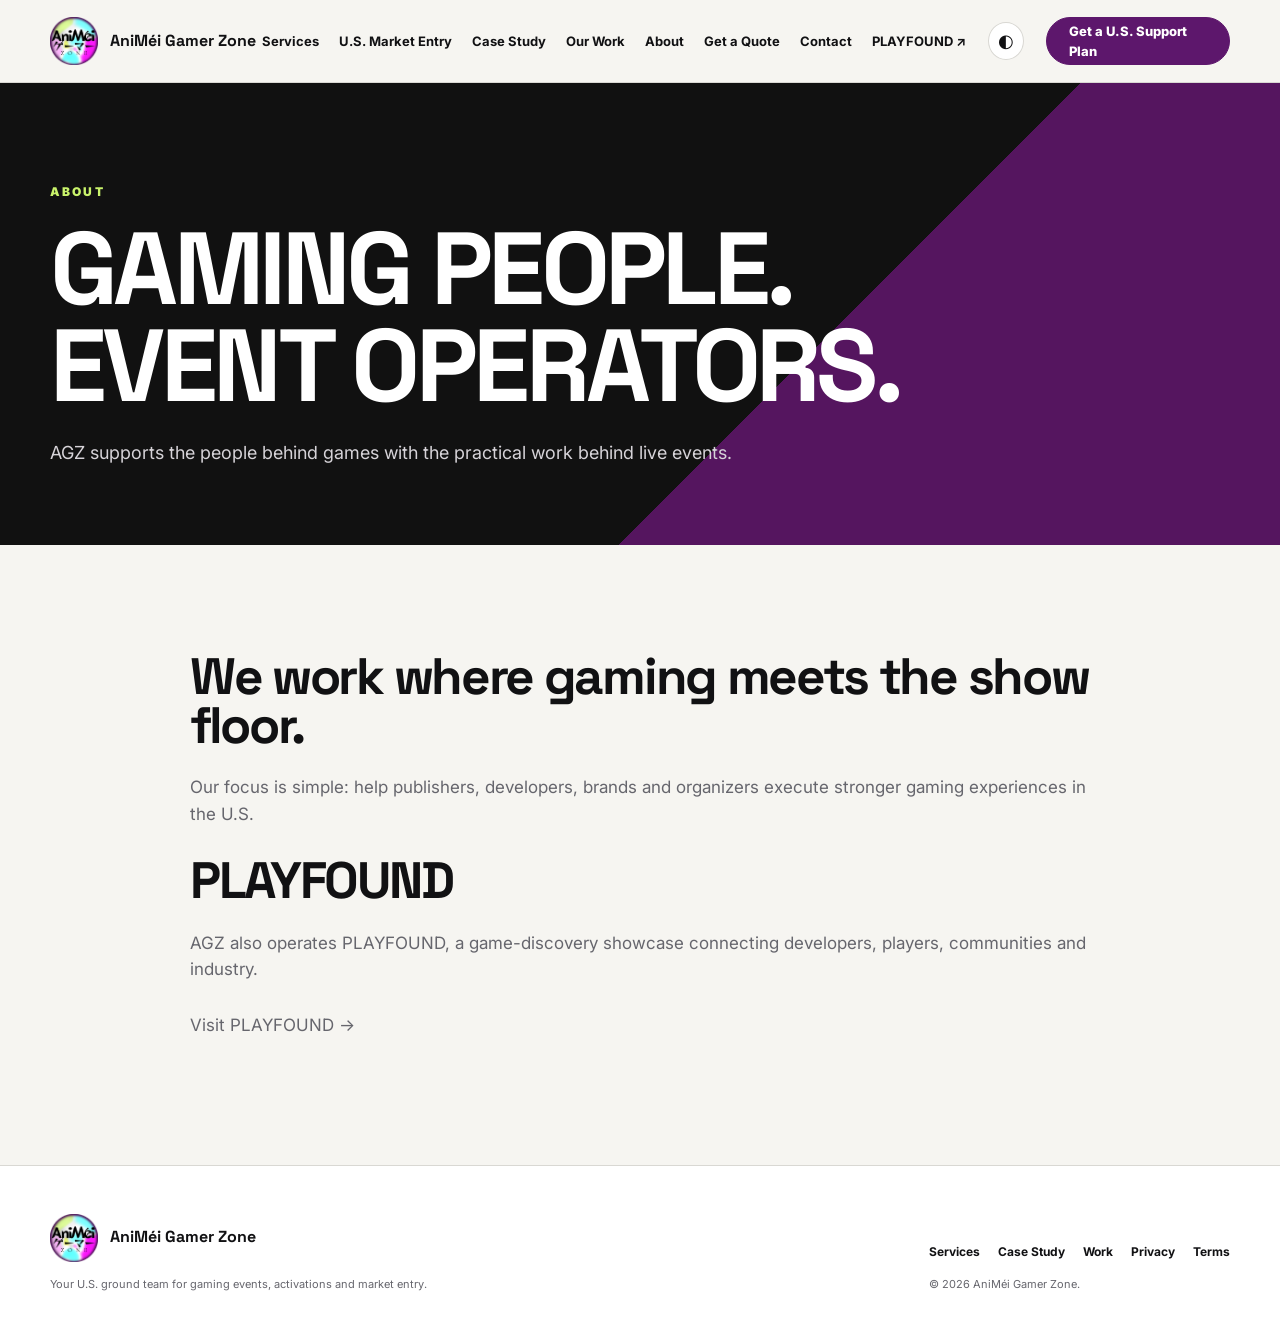
<file: about.html>
<!doctype html><html lang="en" data-theme="light"><head><meta charset="utf-8"><meta name="viewport" content="width=device-width,initial-scale=1"><title>About AniMéi Gamer Zone | U.S. Gaming Event Operations</title><meta name="description" content="Learn about AniMéi Gamer Zone, a U.S. gaming event operations team supporting publishers and developers with conventions, activations and player engagement."><link rel="canonical" href="https://animegamerzone.com/about.html"><meta name="robots" content="index,follow,max-image-preview:large"><meta property="og:title" content="About AniMéi Gamer Zone | U.S. Gaming Event Operations"><meta property="og:description" content="Learn about AniMéi Gamer Zone, a U.S. gaming event operations team supporting publishers and developers with conventions, activations and player engagement."><meta property="og:type" content="website"><meta property="og:url" content="https://animegamerzone.com/about.html"><meta property="og:site_name" content="AniMéi Gamer Zone"><meta property="og:image" content="https://animegamerzone.com/agz-logo.png"><meta property="og:image:alt" content="AniMéi Gamer Zone logo"><meta name="twitter:card" content="summary"><meta name="twitter:title" content="About AniMéi Gamer Zone | U.S. Gaming Event Operations"><meta name="twitter:description" content="Learn about AniMéi Gamer Zone, a U.S. gaming event operations team supporting publishers and developers with conventions, activations and player engagement."><meta name="twitter:image" content="https://animegamerzone.com/agz-logo.png"><link rel="preconnect" href="https://images.pexels.com"><link rel="stylesheet" href="style.css"><script type="application/ld+json">{"@context":"https://schema.org","@type":"WebPage","@id":"https://animegamerzone.com/about.html#webpage","url":"https://animegamerzone.com/about.html","name":"About AniMéi Gamer Zone | U.S. Gaming Event Operations","description":"Learn about AniMéi Gamer Zone, a U.S. gaming event operations team supporting publishers and developers with conventions, activations and player engagement.","isPartOf":{"@id":"https://animegamerzone.com/#website"},"about":{"@id":"https://animegamerzone.com/#organization"},"inLanguage":"en-US"}</script><link rel="icon" href="favicon.ico" sizes="any"><link rel="icon" type="image/png" sizes="32x32" href="favicon-32x32.png"><link rel="icon" type="image/png" sizes="16x16" href="favicon-16x16.png"><link rel="apple-touch-icon" sizes="180x180" href="apple-touch-icon.png"></head><body><header><div class="wrap nav"><a class="brand" href="index.html"><img class="brand-logo" src="agz-logo.png" alt="AniMéi Gamer Zone logo"><span>AniMéi Gamer Zone</span></a><nav><a href="services.html">Services</a><a href="market-entry.html">U.S. Market Entry</a><a href="case-study-soft-source-pax-east.html">Case Study</a><a href="work.html">Our Work</a><a href="about.html">About</a><a href="request-event-support.html">Get a Quote</a><a href="contact.html">Contact</a><a href="https://playfoundnyc.com/" target="_blank" rel="noopener">PLAYFOUND ↗</a></nav><button class="theme" data-theme-toggle aria-label="Toggle theme">◐</button><a class="btn primary" href="request-event-support.html">Get a U.S. Support Plan</a></div></header><main><section class="page-hero"><div class="wrap"><div class="eyebrow">About</div><h1>GAMING PEOPLE.<br>EVENT OPERATORS.</h1><p>AGZ supports the people behind games with the practical work behind live events.</p></div></section><section><div class="wrap content"><h2>We work where gaming meets the show floor.</h2><p>Our focus is simple: help publishers, developers, brands and organizers execute stronger gaming experiences in the U.S.</p><h2>PLAYFOUND</h2><p>AGZ also operates PLAYFOUND, a game-discovery showcase connecting developers, players, communities and industry.</p><p><a href="https://playfoundnyc.com/" target="_blank" rel="noopener">Visit PLAYFOUND →</a></p></div></section></main><footer><div class="wrap footer"><div><div class="brand"><img class="brand-logo" src="agz-logo.png" alt="AniMéi Gamer Zone logo"><span>AniMéi Gamer Zone</span></div><p class="fine">Your U.S. ground team for gaming events, activations and market entry.</p></div><div><div class="footer-links"><a href="services.html">Services</a><a href="case-study-soft-source-pax-east.html">Case Study</a><a href="work.html">Work</a><a href="privacy.html">Privacy</a><a href="terms.html">Terms</a></div><p class="fine">© 2026 AniMéi Gamer Zone.</p></div></div></footer><script>
const r=document.documentElement,s=localStorage.getItem('agz-theme');if(s)r.dataset.theme=s;
document.addEventListener('click',e=>{if(e.target.closest('[data-theme-toggle]')){const n=r.dataset.theme==='dark'?'light':'dark';r.dataset.theme=n;localStorage.setItem('agz-theme',n)}})
</script></body></html>
</file>
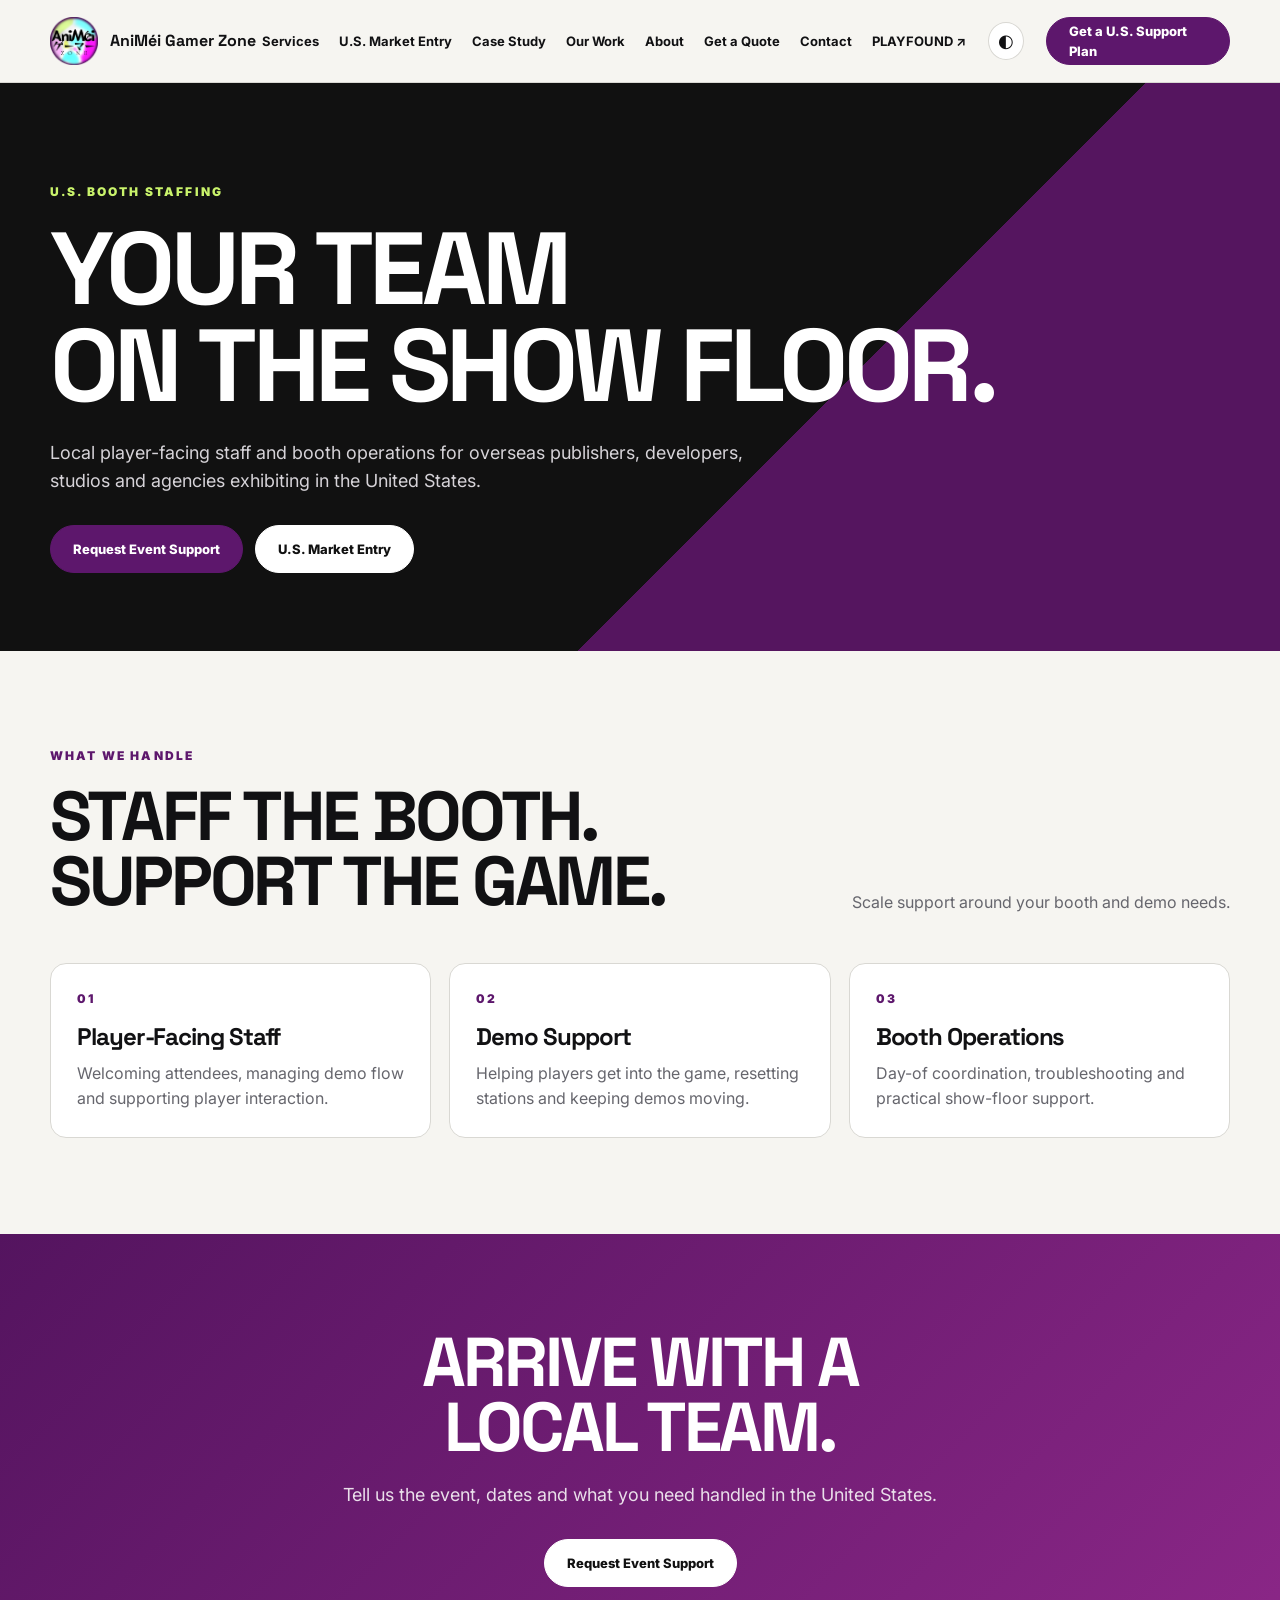
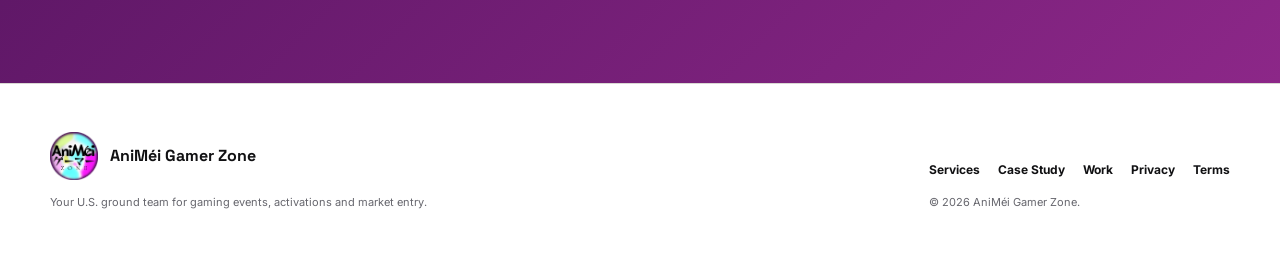
<file: booth-staffing.html>
<!doctype html><html lang="en" data-theme="light"><head><meta charset="utf-8"><meta name="viewport" content="width=device-width,initial-scale=1"><title>Gaming Convention Booth Staffing in the U.S. | AGZ</title><meta name="description" content="U.S. booth staffing and show-floor support for international game publishers and developers exhibiting at gaming conventions and events."><link rel="canonical" href="https://animegamerzone.com/booth-staffing.html"><meta name="robots" content="index,follow,max-image-preview:large"><meta property="og:title" content="Gaming Convention Booth Staffing in the U.S. | AGZ"><meta property="og:description" content="U.S. booth staffing and show-floor support for international game publishers and developers exhibiting at gaming conventions and events."><meta property="og:type" content="website"><meta property="og:url" content="https://animegamerzone.com/booth-staffing.html"><meta property="og:site_name" content="AniMéi Gamer Zone"><meta property="og:image" content="https://animegamerzone.com/agz-logo.png"><meta property="og:image:alt" content="AniMéi Gamer Zone logo"><meta name="twitter:card" content="summary"><meta name="twitter:title" content="Gaming Convention Booth Staffing in the U.S. | AGZ"><meta name="twitter:description" content="U.S. booth staffing and show-floor support for international game publishers and developers exhibiting at gaming conventions and events."><meta name="twitter:image" content="https://animegamerzone.com/agz-logo.png"><link rel="stylesheet" href="style.css"><script type="application/ld+json">{"@context":"https://schema.org","@type":"Service","@id":"https://animegamerzone.com/booth-staffing.html#service","name":"Gaming convention booth staffing","url":"https://animegamerzone.com/booth-staffing.html","description":"U.S. booth staffing and show-floor support for international game publishers and developers exhibiting at gaming conventions and events.","provider":{"@id":"https://animegamerzone.com/#organization"},"areaServed":{"@type":"Country","name":"United States"},"audience":{"@type":"BusinessAudience","audienceType":"International game publishers, developers, studios and agencies"}}</script><link rel="icon" href="favicon.ico" sizes="any"><link rel="icon" type="image/png" sizes="32x32" href="favicon-32x32.png"><link rel="icon" type="image/png" sizes="16x16" href="favicon-16x16.png"><link rel="apple-touch-icon" sizes="180x180" href="apple-touch-icon.png"></head><body><header><div class="wrap nav"><a class="brand" href="index.html"><img class="brand-logo" src="agz-logo.png" alt="AniMéi Gamer Zone logo"><span>AniMéi Gamer Zone</span></a><nav><a href="services.html">Services</a><a href="market-entry.html">U.S. Market Entry</a><a href="case-study-soft-source-pax-east.html">Case Study</a><a href="work.html">Our Work</a><a href="about.html">About</a><a href="request-event-support.html">Get a Quote</a><a href="contact.html">Contact</a><a href="https://playfoundnyc.com/" target="_blank" rel="noopener">PLAYFOUND ↗</a></nav><button class="theme" data-theme-toggle aria-label="Toggle theme">◐</button><a class="btn primary" href="request-event-support.html">Get a U.S. Support Plan</a></div></header><main><section class="page-hero"><div class="wrap"><div class="eyebrow">U.S. Booth Staffing</div><h1>YOUR TEAM<br>ON THE SHOW FLOOR.</h1><p>Local player-facing staff and booth operations for overseas publishers, developers, studios and agencies exhibiting in the United States.</p><div class="actions"><a class="btn primary" href="request-event-support.html">Request Event Support</a><a class="btn white" href="market-entry.html">U.S. Market Entry</a></div></div></section><section><div class="wrap"><div class="head"><div><div class="eyebrow">What we handle</div><h2>STAFF THE BOOTH.<br>SUPPORT THE GAME.</h2></div><p>Scale support around your booth and demo needs.</p></div><div class="seo-grid"><article class="seo-card"><div class="eyebrow">01</div><h3>Player-Facing Staff</h3><p>Welcoming attendees, managing demo flow and supporting player interaction.</p></article><article class="seo-card"><div class="eyebrow">02</div><h3>Demo Support</h3><p>Helping players get into the game, resetting stations and keeping demos moving.</p></article><article class="seo-card"><div class="eyebrow">03</div><h3>Booth Operations</h3><p>Day-of coordination, troubleshooting and practical show-floor support.</p></article></div></div></section><section class="cta"><div class="wrap"><h2>ARRIVE WITH A<br>LOCAL TEAM.</h2><p>Tell us the event, dates and what you need handled in the United States.</p><div class="actions"><a class="btn white" href="request-event-support.html">Request Event Support</a></div></div></section></main><footer><div class="wrap footer"><div><div class="brand"><img class="brand-logo" src="agz-logo.png" alt="AniMéi Gamer Zone logo"><span>AniMéi Gamer Zone</span></div><p class="fine">Your U.S. ground team for gaming events, activations and market entry.</p></div><div><div class="footer-links"><a href="services.html">Services</a><a href="case-study-soft-source-pax-east.html">Case Study</a><a href="work.html">Work</a><a href="privacy.html">Privacy</a><a href="terms.html">Terms</a></div><p class="fine">© 2026 AniMéi Gamer Zone.</p></div></div></footer><script>const r=document.documentElement,s=localStorage.getItem('agz-theme');if(s)r.dataset.theme=s;document.addEventListener('click',e=>{if(e.target.closest('[data-theme-toggle]')){const n=r.dataset.theme==='dark'?'light':'dark';r.dataset.theme=n;localStorage.setItem('agz-theme',n)}})</script></body></html>
</file>
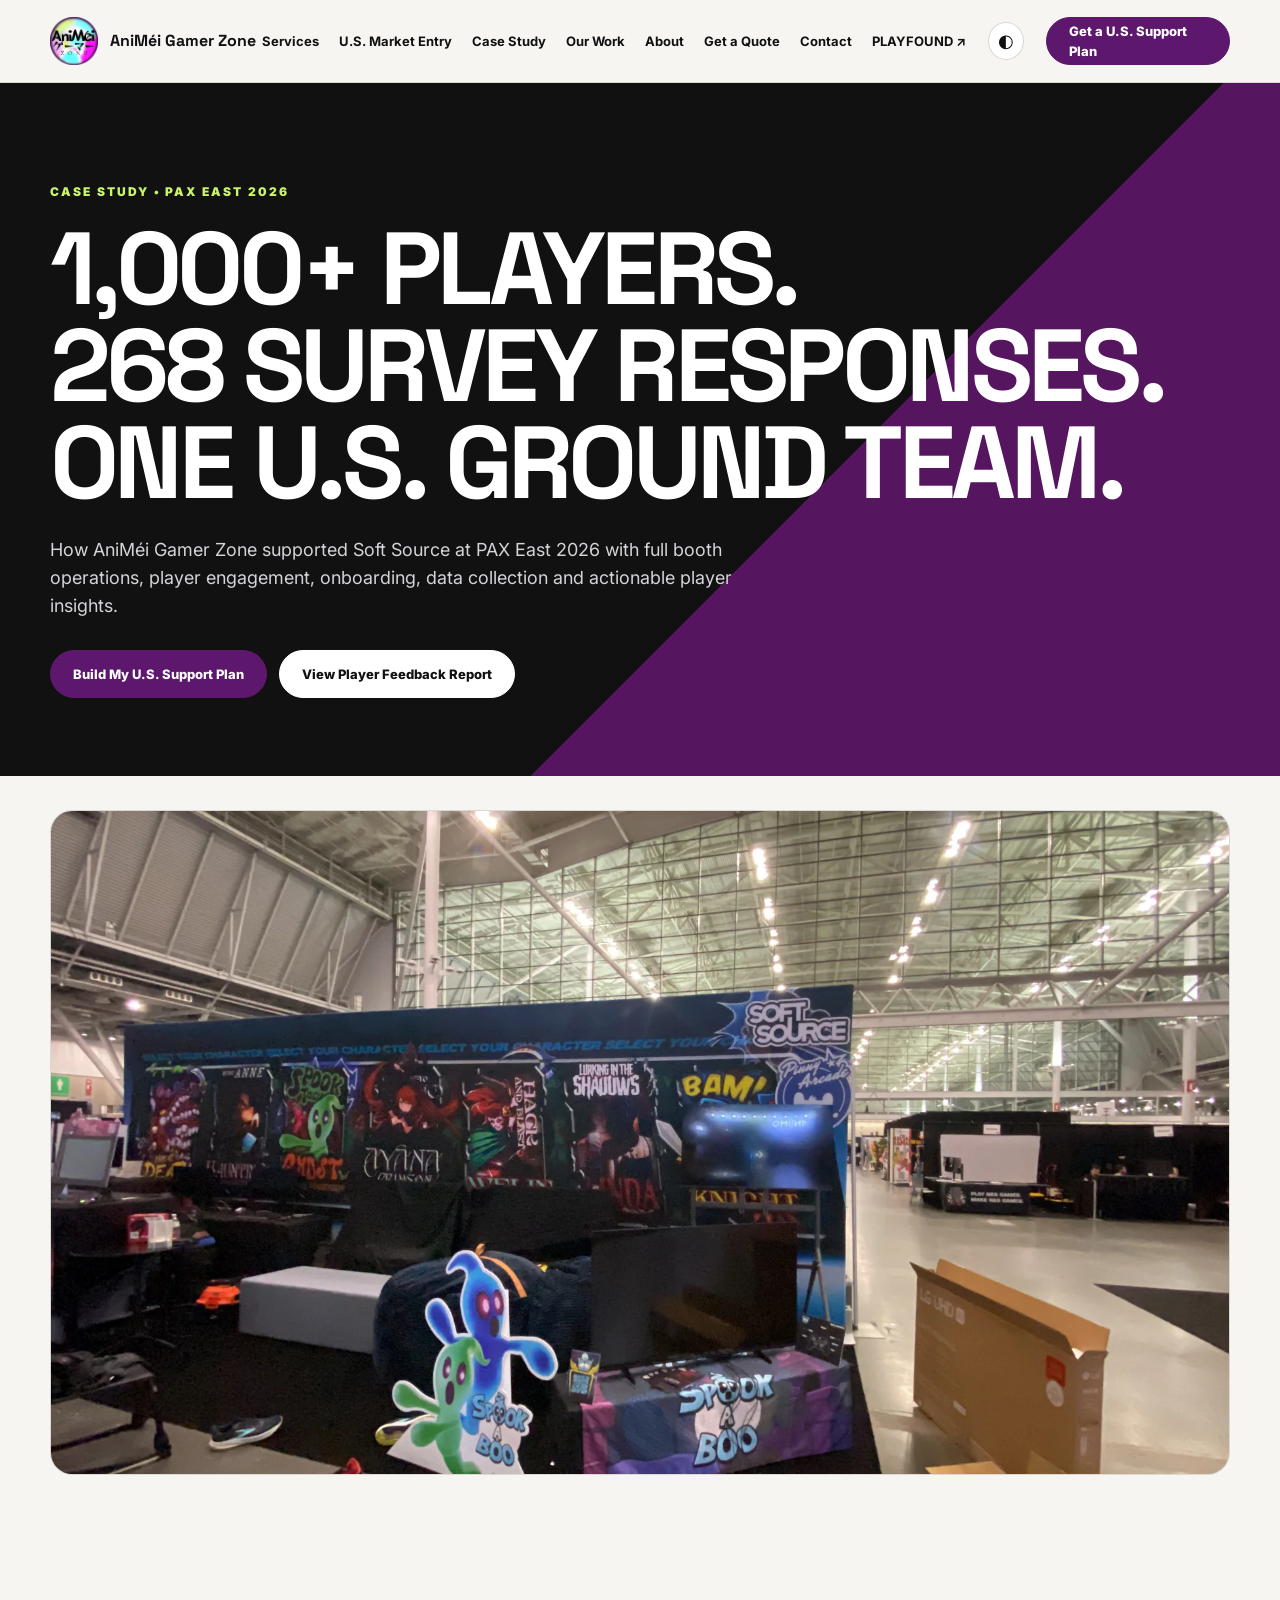
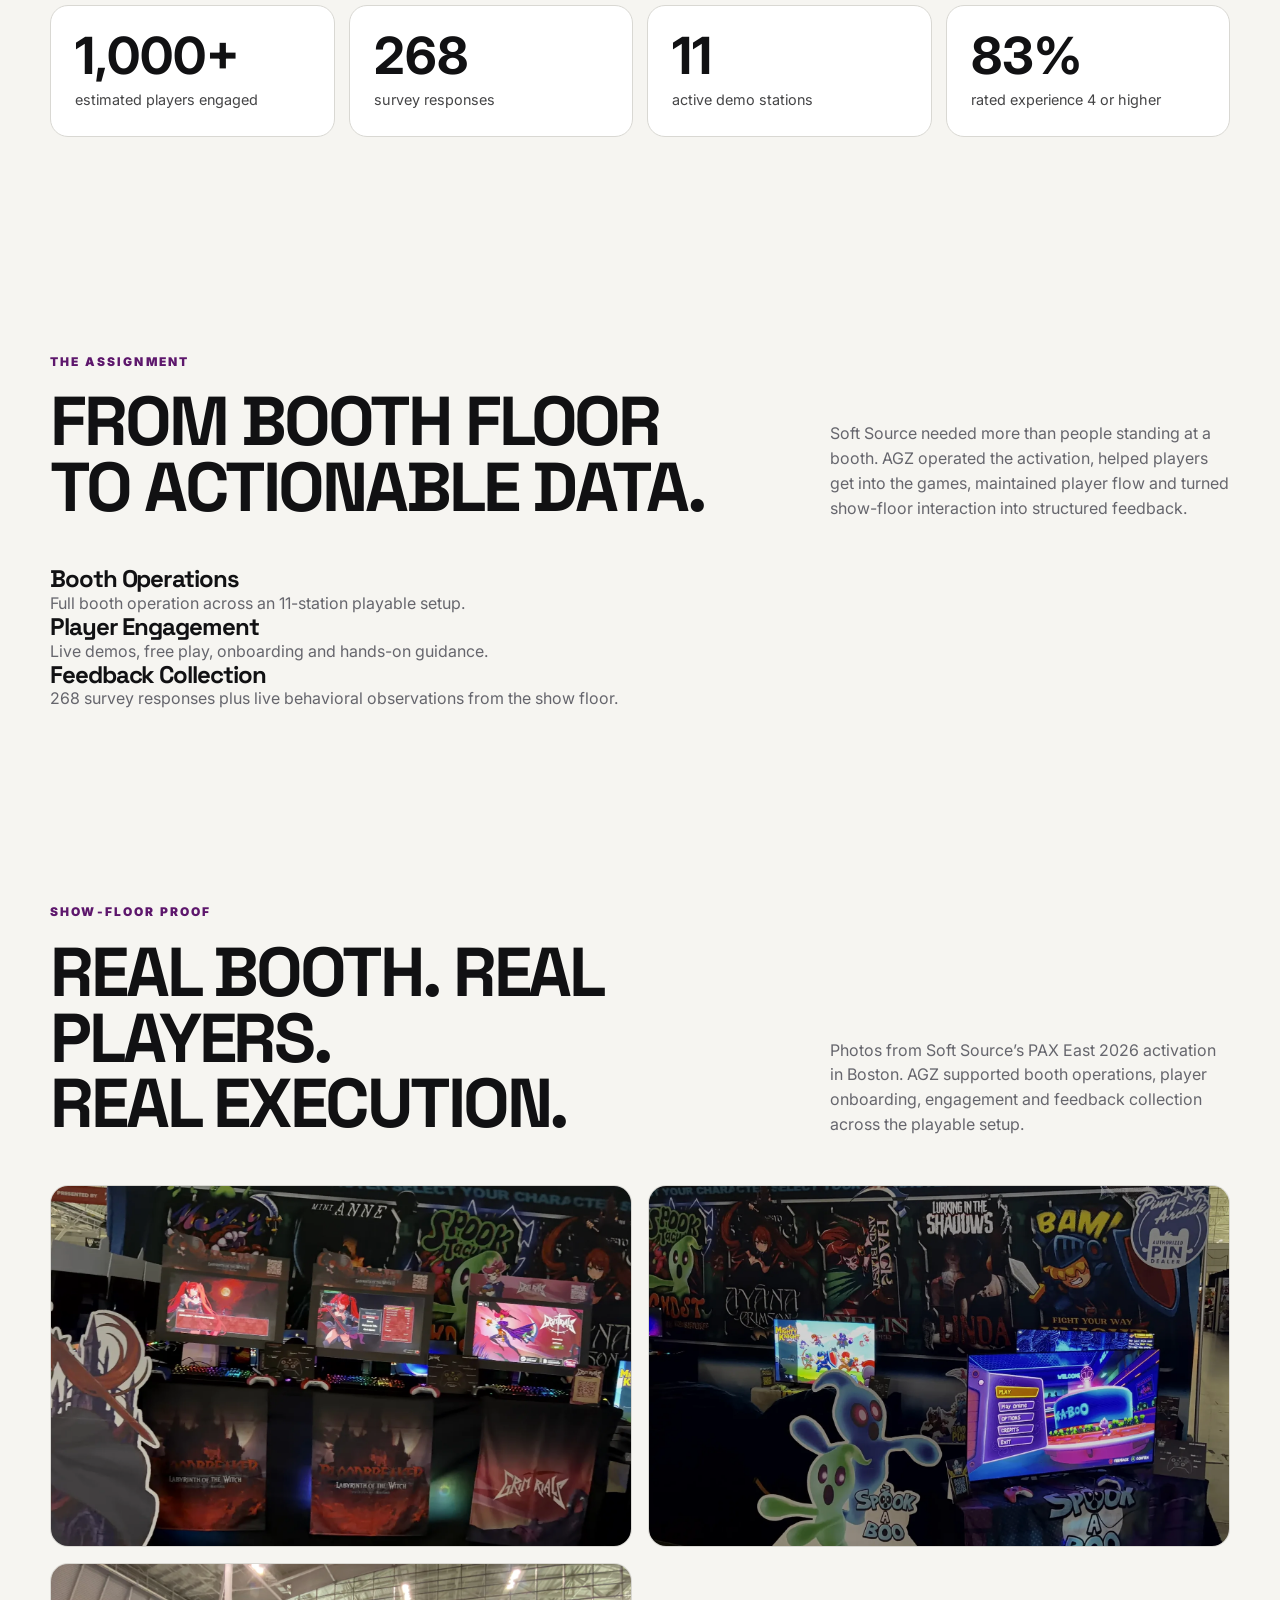
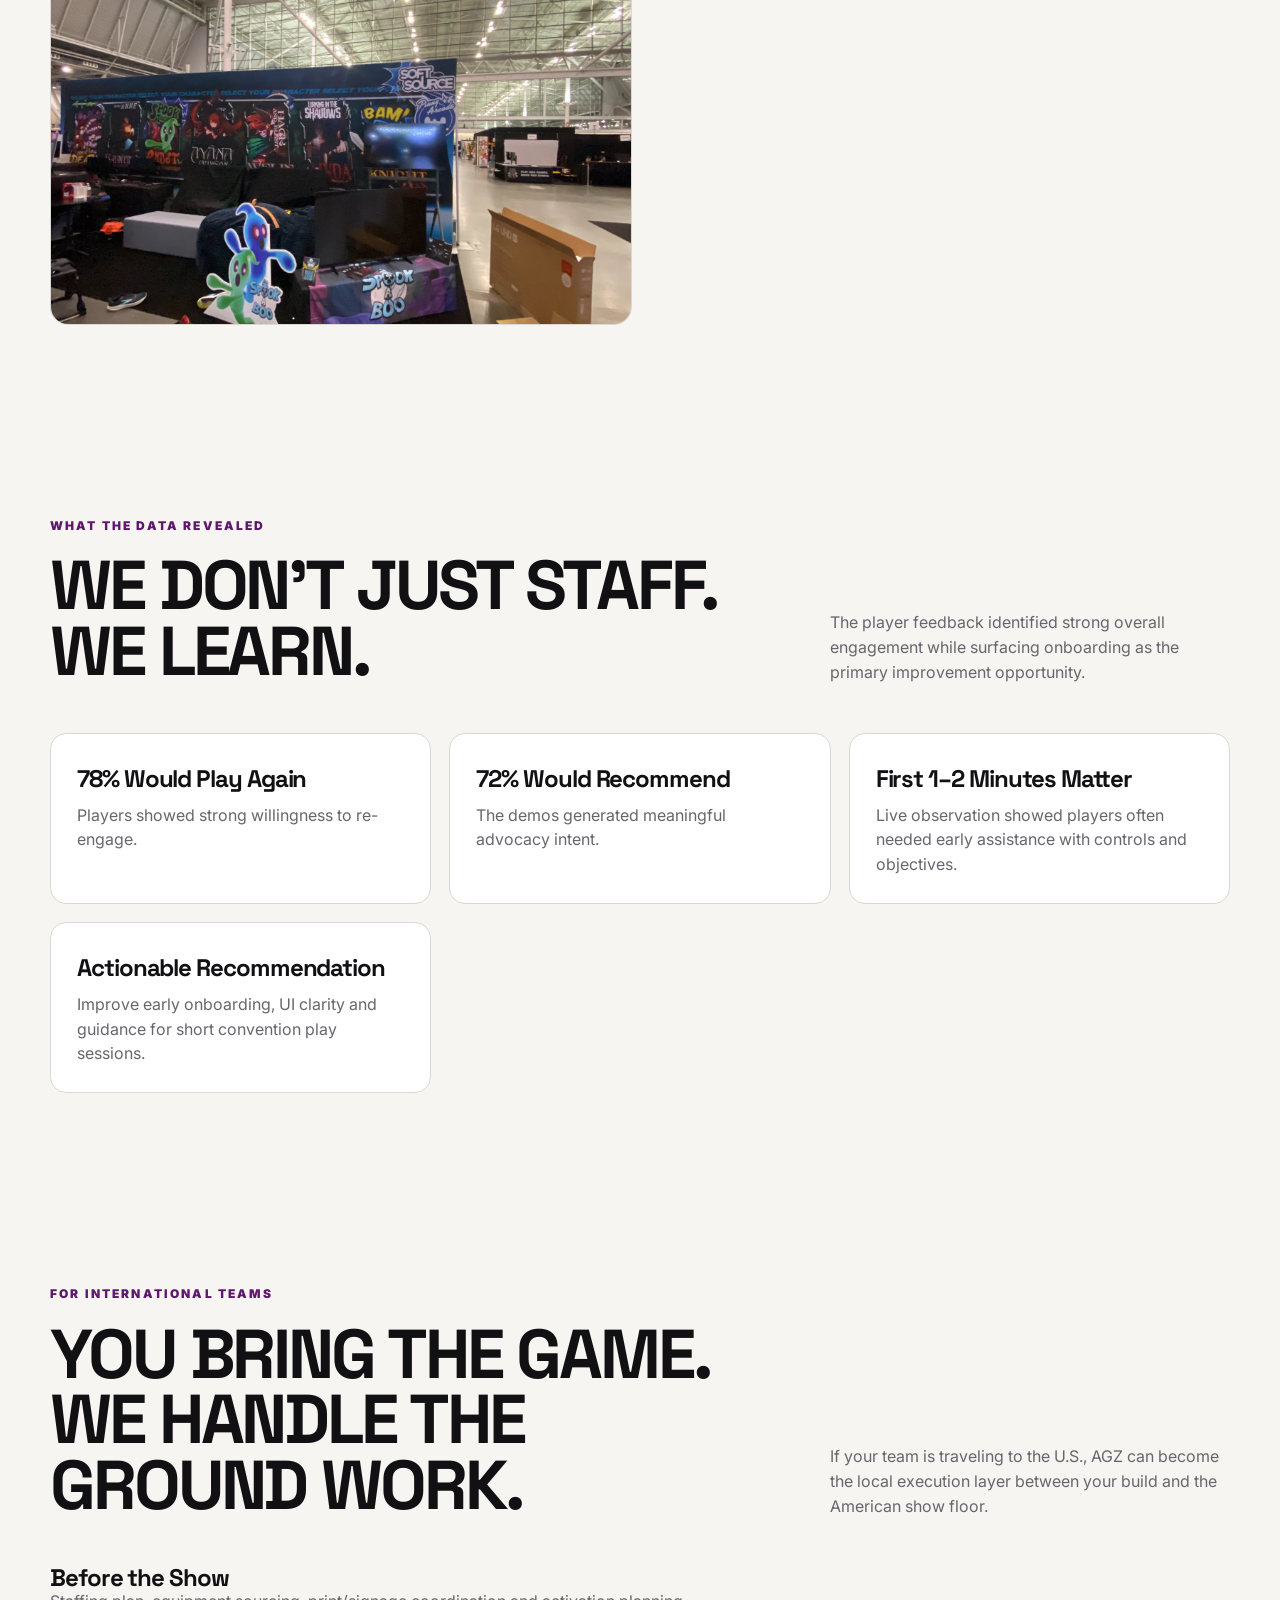
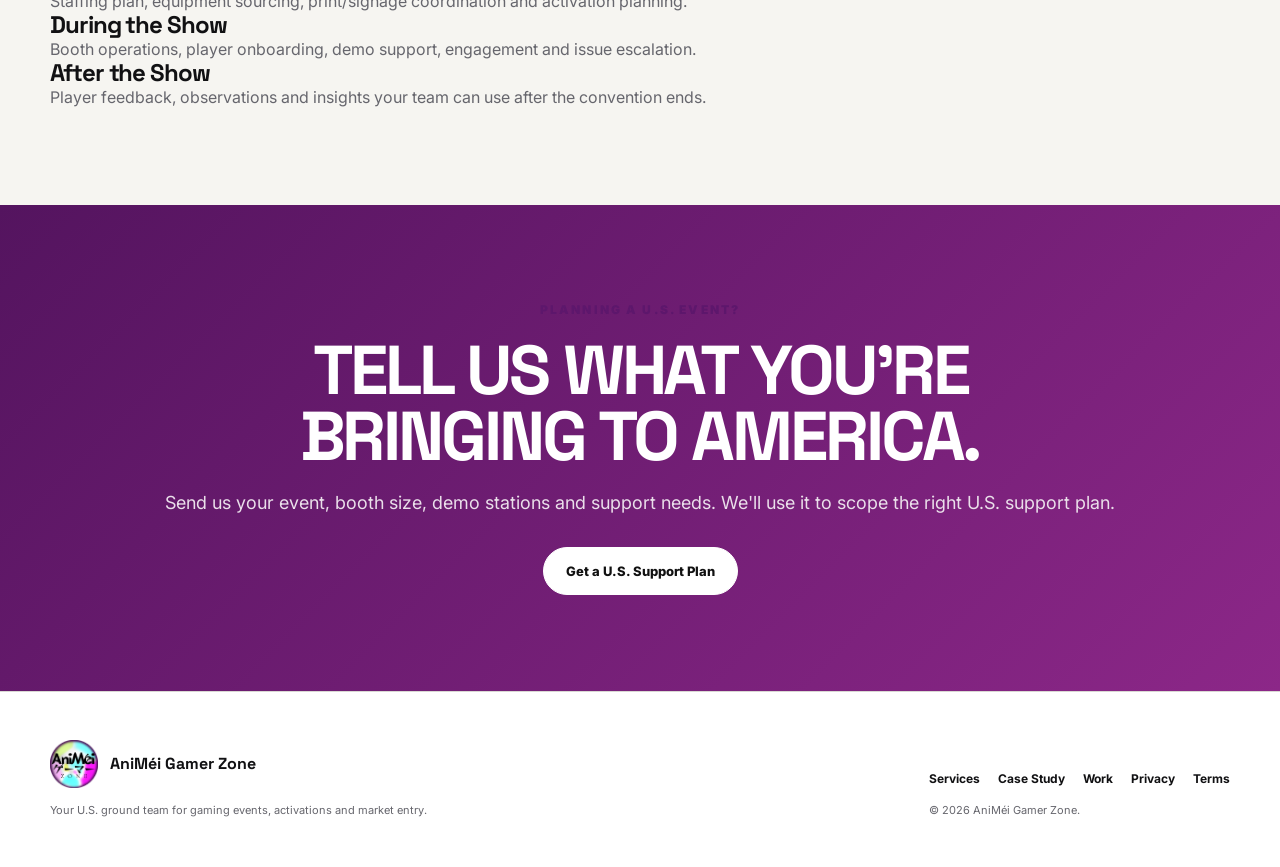
<file: case-study-soft-source-pax-east.html>
<!doctype html><html lang="en" data-theme="light"><head><meta charset="utf-8"><meta name="viewport" content="width=device-width,initial-scale=1"><title>Soft Source PAX East 2026 Case Study | AniMéi Gamer Zone</title><meta name="description" content="See how AGZ supported Soft Source at PAX East 2026 with 11 demo stations, 1,000+ estimated players engaged, 268 survey responses and actionable player insights."><link rel="canonical" href="https://animegamerzone.com/case-study-soft-source-pax-east.html"><meta name="robots" content="index,follow,max-image-preview:large"><meta property="og:title" content="Soft Source PAX East 2026 Case Study | AniMéi Gamer Zone"><meta property="og:description" content="See how AGZ supported Soft Source at PAX East 2026 with 11 demo stations, 1,000+ estimated players engaged, 268 survey responses and actionable player insights."><meta property="og:type" content="article"><meta property="og:url" content="https://animegamerzone.com/case-study-soft-source-pax-east.html"><meta property="og:site_name" content="AniMéi Gamer Zone"><meta property="og:image" content="https://animegamerzone.com/assets/images/pax-east-2026/pax-east-soft-source-8.webp"><meta name="twitter:card" content="summary"><link rel="stylesheet" href="style.css"><script type="application/ld+json">{"@context":"https://schema.org","@type":"Article","headline":"Soft Source at PAX East 2026 \u2014 AniM\u00e9i Gamer Zone Case Study","description":"Case study of AniM\u00e9i Gamer Zone booth operations, player engagement and player feedback collection for Soft Source at PAX East 2026.","mainEntityOfPage":"https://animegamerzone.com/case-study-soft-source-pax-east.html","author":{"@id":"https://animegamerzone.com/#organization"},"publisher":{"@id":"https://animegamerzone.com/#organization"}}</script><link rel="icon" href="favicon.ico" sizes="any"><link rel="icon" type="image/png" sizes="32x32" href="favicon-32x32.png"><link rel="apple-touch-icon" sizes="180x180" href="apple-touch-icon.png"></head><body><header><div class="wrap nav"><a class="brand" href="index.html"><img class="brand-logo" src="agz-logo.png" alt="AniMéi Gamer Zone logo"><span>AniMéi Gamer Zone</span></a><nav><a href="services.html">Services</a><a href="market-entry.html">U.S. Market Entry</a><a href="case-study-soft-source-pax-east.html">Case Study</a><a href="work.html">Our Work</a><a href="about.html">About</a><a href="request-event-support.html">Get a Quote</a><a href="contact.html">Contact</a><a href="https://playfoundnyc.com/" target="_blank" rel="noopener">PLAYFOUND ↗</a></nav><button class="theme" data-theme-toggle aria-label="Toggle theme">◐</button><a class="btn primary" href="request-event-support.html">Get a U.S. Support Plan</a></div></header><main>
<section class="page-hero"><div class="wrap"><div class="eyebrow">Case Study • PAX East 2026</div><h1>1,000+ PLAYERS.<br>268 SURVEY RESPONSES.<br>ONE U.S. GROUND TEAM.</h1><p>How AniMéi Gamer Zone supported Soft Source at PAX East 2026 with full booth operations, player engagement, onboarding, data collection and actionable player insights.</p><div class="actions"><a class="btn primary" href="request-event-support.html">Build My U.S. Support Plan</a><a class="btn white" href="soft-source-pax-east-2026-player-feedback.pdf" target="_blank">View Player Feedback Report</a></div></div></section>
<section class="case-photo-hero"><div class="wrap"><img src="assets/images/pax-east-2026/pax-east-soft-source-8.webp" alt="Soft Source booth at PAX East 2026 operated with support from AniMéi Gamer Zone" fetchpriority="high"></div></section><section><div class="wrap"><div class="proof-strip"><div><strong>1,000+</strong><span>estimated players engaged</span></div><div><strong>268</strong><span>survey responses</span></div><div><strong>11</strong><span>active demo stations</span></div><div><strong>83%</strong><span>rated experience 4 or higher</span></div></div></div></section>
<section><div class="wrap"><div class="head"><div><div class="eyebrow">The assignment</div><h2>FROM BOOTH FLOOR<br>TO ACTIONABLE DATA.</h2></div><p>Soft Source needed more than people standing at a booth. AGZ operated the activation, helped players get into the games, maintained player flow and turned show-floor interaction into structured feedback.</p></div><div class="cards"><article class="card"><h3>Booth Operations</h3><p>Full booth operation across an 11-station playable setup.</p></article><article class="card"><h3>Player Engagement</h3><p>Live demos, free play, onboarding and hands-on guidance.</p></article><article class="card"><h3>Feedback Collection</h3><p>268 survey responses plus live behavioral observations from the show floor.</p></article></div></div></section>
<section><div class="wrap"><div class="head"><div><div class="eyebrow">Show-floor proof</div><h2>REAL BOOTH. REAL PLAYERS.<br>REAL EXECUTION.</h2></div><p>Photos from Soft Source’s PAX East 2026 activation in Boston. AGZ supported booth operations, player onboarding, engagement and feedback collection across the playable setup.</p></div><div class="case-gallery"><figure><img src="assets/images/pax-east-2026/pax-east-soft-source-5.webp" alt="Soft Source demo stations at PAX East 2026" loading="lazy"></figure><figure><img src="assets/images/pax-east-2026/pax-east-soft-source-6.webp" alt="Soft Source booth setup and gaming stations at PAX East 2026" loading="lazy"></figure><figure><img src="assets/images/pax-east-2026/pax-east-soft-source-8.webp" alt="Soft Source booth and gaming hardware at PAX East 2026" loading="lazy"></figure></div></div></section><section class="dark"><div class="wrap"><div class="head"><div><div class="eyebrow">What the data revealed</div><h2>WE DON'T JUST STAFF.<br>WE LEARN.</h2></div><p>The player feedback identified strong overall engagement while surfacing onboarding as the primary improvement opportunity.</p></div><div class="seo-grid"><div class="seo-card"><h3>78% Would Play Again</h3><p>Players showed strong willingness to re-engage.</p></div><div class="seo-card"><h3>72% Would Recommend</h3><p>The demos generated meaningful advocacy intent.</p></div><div class="seo-card"><h3>First 1–2 Minutes Matter</h3><p>Live observation showed players often needed early assistance with controls and objectives.</p></div><div class="seo-card"><h3>Actionable Recommendation</h3><p>Improve early onboarding, UI clarity and guidance for short convention play sessions.</p></div></div></div></section>
<section><div class="wrap"><div class="head"><div><div class="eyebrow">For international teams</div><h2>YOU BRING THE GAME.<br>WE HANDLE THE GROUND WORK.</h2></div><p>If your team is traveling to the U.S., AGZ can become the local execution layer between your build and the American show floor.</p></div><div class="cards"><article class="card"><h3>Before the Show</h3><p>Staffing plan, equipment sourcing, print/signage coordination and activation planning.</p></article><article class="card"><h3>During the Show</h3><p>Booth operations, player onboarding, demo support, engagement and issue escalation.</p></article><article class="card"><h3>After the Show</h3><p>Player feedback, observations and insights your team can use after the convention ends.</p></article></div></div></section>
<section class="cta"><div class="wrap"><div class="eyebrow">Planning a U.S. event?</div><h2>TELL US WHAT YOU'RE<br>BRINGING TO AMERICA.</h2><p>Send us your event, booth size, demo stations and support needs. We'll use it to scope the right U.S. support plan.</p><div class="actions" style="justify-content:center"><a class="btn white" href="request-event-support.html">Get a U.S. Support Plan</a></div></div></section></main><footer><div class="wrap footer"><div><div class="brand"><img class="brand-logo" src="agz-logo.png" alt="AniMéi Gamer Zone logo"><span>AniMéi Gamer Zone</span></div><p class="fine">Your U.S. ground team for gaming events, activations and market entry.</p></div><div><div class="footer-links"><a href="services.html">Services</a><a href="case-study-soft-source-pax-east.html">Case Study</a><a href="work.html">Work</a><a href="privacy.html">Privacy</a><a href="terms.html">Terms</a></div><p class="fine">© 2026 AniMéi Gamer Zone.</p></div></div></footer><script src="growth.js"></script></body></html>
</file>
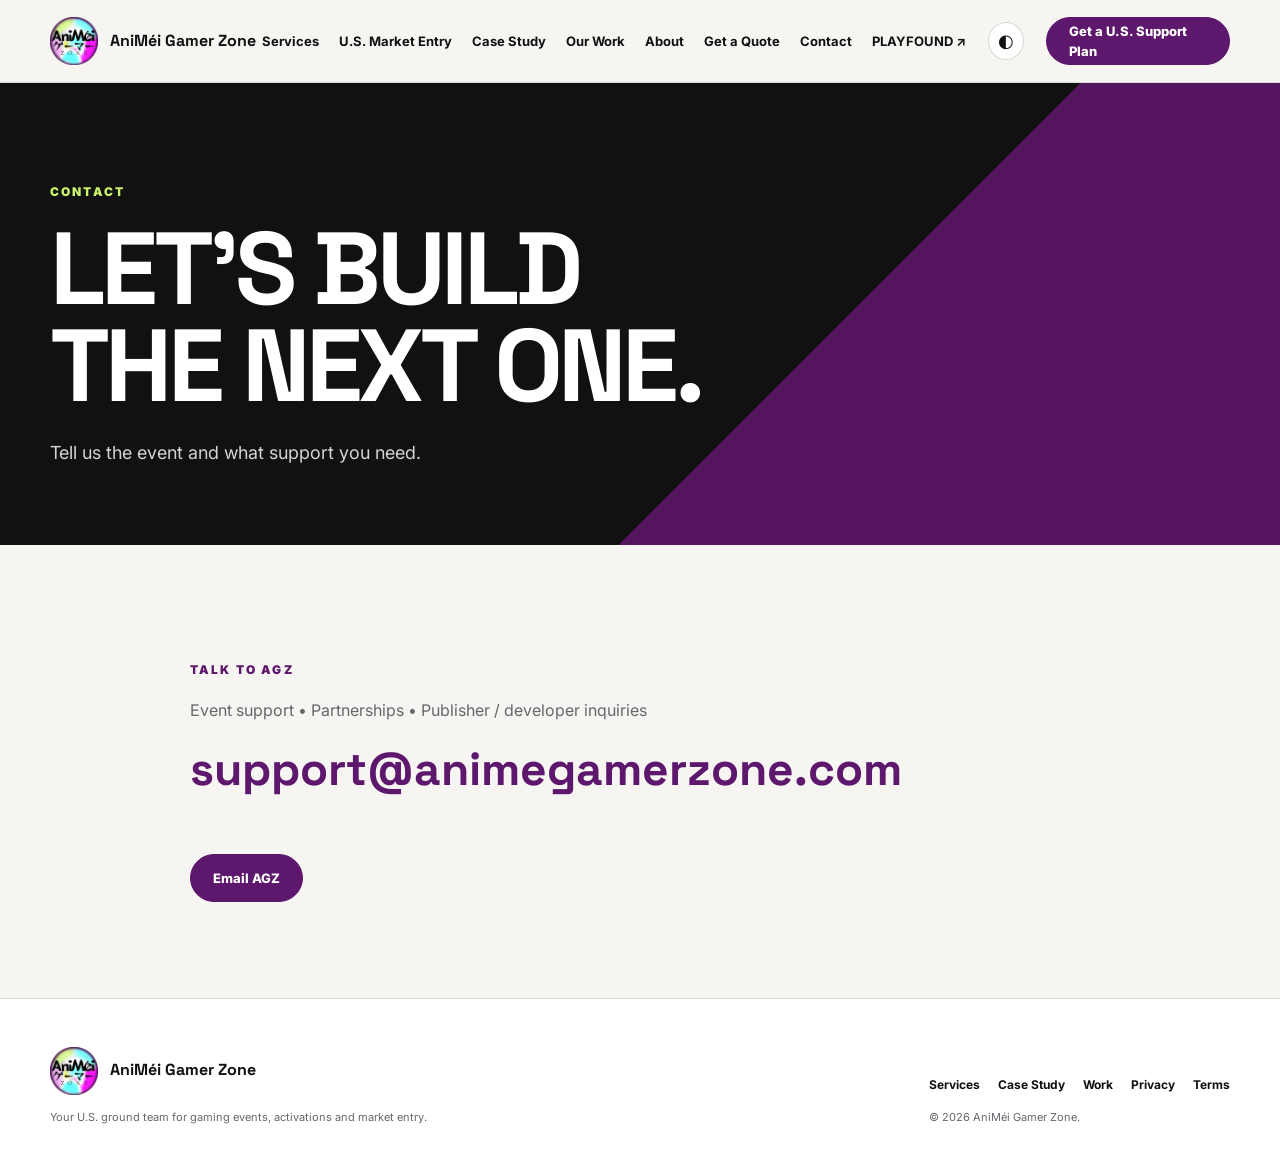
<file: contact.html>
<!doctype html><html lang="en" data-theme="light"><head><meta charset="utf-8"><meta name="viewport" content="width=device-width,initial-scale=1"><title>Contact AniMéi Gamer Zone | Gaming Event Support</title><meta name="description" content="Contact AniMéi Gamer Zone about U.S. gaming conventions, booth staffing, equipment sourcing, logistics, playtesting and event operations."><link rel="canonical" href="https://animegamerzone.com/contact.html"><meta name="robots" content="index,follow,max-image-preview:large"><meta property="og:title" content="Contact AniMéi Gamer Zone | Gaming Event Support"><meta property="og:description" content="Contact AniMéi Gamer Zone about U.S. gaming conventions, booth staffing, equipment sourcing, logistics, playtesting and event operations."><meta property="og:type" content="website"><meta property="og:url" content="https://animegamerzone.com/contact.html"><meta property="og:site_name" content="AniMéi Gamer Zone"><meta property="og:image" content="https://animegamerzone.com/agz-logo.png"><meta property="og:image:alt" content="AniMéi Gamer Zone logo"><meta name="twitter:card" content="summary"><meta name="twitter:title" content="Contact AniMéi Gamer Zone | Gaming Event Support"><meta name="twitter:description" content="Contact AniMéi Gamer Zone about U.S. gaming conventions, booth staffing, equipment sourcing, logistics, playtesting and event operations."><meta name="twitter:image" content="https://animegamerzone.com/agz-logo.png"><link rel="preconnect" href="https://images.pexels.com"><link rel="stylesheet" href="style.css"><script type="application/ld+json">{"@context":"https://schema.org","@type":"WebPage","@id":"https://animegamerzone.com/contact.html#webpage","url":"https://animegamerzone.com/contact.html","name":"Contact AniMéi Gamer Zone | Gaming Event Support","description":"Contact AniMéi Gamer Zone about U.S. gaming conventions, booth staffing, equipment sourcing, logistics, playtesting and event operations.","isPartOf":{"@id":"https://animegamerzone.com/#website"},"about":{"@id":"https://animegamerzone.com/#organization"},"inLanguage":"en-US"}</script><link rel="icon" href="favicon.ico" sizes="any"><link rel="icon" type="image/png" sizes="32x32" href="favicon-32x32.png"><link rel="icon" type="image/png" sizes="16x16" href="favicon-16x16.png"><link rel="apple-touch-icon" sizes="180x180" href="apple-touch-icon.png"></head><body><header><div class="wrap nav"><a class="brand" href="index.html"><img class="brand-logo" src="agz-logo.png" alt="AniMéi Gamer Zone logo"><span>AniMéi Gamer Zone</span></a><nav><a href="services.html">Services</a><a href="market-entry.html">U.S. Market Entry</a><a href="case-study-soft-source-pax-east.html">Case Study</a><a href="work.html">Our Work</a><a href="about.html">About</a><a href="request-event-support.html">Get a Quote</a><a href="contact.html">Contact</a><a href="https://playfoundnyc.com/" target="_blank" rel="noopener">PLAYFOUND ↗</a></nav><button class="theme" data-theme-toggle aria-label="Toggle theme">◐</button><a class="btn primary" href="request-event-support.html">Get a U.S. Support Plan</a></div></header><main><section class="page-hero"><div class="wrap"><div class="eyebrow">Contact</div><h1>LET'S BUILD<br>THE NEXT ONE.</h1><p>Tell us the event and what support you need.</p></div></section><section><div class="wrap contact"><div class="eyebrow">Talk to AGZ</div><p>Event support • Partnerships • Publisher / developer inquiries</p><a class="email" href="mailto:support@animegamerzone.com">support@animegamerzone.com</a><div class="actions"><a class="btn primary" href="mailto:support@animegamerzone.com?subject=Event%20Support%20Inquiry">Email AGZ</a></div></div></section></main><footer><div class="wrap footer"><div><div class="brand"><img class="brand-logo" src="agz-logo.png" alt="AniMéi Gamer Zone logo"><span>AniMéi Gamer Zone</span></div><p class="fine">Your U.S. ground team for gaming events, activations and market entry.</p></div><div><div class="footer-links"><a href="services.html">Services</a><a href="case-study-soft-source-pax-east.html">Case Study</a><a href="work.html">Work</a><a href="privacy.html">Privacy</a><a href="terms.html">Terms</a></div><p class="fine">© 2026 AniMéi Gamer Zone.</p></div></div></footer><script>
const r=document.documentElement,s=localStorage.getItem('agz-theme');if(s)r.dataset.theme=s;
document.addEventListener('click',e=>{if(e.target.closest('[data-theme-toggle]')){const n=r.dataset.theme==='dark'?'light':'dark';r.dataset.theme=n;localStorage.setItem('agz-theme',n)}})
</script></body></html>
</file>
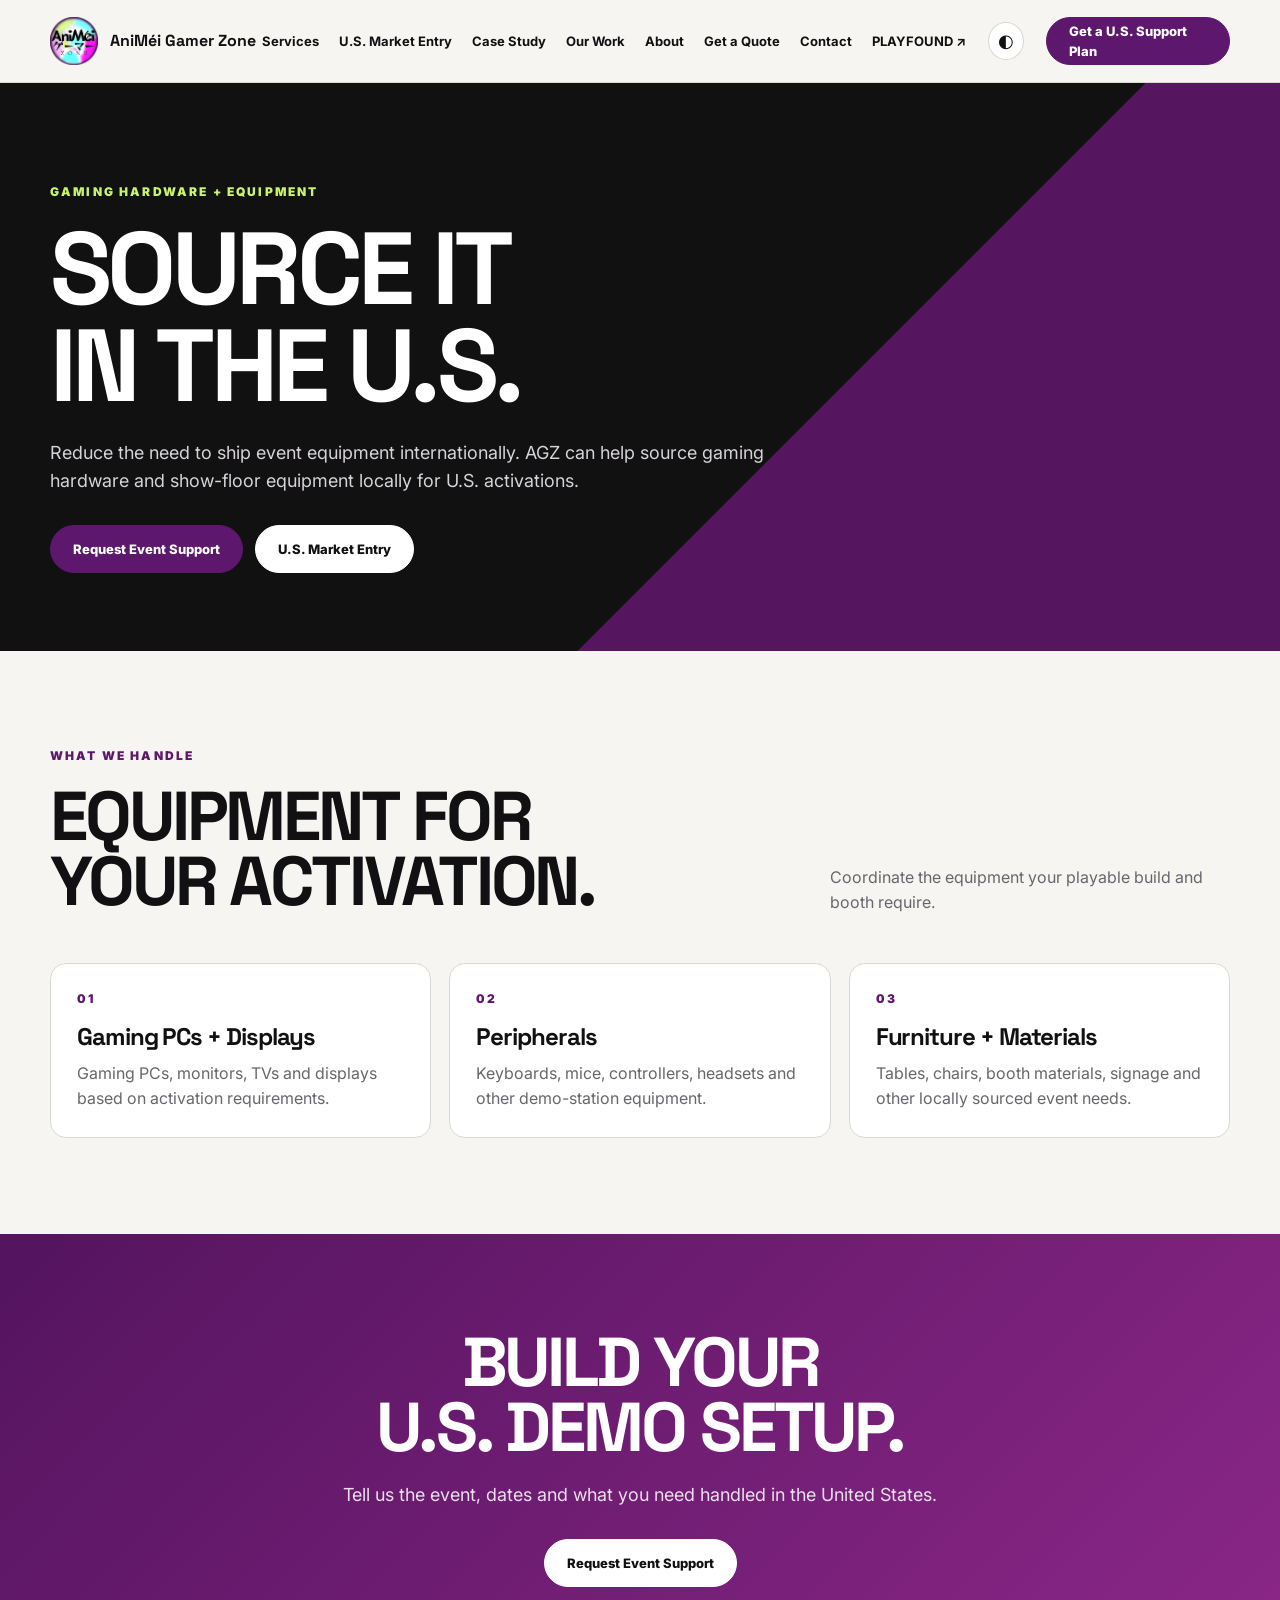
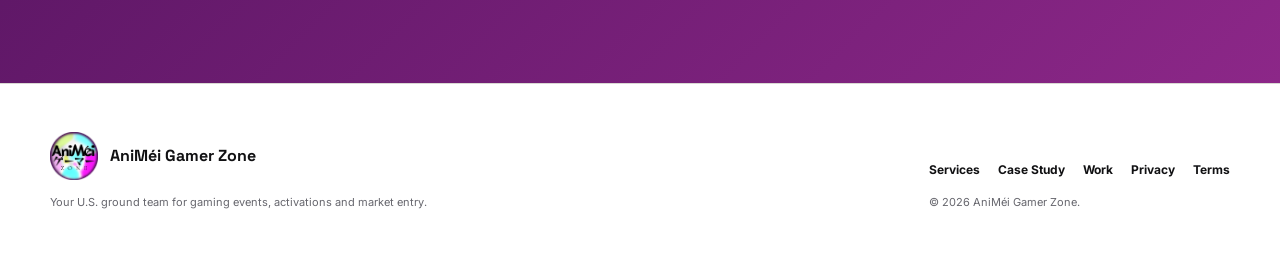
<file: gaming-hardware-rental.html>
<!doctype html><html lang="en" data-theme="light"><head><meta charset="utf-8"><meta name="viewport" content="width=device-width,initial-scale=1"><title>Gaming Hardware Rental & Event Equipment in the U.S. | AGZ</title><meta name="description" content="Gaming PC, monitor, display and peripheral sourcing for international publishers and developers exhibiting at U.S. gaming conventions."><link rel="canonical" href="https://animegamerzone.com/gaming-hardware-rental.html"><meta name="robots" content="index,follow,max-image-preview:large"><meta property="og:title" content="Gaming Hardware Rental & Event Equipment in the U.S. | AGZ"><meta property="og:description" content="Gaming PC, monitor, display and peripheral sourcing for international publishers and developers exhibiting at U.S. gaming conventions."><meta property="og:type" content="website"><meta property="og:url" content="https://animegamerzone.com/gaming-hardware-rental.html"><meta property="og:site_name" content="AniMéi Gamer Zone"><meta property="og:image" content="https://animegamerzone.com/agz-logo.png"><meta property="og:image:alt" content="AniMéi Gamer Zone logo"><meta name="twitter:card" content="summary"><meta name="twitter:title" content="Gaming Hardware Rental & Event Equipment in the U.S. | AGZ"><meta name="twitter:description" content="Gaming PC, monitor, display and peripheral sourcing for international publishers and developers exhibiting at U.S. gaming conventions."><meta name="twitter:image" content="https://animegamerzone.com/agz-logo.png"><link rel="stylesheet" href="style.css"><script type="application/ld+json">{"@context":"https://schema.org","@type":"Service","@id":"https://animegamerzone.com/gaming-hardware-rental.html#service","name":"Gaming hardware rental and event equipment sourcing","url":"https://animegamerzone.com/gaming-hardware-rental.html","description":"Gaming PC, monitor, display and peripheral sourcing for international publishers and developers exhibiting at U.S. gaming conventions.","provider":{"@id":"https://animegamerzone.com/#organization"},"areaServed":{"@type":"Country","name":"United States"},"audience":{"@type":"BusinessAudience","audienceType":"International game publishers, developers, studios and agencies"}}</script><link rel="icon" href="favicon.ico" sizes="any"><link rel="icon" type="image/png" sizes="32x32" href="favicon-32x32.png"><link rel="icon" type="image/png" sizes="16x16" href="favicon-16x16.png"><link rel="apple-touch-icon" sizes="180x180" href="apple-touch-icon.png"></head><body><header><div class="wrap nav"><a class="brand" href="index.html"><img class="brand-logo" src="agz-logo.png" alt="AniMéi Gamer Zone logo"><span>AniMéi Gamer Zone</span></a><nav><a href="services.html">Services</a><a href="market-entry.html">U.S. Market Entry</a><a href="case-study-soft-source-pax-east.html">Case Study</a><a href="work.html">Our Work</a><a href="about.html">About</a><a href="request-event-support.html">Get a Quote</a><a href="contact.html">Contact</a><a href="https://playfoundnyc.com/" target="_blank" rel="noopener">PLAYFOUND ↗</a></nav><button class="theme" data-theme-toggle aria-label="Toggle theme">◐</button><a class="btn primary" href="request-event-support.html">Get a U.S. Support Plan</a></div></header><main><section class="page-hero"><div class="wrap"><div class="eyebrow">Gaming Hardware + Equipment</div><h1>SOURCE IT<br>IN THE U.S.</h1><p>Reduce the need to ship event equipment internationally. AGZ can help source gaming hardware and show-floor equipment locally for U.S. activations.</p><div class="actions"><a class="btn primary" href="request-event-support.html">Request Event Support</a><a class="btn white" href="market-entry.html">U.S. Market Entry</a></div></div></section><section><div class="wrap"><div class="head"><div><div class="eyebrow">What we handle</div><h2>EQUIPMENT FOR<br>YOUR ACTIVATION.</h2></div><p>Coordinate the equipment your playable build and booth require.</p></div><div class="seo-grid"><article class="seo-card"><div class="eyebrow">01</div><h3>Gaming PCs + Displays</h3><p>Gaming PCs, monitors, TVs and displays based on activation requirements.</p></article><article class="seo-card"><div class="eyebrow">02</div><h3>Peripherals</h3><p>Keyboards, mice, controllers, headsets and other demo-station equipment.</p></article><article class="seo-card"><div class="eyebrow">03</div><h3>Furniture + Materials</h3><p>Tables, chairs, booth materials, signage and other locally sourced event needs.</p></article></div></div></section><section class="cta"><div class="wrap"><h2>BUILD YOUR<br>U.S. DEMO SETUP.</h2><p>Tell us the event, dates and what you need handled in the United States.</p><div class="actions"><a class="btn white" href="request-event-support.html">Request Event Support</a></div></div></section></main><footer><div class="wrap footer"><div><div class="brand"><img class="brand-logo" src="agz-logo.png" alt="AniMéi Gamer Zone logo"><span>AniMéi Gamer Zone</span></div><p class="fine">Your U.S. ground team for gaming events, activations and market entry.</p></div><div><div class="footer-links"><a href="services.html">Services</a><a href="case-study-soft-source-pax-east.html">Case Study</a><a href="work.html">Work</a><a href="privacy.html">Privacy</a><a href="terms.html">Terms</a></div><p class="fine">© 2026 AniMéi Gamer Zone.</p></div></div></footer><script>const r=document.documentElement,s=localStorage.getItem('agz-theme');if(s)r.dataset.theme=s;document.addEventListener('click',e=>{if(e.target.closest('[data-theme-toggle]')){const n=r.dataset.theme==='dark'?'light':'dark';r.dataset.theme=n;localStorage.setItem('agz-theme',n)}})</script></body></html>
</file>
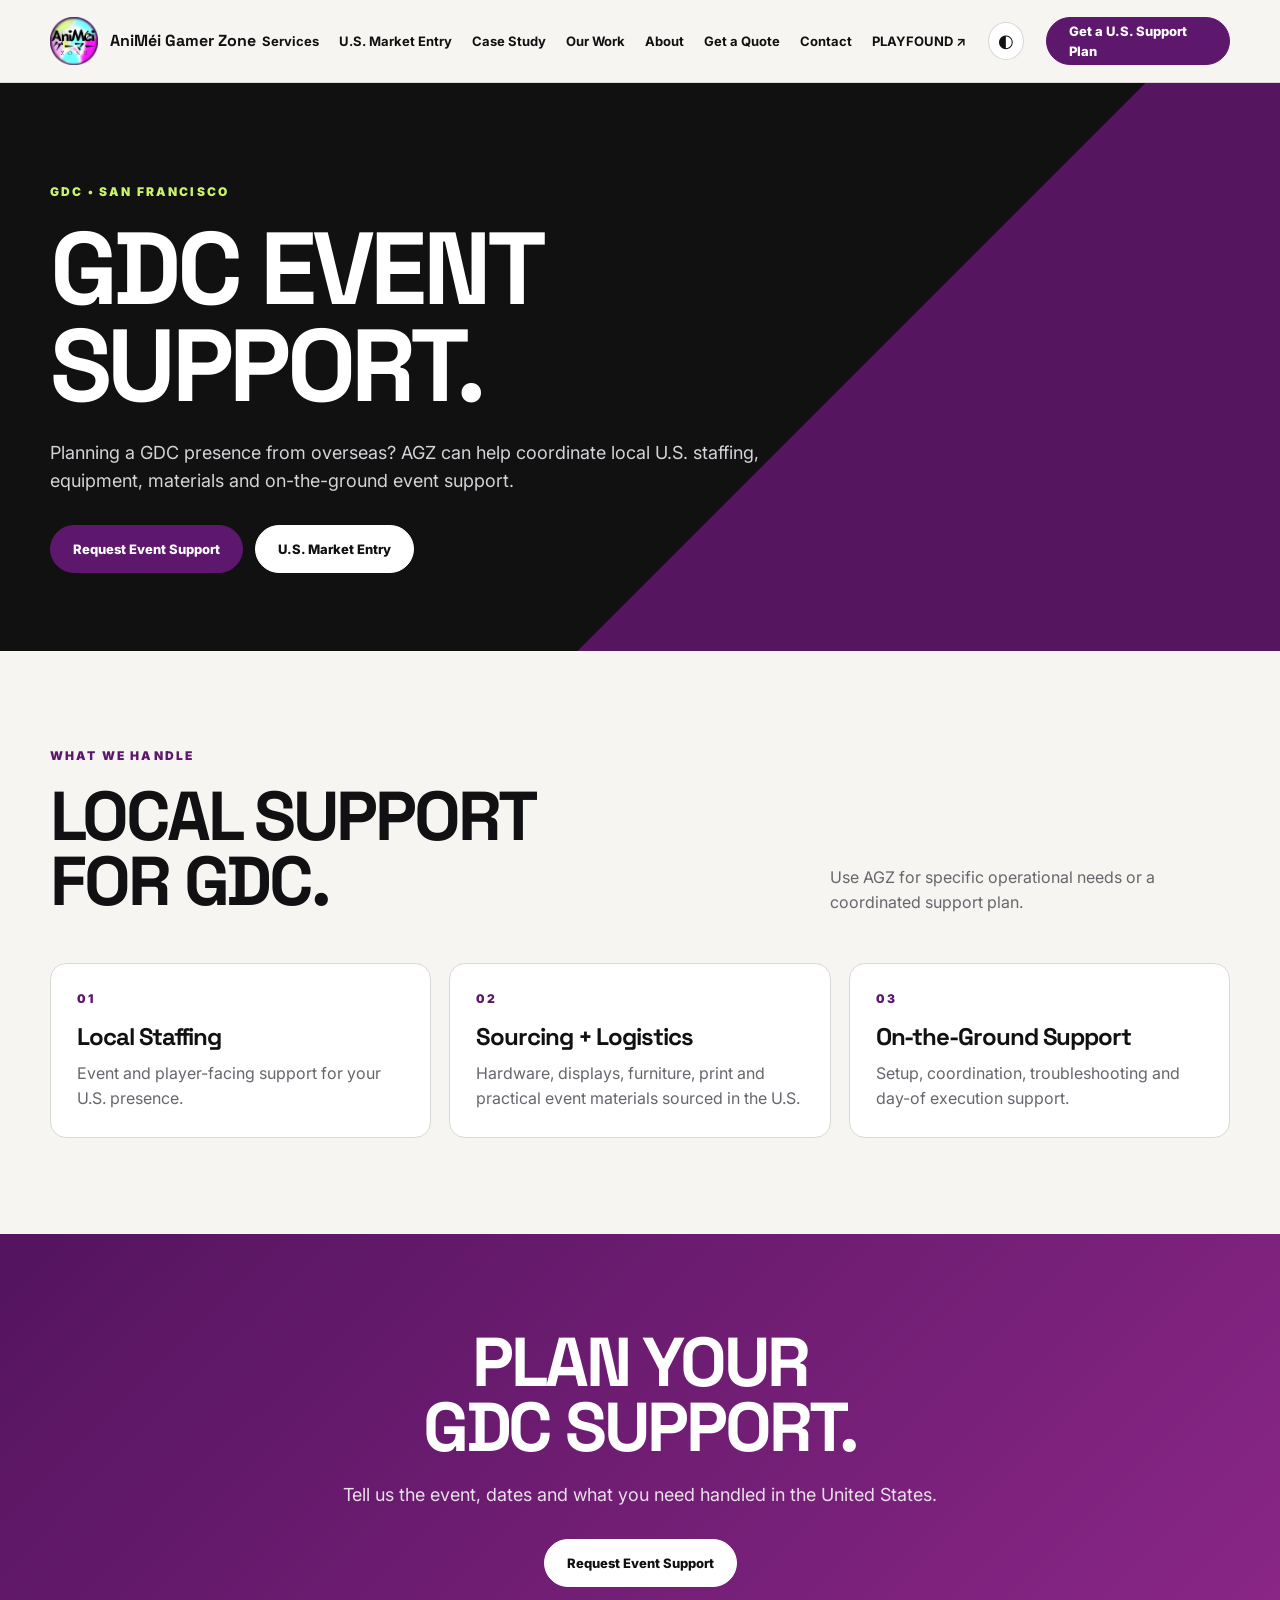
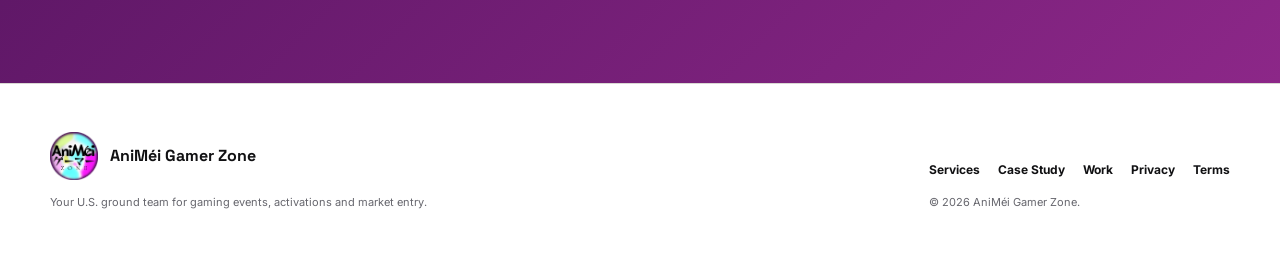
<file: gdc-support.html>
<!doctype html><html lang="en" data-theme="light"><head><meta charset="utf-8"><meta name="viewport" content="width=device-width,initial-scale=1"><title>GDC Exhibitor & Event Support for International Game Companies | AGZ</title><meta name="description" content="GDC support in San Francisco for international game publishers and developers: local staffing, hardware sourcing, logistics, print and on-site event operations."><link rel="canonical" href="https://animegamerzone.com/gdc-support.html"><meta name="robots" content="index,follow,max-image-preview:large"><meta property="og:title" content="GDC Exhibitor & Event Support for International Game Companies | AGZ"><meta property="og:description" content="GDC support in San Francisco for international game publishers and developers: local staffing, hardware sourcing, logistics, print and on-site event operations."><meta property="og:type" content="website"><meta property="og:url" content="https://animegamerzone.com/gdc-support.html"><meta property="og:site_name" content="AniMéi Gamer Zone"><meta property="og:image" content="https://animegamerzone.com/agz-logo.png"><meta property="og:image:alt" content="AniMéi Gamer Zone logo"><meta name="twitter:card" content="summary"><meta name="twitter:title" content="GDC Exhibitor & Event Support for International Game Companies | AGZ"><meta name="twitter:description" content="GDC support in San Francisco for international game publishers and developers: local staffing, hardware sourcing, logistics, print and on-site event operations."><meta name="twitter:image" content="https://animegamerzone.com/agz-logo.png"><link rel="stylesheet" href="style.css"><script type="application/ld+json">{"@context":"https://schema.org","@type":"Service","@id":"https://animegamerzone.com/gdc-support.html#service","name":"GDC exhibitor and event support","url":"https://animegamerzone.com/gdc-support.html","description":"GDC support in San Francisco for international game publishers and developers: local staffing, hardware sourcing, logistics, print and on-site event operations.","provider":{"@id":"https://animegamerzone.com/#organization"},"areaServed":{"@type":"Country","name":"United States"},"audience":{"@type":"BusinessAudience","audienceType":"International game publishers, developers, studios and agencies"}}</script><link rel="icon" href="favicon.ico" sizes="any"><link rel="icon" type="image/png" sizes="32x32" href="favicon-32x32.png"><link rel="icon" type="image/png" sizes="16x16" href="favicon-16x16.png"><link rel="apple-touch-icon" sizes="180x180" href="apple-touch-icon.png"></head><body><header><div class="wrap nav"><a class="brand" href="index.html"><img class="brand-logo" src="agz-logo.png" alt="AniMéi Gamer Zone logo"><span>AniMéi Gamer Zone</span></a><nav><a href="services.html">Services</a><a href="market-entry.html">U.S. Market Entry</a><a href="case-study-soft-source-pax-east.html">Case Study</a><a href="work.html">Our Work</a><a href="about.html">About</a><a href="request-event-support.html">Get a Quote</a><a href="contact.html">Contact</a><a href="https://playfoundnyc.com/" target="_blank" rel="noopener">PLAYFOUND ↗</a></nav><button class="theme" data-theme-toggle aria-label="Toggle theme">◐</button><a class="btn primary" href="request-event-support.html">Get a U.S. Support Plan</a></div></header><main><section class="page-hero"><div class="wrap"><div class="eyebrow">GDC • San Francisco</div><h1>GDC EVENT<br>SUPPORT.</h1><p>Planning a GDC presence from overseas? AGZ can help coordinate local U.S. staffing, equipment, materials and on-the-ground event support.</p><div class="actions"><a class="btn primary" href="request-event-support.html">Request Event Support</a><a class="btn white" href="market-entry.html">U.S. Market Entry</a></div></div></section><section><div class="wrap"><div class="head"><div><div class="eyebrow">What we handle</div><h2>LOCAL SUPPORT<br>FOR GDC.</h2></div><p>Use AGZ for specific operational needs or a coordinated support plan.</p></div><div class="seo-grid"><article class="seo-card"><div class="eyebrow">01</div><h3>Local Staffing</h3><p>Event and player-facing support for your U.S. presence.</p></article><article class="seo-card"><div class="eyebrow">02</div><h3>Sourcing + Logistics</h3><p>Hardware, displays, furniture, print and practical event materials sourced in the U.S.</p></article><article class="seo-card"><div class="eyebrow">03</div><h3>On-the-Ground Support</h3><p>Setup, coordination, troubleshooting and day-of execution support.</p></article></div></div></section><section class="cta"><div class="wrap"><h2>PLAN YOUR<br>GDC SUPPORT.</h2><p>Tell us the event, dates and what you need handled in the United States.</p><div class="actions"><a class="btn white" href="request-event-support.html">Request Event Support</a></div></div></section></main><footer><div class="wrap footer"><div><div class="brand"><img class="brand-logo" src="agz-logo.png" alt="AniMéi Gamer Zone logo"><span>AniMéi Gamer Zone</span></div><p class="fine">Your U.S. ground team for gaming events, activations and market entry.</p></div><div><div class="footer-links"><a href="services.html">Services</a><a href="case-study-soft-source-pax-east.html">Case Study</a><a href="work.html">Work</a><a href="privacy.html">Privacy</a><a href="terms.html">Terms</a></div><p class="fine">© 2026 AniMéi Gamer Zone.</p></div></div></footer><script>const r=document.documentElement,s=localStorage.getItem('agz-theme');if(s)r.dataset.theme=s;document.addEventListener('click',e=>{if(e.target.closest('[data-theme-toggle]')){const n=r.dataset.theme==='dark'?'light':'dark';r.dataset.theme=n;localStorage.setItem('agz-theme',n)}})</script></body></html>
</file>
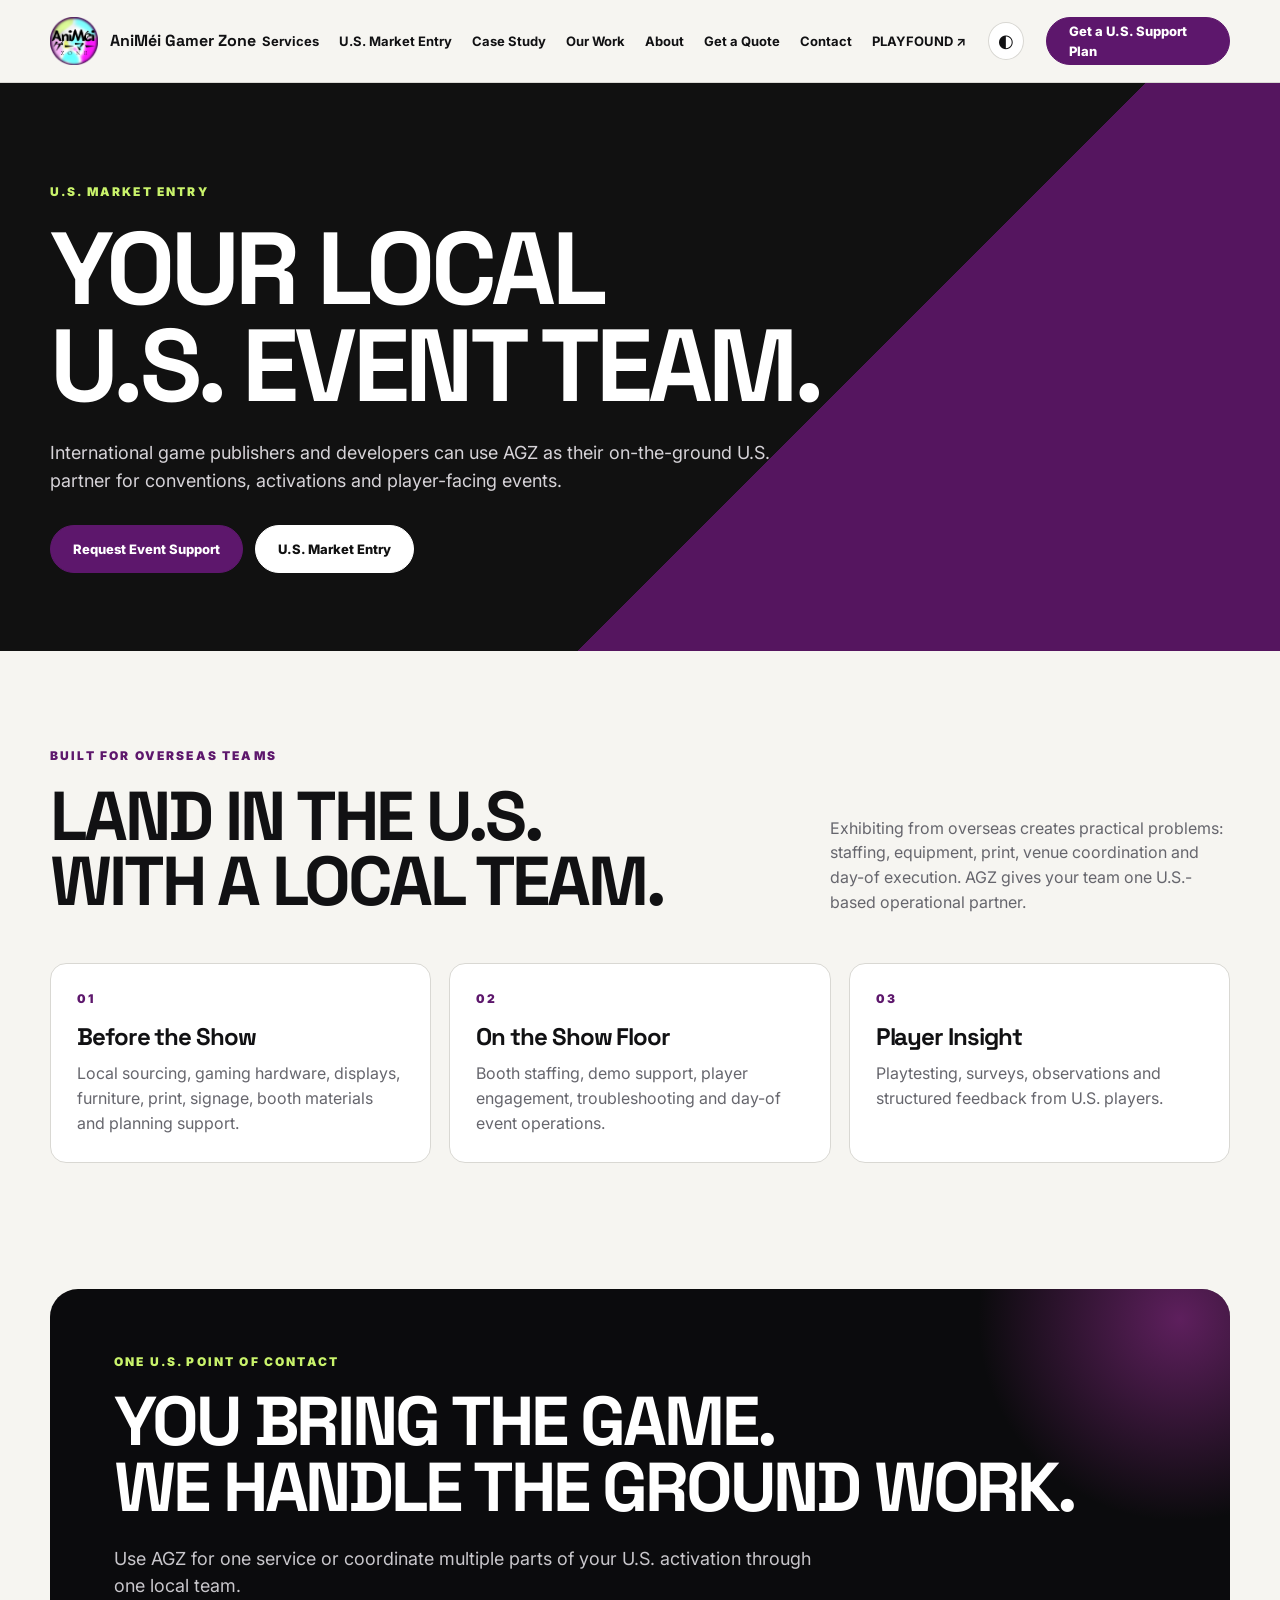
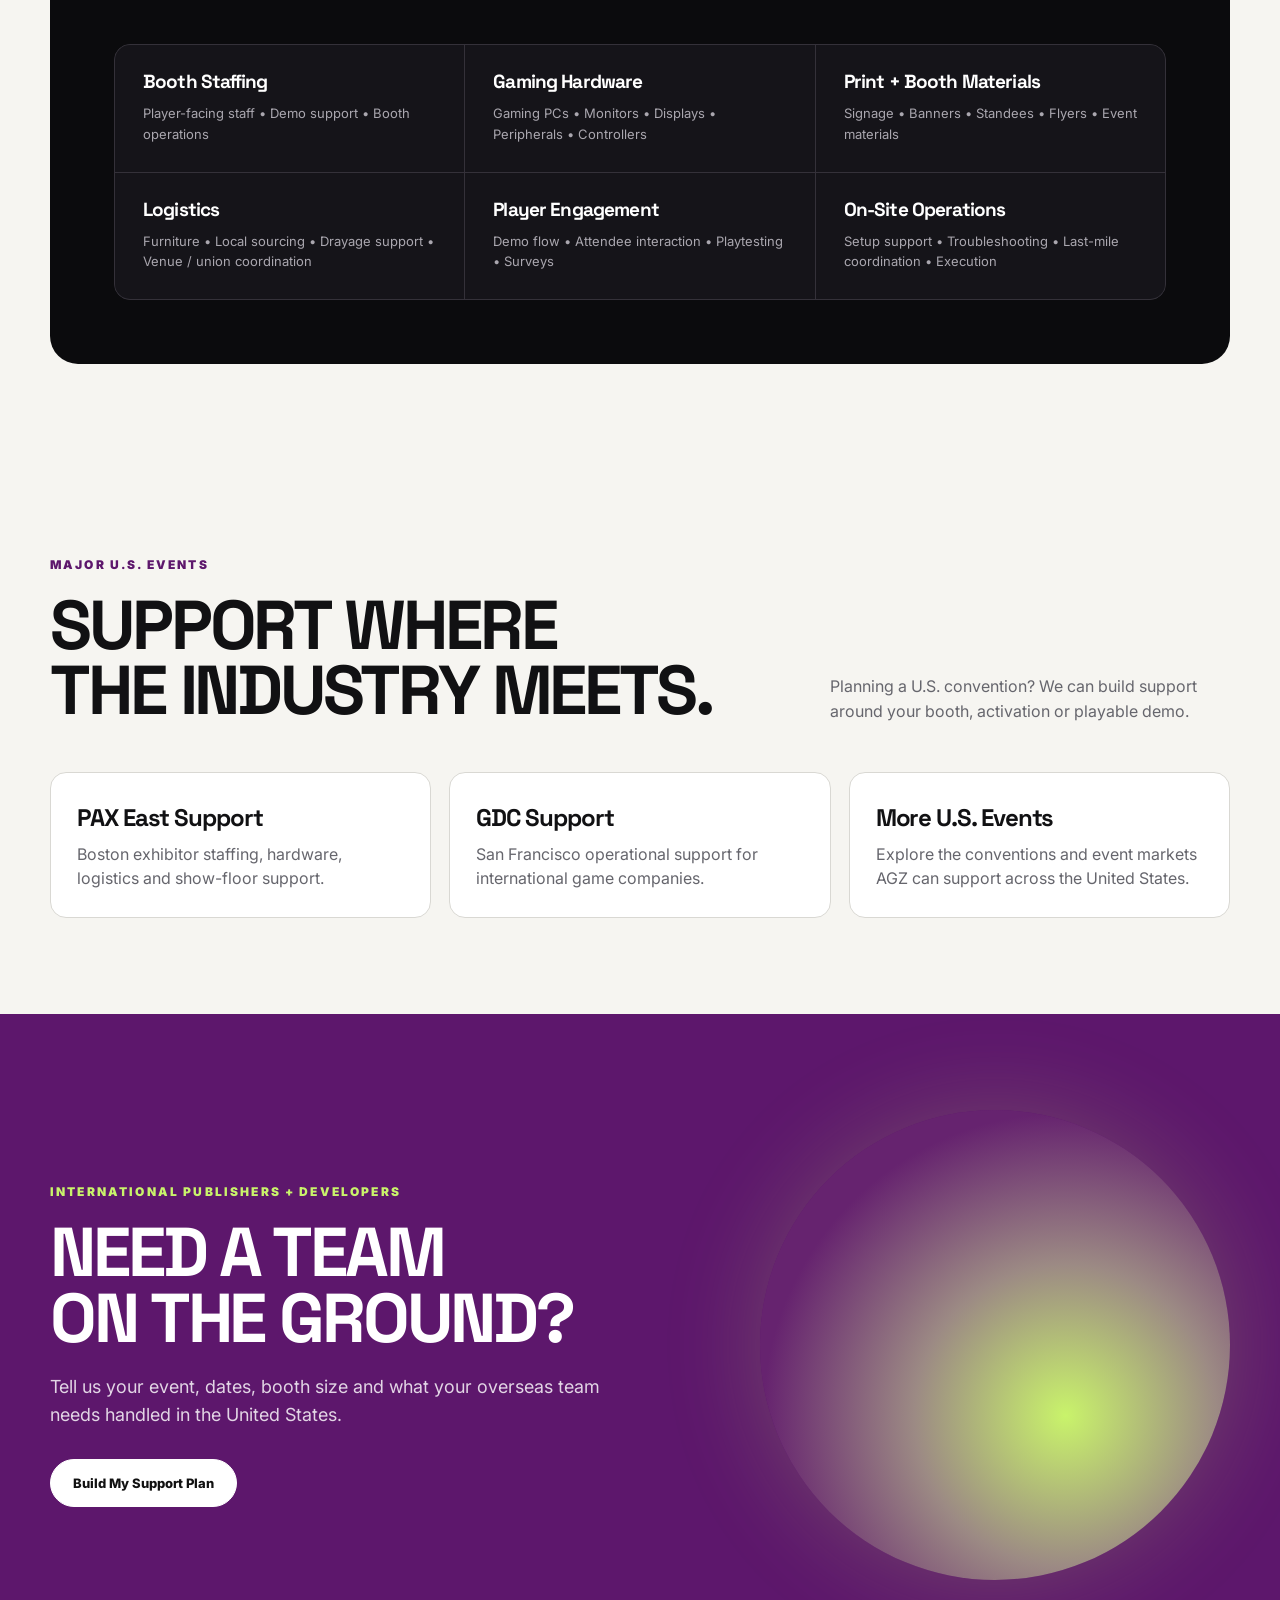
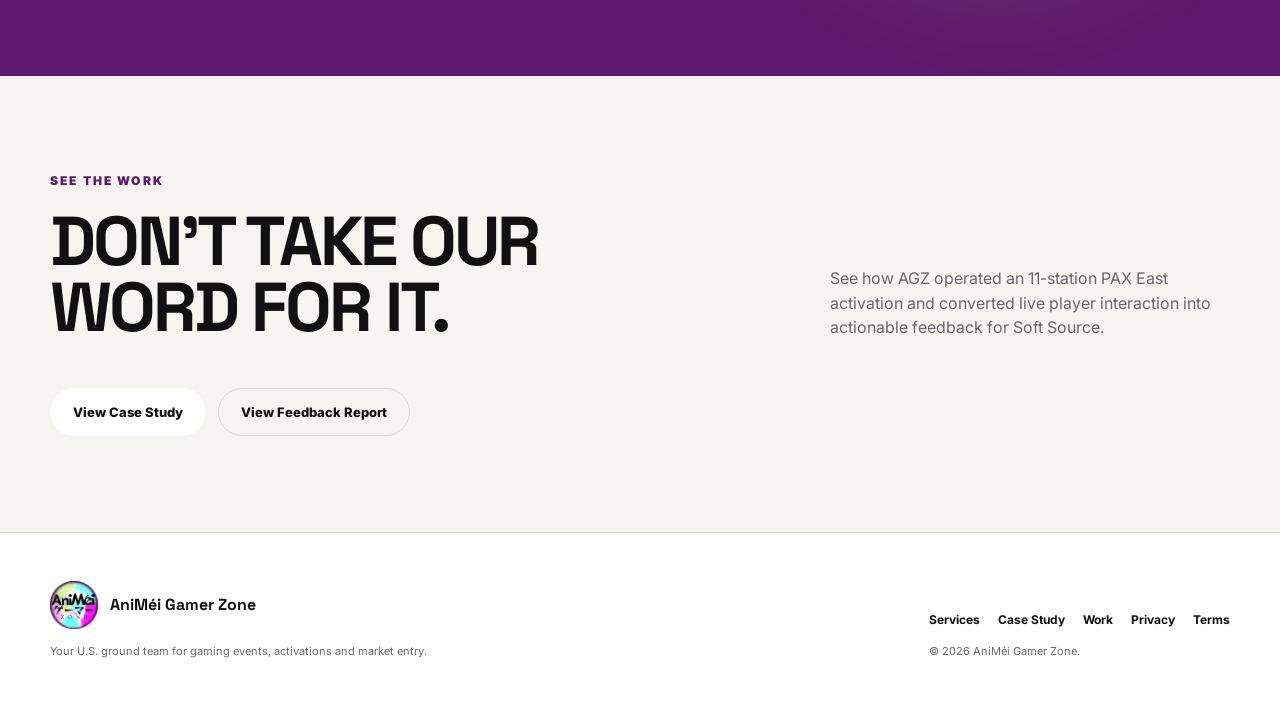
<file: market-entry.html>
<!doctype html><html lang="en" data-theme="light"><head><meta charset="utf-8"><meta name="viewport" content="width=device-width,initial-scale=1"><title>U.S. Market Entry for Game Publishers & Developers | AGZ</title><meta name="description" content="U.S.-based convention support for international game publishers and developers entering the American market. Local staffing, hardware, logistics, print, playtesting and show-floor operations."><link rel="canonical" href="https://animegamerzone.com/market-entry.html"><meta name="robots" content="index,follow,max-image-preview:large"><meta property="og:title" content="U.S. Market Entry for Game Publishers & Developers | AGZ"><meta property="og:description" content="U.S.-based convention support for international game publishers and developers entering the American market. Local staffing, hardware, logistics, print, playtesting and show-floor operations."><meta property="og:type" content="website"><meta property="og:url" content="https://animegamerzone.com/market-entry.html"><meta property="og:site_name" content="AniMéi Gamer Zone"><meta property="og:image" content="https://animegamerzone.com/agz-logo.png"><meta property="og:image:alt" content="AniMéi Gamer Zone logo"><meta name="twitter:card" content="summary"><meta name="twitter:title" content="U.S. Market Entry for Game Publishers & Developers | AGZ"><meta name="twitter:description" content="U.S.-based convention support for international game publishers and developers entering the American market. Local staffing, hardware, logistics, print, playtesting and show-floor operations."><meta name="twitter:image" content="https://animegamerzone.com/agz-logo.png"><link rel="stylesheet" href="style.css"><script type="application/ld+json">{"@context":"https://schema.org","@type":"Service","@id":"https://animegamerzone.com/market-entry.html#service","name":"U.S. market entry and gaming convention support","url":"https://animegamerzone.com/market-entry.html","description":"U.S.-based convention support for international game publishers and developers entering the American market. Local staffing, hardware, logistics, print, playtesting and show-floor operations.","provider":{"@id":"https://animegamerzone.com/#organization"},"areaServed":{"@type":"Country","name":"United States"},"audience":{"@type":"BusinessAudience","audienceType":"International game publishers, developers, studios and agencies"}}</script><link rel="icon" href="favicon.ico" sizes="any"><link rel="icon" type="image/png" sizes="32x32" href="favicon-32x32.png"><link rel="icon" type="image/png" sizes="16x16" href="favicon-16x16.png"><link rel="apple-touch-icon" sizes="180x180" href="apple-touch-icon.png"></head><body><header><div class="wrap nav"><a class="brand" href="index.html"><img class="brand-logo" src="agz-logo.png" alt="AniMéi Gamer Zone logo"><span>AniMéi Gamer Zone</span></a><nav><a href="services.html">Services</a><a href="market-entry.html">U.S. Market Entry</a><a href="case-study-soft-source-pax-east.html">Case Study</a><a href="work.html">Our Work</a><a href="about.html">About</a><a href="request-event-support.html">Get a Quote</a><a href="contact.html">Contact</a><a href="https://playfoundnyc.com/" target="_blank" rel="noopener">PLAYFOUND ↗</a></nav><button class="theme" data-theme-toggle aria-label="Toggle theme">◐</button><a class="btn primary" href="request-event-support.html">Get a U.S. Support Plan</a></div></header><main><section class="page-hero"><div class="wrap"><div class="eyebrow">U.S. Market Entry</div><h1>YOUR LOCAL<br>U.S. EVENT TEAM.</h1><p>International game publishers and developers can use AGZ as their on-the-ground U.S. partner for conventions, activations and player-facing events.</p><div class="actions"><a class="btn primary" href="request-event-support.html">Request Event Support</a><a class="btn white" href="market-entry.html">U.S. Market Entry</a></div></div></section>
<section><div class="wrap"><div class="head"><div><div class="eyebrow">Built for overseas teams</div><h2>LAND IN THE U.S.<br>WITH A LOCAL TEAM.</h2></div><p>Exhibiting from overseas creates practical problems: staffing, equipment, print, venue coordination and day-of execution. AGZ gives your team one U.S.-based operational partner.</p></div><div class="seo-grid"><article class="seo-card"><div class="eyebrow">01</div><h3>Before the Show</h3><p>Local sourcing, gaming hardware, displays, furniture, print, signage, booth materials and planning support.</p></article><article class="seo-card"><div class="eyebrow">02</div><h3>On the Show Floor</h3><p>Booth staffing, demo support, player engagement, troubleshooting and day-of event operations.</p></article><article class="seo-card"><div class="eyebrow">03</div><h3>Player Insight</h3><p>Playtesting, surveys, observations and structured feedback from U.S. players.</p></article></div></div></section>
<section class="sourcing-section"><div class="wrap"><div class="sourcing-panel"><div class="eyebrow">One U.S. point of contact</div><h2>YOU BRING THE GAME.<br>WE HANDLE THE GROUND WORK.</h2><p class="sourcing-lede">Use AGZ for one service or coordinate multiple parts of your U.S. activation through one local team.</p><div class="sourcing-groups"><div class="sourcing-group"><h3>Booth Staffing</h3><p>Player-facing staff • Demo support • Booth operations</p></div><div class="sourcing-group"><h3>Gaming Hardware</h3><p>Gaming PCs • Monitors • Displays • Peripherals • Controllers</p></div><div class="sourcing-group"><h3>Print + Booth Materials</h3><p>Signage • Banners • Standees • Flyers • Event materials</p></div><div class="sourcing-group"><h3>Logistics</h3><p>Furniture • Local sourcing • Drayage support • Venue / union coordination</p></div><div class="sourcing-group"><h3>Player Engagement</h3><p>Demo flow • Attendee interaction • Playtesting • Surveys</p></div><div class="sourcing-group"><h3>On-Site Operations</h3><p>Setup support • Troubleshooting • Last-mile coordination • Execution</p></div></div></div></div></section>
<section><div class="wrap"><div class="head"><div><div class="eyebrow">Major U.S. events</div><h2>SUPPORT WHERE<br>THE INDUSTRY MEETS.</h2></div><p>Planning a U.S. convention? We can build support around your booth, activation or playable demo.</p></div><div class="seo-grid"><a class="seo-card" href="pax-east-support.html"><h3>PAX East Support</h3><p>Boston exhibitor staffing, hardware, logistics and show-floor support.</p></a><a class="seo-card" href="gdc-support.html"><h3>GDC Support</h3><p>San Francisco operational support for international game companies.</p></a><a class="seo-card" href="work.html"><h3>More U.S. Events</h3><p>Explore the conventions and event markets AGZ can support across the United States.</p></a></div></div></section>
<section class="market"><div class="wrap"><div><div class="eyebrow">International publishers + developers</div><h2>NEED A TEAM<br>ON THE GROUND?</h2><p>Tell us your event, dates, booth size and what your overseas team needs handled in the United States.</p><div class="actions"><a class="btn white" href="request-event-support.html">Build My Support Plan</a></div></div><div class="orb"></div></div></section><section class="dark"><div class="wrap"><div class="head"><div><div class="eyebrow">See the work</div><h2>DON'T TAKE OUR<br>WORD FOR IT.</h2></div><p>See how AGZ operated an 11-station PAX East activation and converted live player interaction into actionable feedback for Soft Source.</p></div><div class="actions"><a class="btn white" href="case-study-soft-source-pax-east.html">View Case Study</a><a class="btn" href="soft-source-pax-east-2026-player-feedback.pdf" target="_blank">View Feedback Report</a></div></div></section></main><footer><div class="wrap footer"><div><div class="brand"><img class="brand-logo" src="agz-logo.png" alt="AniMéi Gamer Zone logo"><span>AniMéi Gamer Zone</span></div><p class="fine">Your U.S. ground team for gaming events, activations and market entry.</p></div><div><div class="footer-links"><a href="services.html">Services</a><a href="case-study-soft-source-pax-east.html">Case Study</a><a href="work.html">Work</a><a href="privacy.html">Privacy</a><a href="terms.html">Terms</a></div><p class="fine">© 2026 AniMéi Gamer Zone.</p></div></div></footer><script>const r=document.documentElement,s=localStorage.getItem('agz-theme');if(s)r.dataset.theme=s;document.addEventListener('click',e=>{if(e.target.closest('[data-theme-toggle]')){const n=r.dataset.theme==='dark'?'light':'dark';r.dataset.theme=n;localStorage.setItem('agz-theme',n)}})</script></body></html>
</file>
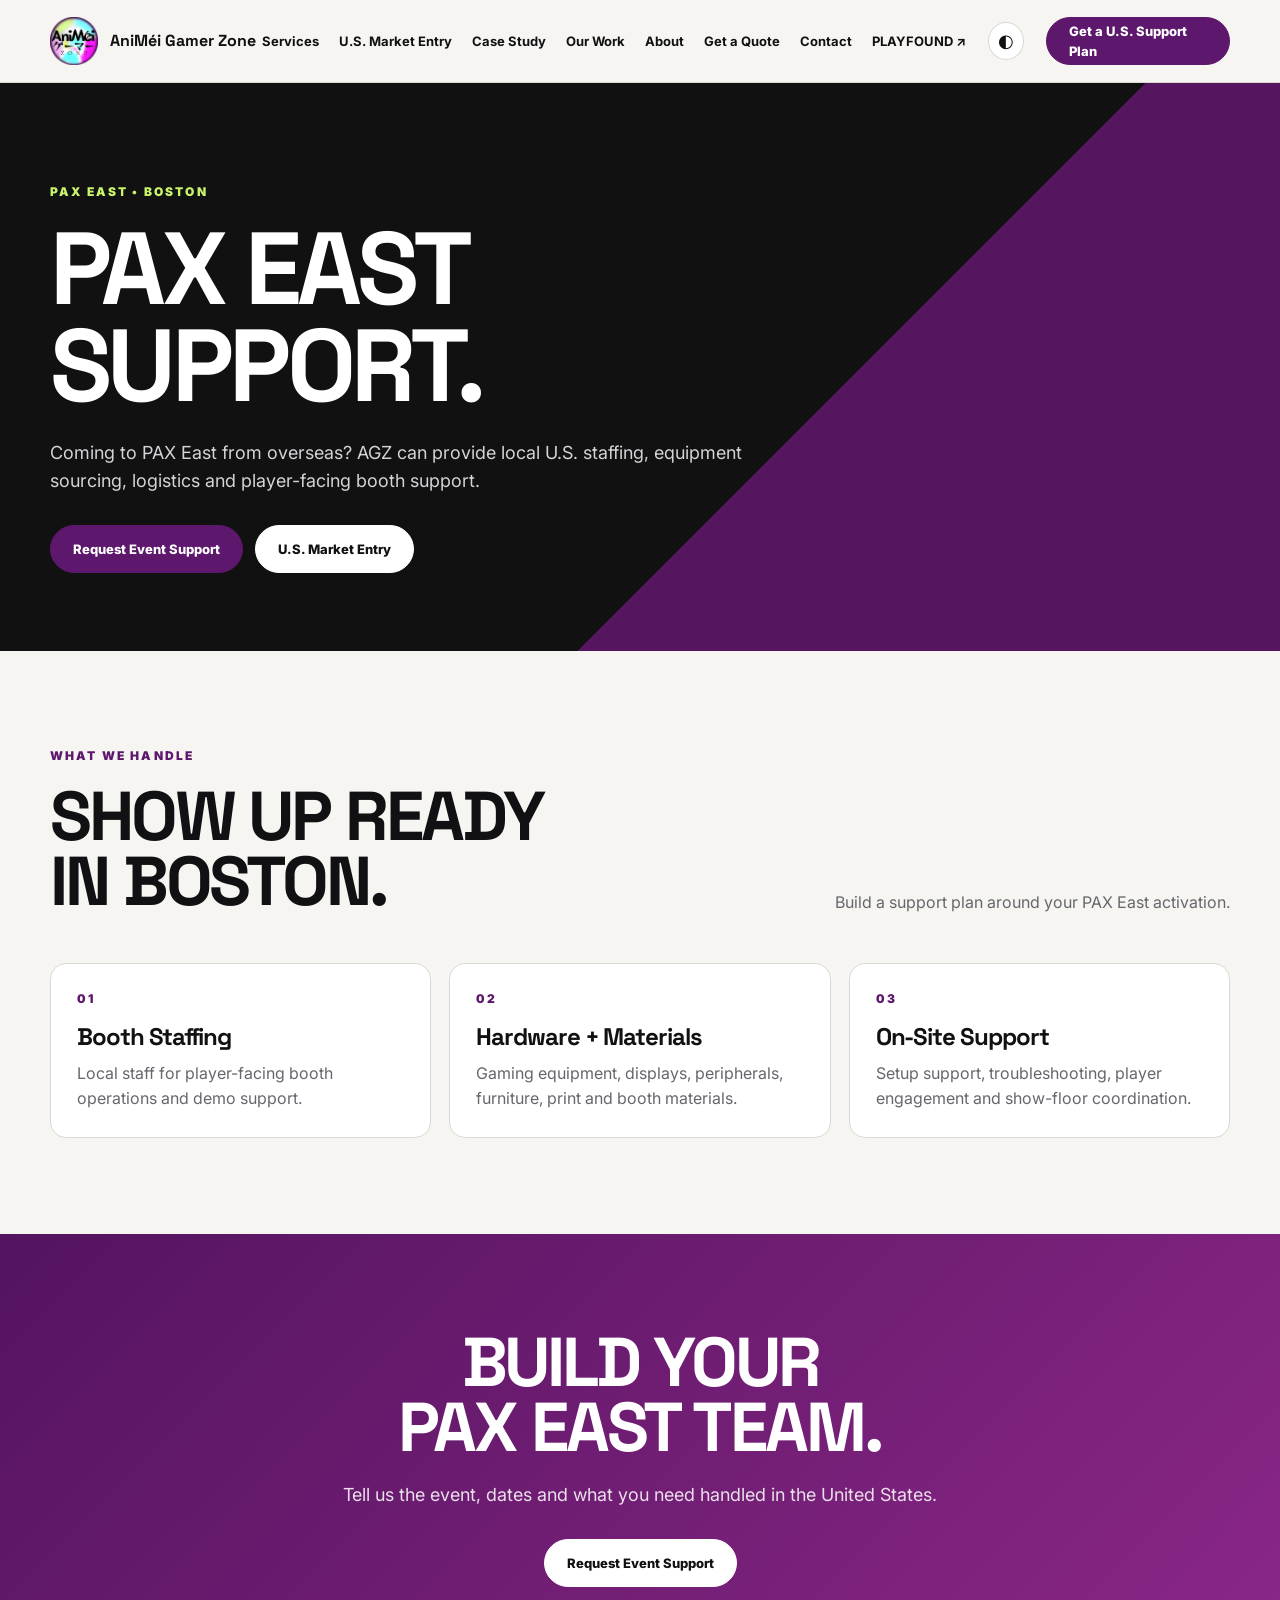
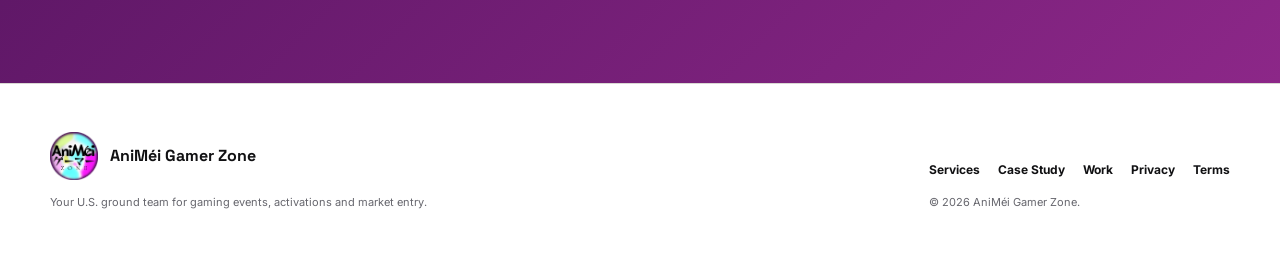
<file: pax-east-support.html>
<!doctype html><html lang="en" data-theme="light"><head><meta charset="utf-8"><meta name="viewport" content="width=device-width,initial-scale=1"><title>PAX East Exhibitor & Booth Support for International Game Companies | AGZ</title><meta name="description" content="PAX East support in Boston for international game publishers and developers: booth staffing, gaming hardware, logistics, print, player engagement and on-site operations."><link rel="canonical" href="https://animegamerzone.com/pax-east-support.html"><meta name="robots" content="index,follow,max-image-preview:large"><meta property="og:title" content="PAX East Exhibitor & Booth Support for International Game Companies | AGZ"><meta property="og:description" content="PAX East support in Boston for international game publishers and developers: booth staffing, gaming hardware, logistics, print, player engagement and on-site operations."><meta property="og:type" content="website"><meta property="og:url" content="https://animegamerzone.com/pax-east-support.html"><meta property="og:site_name" content="AniMéi Gamer Zone"><meta property="og:image" content="https://animegamerzone.com/agz-logo.png"><meta property="og:image:alt" content="AniMéi Gamer Zone logo"><meta name="twitter:card" content="summary"><meta name="twitter:title" content="PAX East Exhibitor & Booth Support for International Game Companies | AGZ"><meta name="twitter:description" content="PAX East support in Boston for international game publishers and developers: booth staffing, gaming hardware, logistics, print, player engagement and on-site operations."><meta name="twitter:image" content="https://animegamerzone.com/agz-logo.png"><link rel="stylesheet" href="style.css"><script type="application/ld+json">{"@context":"https://schema.org","@type":"Service","@id":"https://animegamerzone.com/pax-east-support.html#service","name":"PAX East exhibitor support","url":"https://animegamerzone.com/pax-east-support.html","description":"PAX East support in Boston for international game publishers and developers: booth staffing, gaming hardware, logistics, print, player engagement and on-site operations.","provider":{"@id":"https://animegamerzone.com/#organization"},"areaServed":{"@type":"Country","name":"United States"},"audience":{"@type":"BusinessAudience","audienceType":"International game publishers, developers, studios and agencies"}}</script><link rel="icon" href="favicon.ico" sizes="any"><link rel="icon" type="image/png" sizes="32x32" href="favicon-32x32.png"><link rel="icon" type="image/png" sizes="16x16" href="favicon-16x16.png"><link rel="apple-touch-icon" sizes="180x180" href="apple-touch-icon.png"></head><body><header><div class="wrap nav"><a class="brand" href="index.html"><img class="brand-logo" src="agz-logo.png" alt="AniMéi Gamer Zone logo"><span>AniMéi Gamer Zone</span></a><nav><a href="services.html">Services</a><a href="market-entry.html">U.S. Market Entry</a><a href="case-study-soft-source-pax-east.html">Case Study</a><a href="work.html">Our Work</a><a href="about.html">About</a><a href="request-event-support.html">Get a Quote</a><a href="contact.html">Contact</a><a href="https://playfoundnyc.com/" target="_blank" rel="noopener">PLAYFOUND ↗</a></nav><button class="theme" data-theme-toggle aria-label="Toggle theme">◐</button><a class="btn primary" href="request-event-support.html">Get a U.S. Support Plan</a></div></header><main><section class="page-hero"><div class="wrap"><div class="eyebrow">PAX East • Boston</div><h1>PAX EAST<br>SUPPORT.</h1><p>Coming to PAX East from overseas? AGZ can provide local U.S. staffing, equipment sourcing, logistics and player-facing booth support.</p><div class="actions"><a class="btn primary" href="request-event-support.html">Request Event Support</a><a class="btn white" href="market-entry.html">U.S. Market Entry</a></div></div></section><section><div class="wrap"><div class="head"><div><div class="eyebrow">What we handle</div><h2>SHOW UP READY<br>IN BOSTON.</h2></div><p>Build a support plan around your PAX East activation.</p></div><div class="seo-grid"><article class="seo-card"><div class="eyebrow">01</div><h3>Booth Staffing</h3><p>Local staff for player-facing booth operations and demo support.</p></article><article class="seo-card"><div class="eyebrow">02</div><h3>Hardware + Materials</h3><p>Gaming equipment, displays, peripherals, furniture, print and booth materials.</p></article><article class="seo-card"><div class="eyebrow">03</div><h3>On-Site Support</h3><p>Setup support, troubleshooting, player engagement and show-floor coordination.</p></article></div></div></section><section class="cta"><div class="wrap"><h2>BUILD YOUR<br>PAX EAST TEAM.</h2><p>Tell us the event, dates and what you need handled in the United States.</p><div class="actions"><a class="btn white" href="request-event-support.html">Request Event Support</a></div></div></section></main><footer><div class="wrap footer"><div><div class="brand"><img class="brand-logo" src="agz-logo.png" alt="AniMéi Gamer Zone logo"><span>AniMéi Gamer Zone</span></div><p class="fine">Your U.S. ground team for gaming events, activations and market entry.</p></div><div><div class="footer-links"><a href="services.html">Services</a><a href="case-study-soft-source-pax-east.html">Case Study</a><a href="work.html">Work</a><a href="privacy.html">Privacy</a><a href="terms.html">Terms</a></div><p class="fine">© 2026 AniMéi Gamer Zone.</p></div></div></footer><script>const r=document.documentElement,s=localStorage.getItem('agz-theme');if(s)r.dataset.theme=s;document.addEventListener('click',e=>{if(e.target.closest('[data-theme-toggle]')){const n=r.dataset.theme==='dark'?'light':'dark';r.dataset.theme=n;localStorage.setItem('agz-theme',n)}})</script></body></html>
</file>
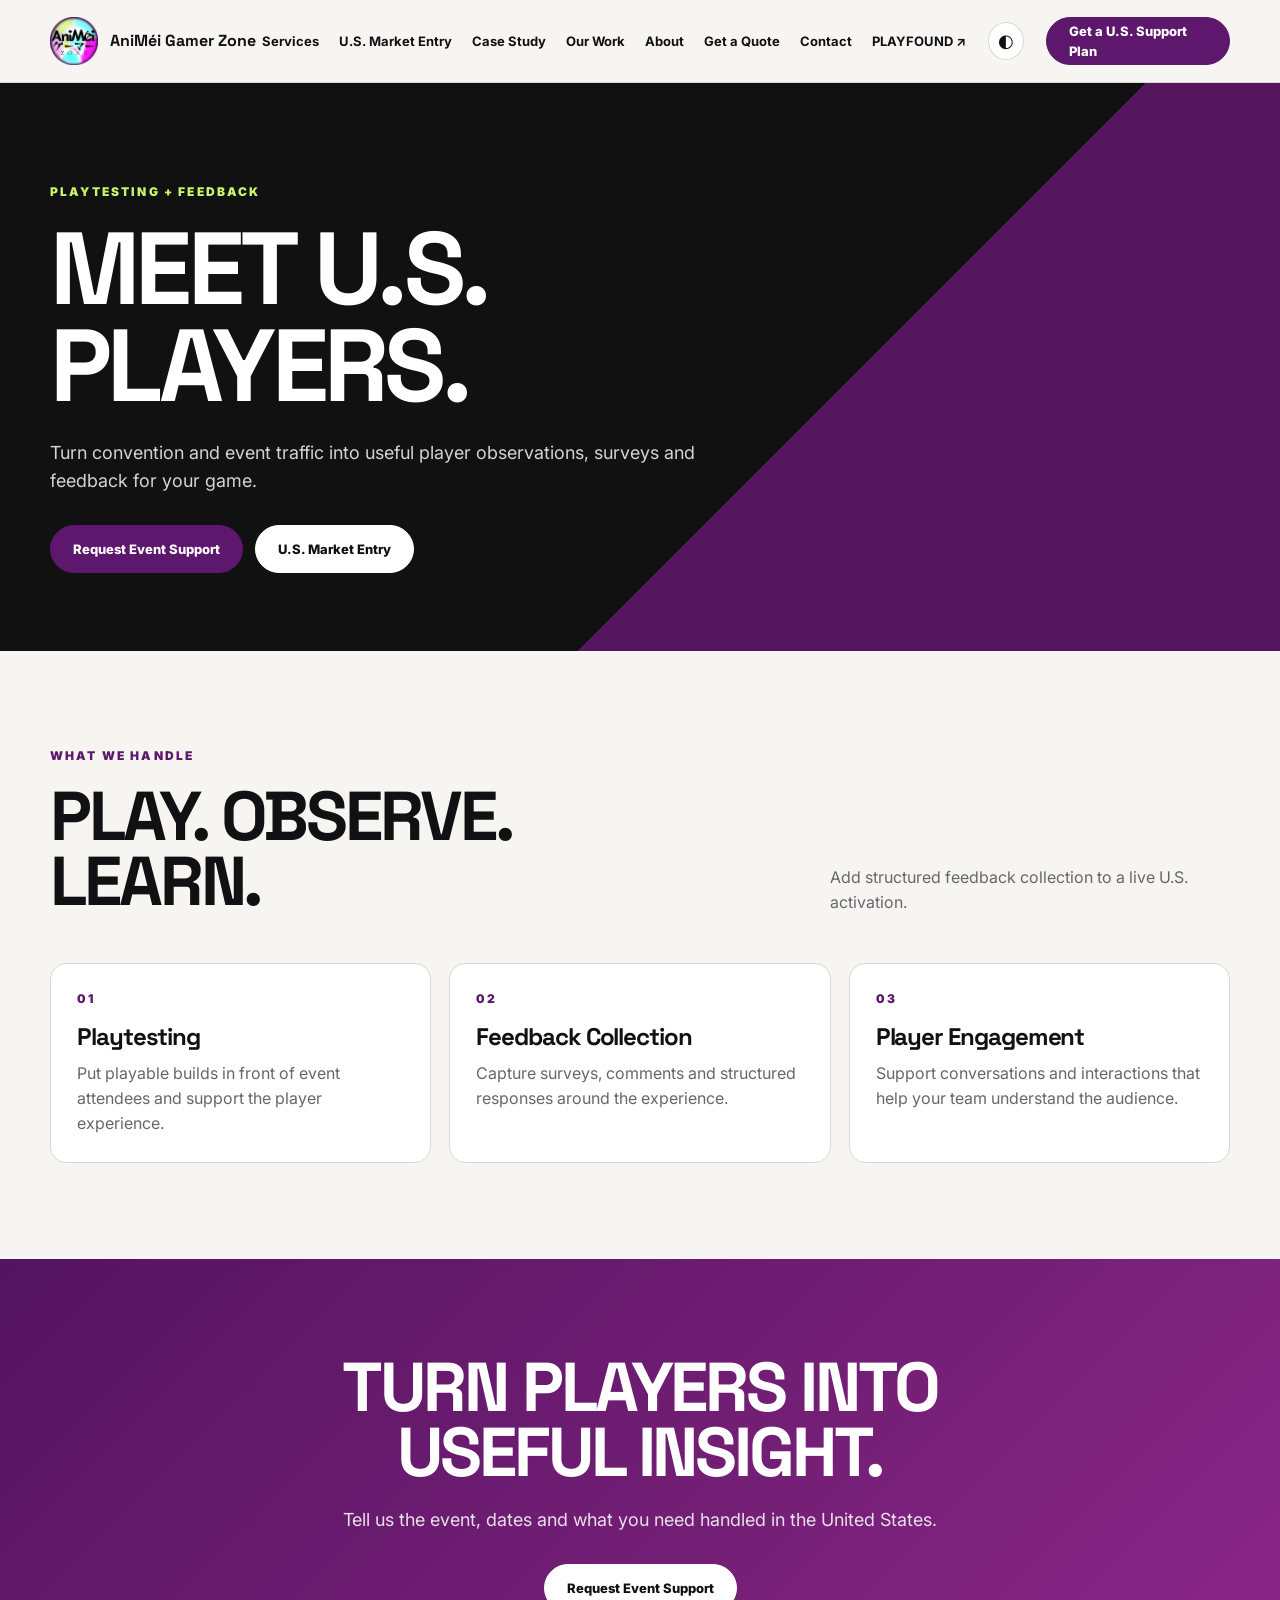
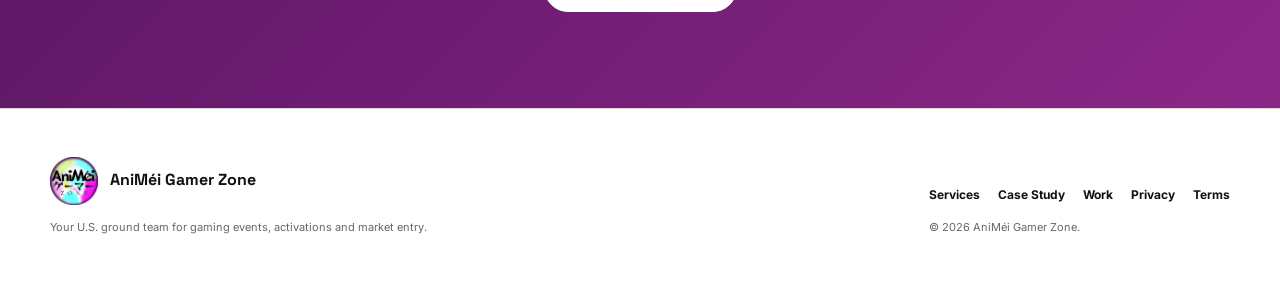
<file: playtesting-player-feedback.html>
<!doctype html><html lang="en" data-theme="light"><head><meta charset="utf-8"><meta name="viewport" content="width=device-width,initial-scale=1"><title>U.S. Game Playtesting & Player Feedback | AGZ</title><meta name="description" content="Player engagement, game playtesting, surveys and feedback collection for publishers and developers seeking insight from U.S. event audiences."><link rel="canonical" href="https://animegamerzone.com/playtesting-player-feedback.html"><meta name="robots" content="index,follow,max-image-preview:large"><meta property="og:title" content="U.S. Game Playtesting & Player Feedback | AGZ"><meta property="og:description" content="Player engagement, game playtesting, surveys and feedback collection for publishers and developers seeking insight from U.S. event audiences."><meta property="og:type" content="website"><meta property="og:url" content="https://animegamerzone.com/playtesting-player-feedback.html"><meta property="og:site_name" content="AniMéi Gamer Zone"><meta property="og:image" content="https://animegamerzone.com/agz-logo.png"><meta property="og:image:alt" content="AniMéi Gamer Zone logo"><meta name="twitter:card" content="summary"><meta name="twitter:title" content="U.S. Game Playtesting & Player Feedback | AGZ"><meta name="twitter:description" content="Player engagement, game playtesting, surveys and feedback collection for publishers and developers seeking insight from U.S. event audiences."><meta name="twitter:image" content="https://animegamerzone.com/agz-logo.png"><link rel="stylesheet" href="style.css"><script type="application/ld+json">{"@context":"https://schema.org","@type":"Service","@id":"https://animegamerzone.com/playtesting-player-feedback.html#service","name":"Game playtesting and player feedback","url":"https://animegamerzone.com/playtesting-player-feedback.html","description":"Player engagement, game playtesting, surveys and feedback collection for publishers and developers seeking insight from U.S. event audiences.","provider":{"@id":"https://animegamerzone.com/#organization"},"areaServed":{"@type":"Country","name":"United States"},"audience":{"@type":"BusinessAudience","audienceType":"International game publishers, developers, studios and agencies"}}</script><link rel="icon" href="favicon.ico" sizes="any"><link rel="icon" type="image/png" sizes="32x32" href="favicon-32x32.png"><link rel="icon" type="image/png" sizes="16x16" href="favicon-16x16.png"><link rel="apple-touch-icon" sizes="180x180" href="apple-touch-icon.png"></head><body><header><div class="wrap nav"><a class="brand" href="index.html"><img class="brand-logo" src="agz-logo.png" alt="AniMéi Gamer Zone logo"><span>AniMéi Gamer Zone</span></a><nav><a href="services.html">Services</a><a href="market-entry.html">U.S. Market Entry</a><a href="case-study-soft-source-pax-east.html">Case Study</a><a href="work.html">Our Work</a><a href="about.html">About</a><a href="request-event-support.html">Get a Quote</a><a href="contact.html">Contact</a><a href="https://playfoundnyc.com/" target="_blank" rel="noopener">PLAYFOUND ↗</a></nav><button class="theme" data-theme-toggle aria-label="Toggle theme">◐</button><a class="btn primary" href="request-event-support.html">Get a U.S. Support Plan</a></div></header><main><section class="page-hero"><div class="wrap"><div class="eyebrow">Playtesting + Feedback</div><h1>MEET U.S.<br>PLAYERS.</h1><p>Turn convention and event traffic into useful player observations, surveys and feedback for your game.</p><div class="actions"><a class="btn primary" href="request-event-support.html">Request Event Support</a><a class="btn white" href="market-entry.html">U.S. Market Entry</a></div></div></section><section><div class="wrap"><div class="head"><div><div class="eyebrow">What we handle</div><h2>PLAY. OBSERVE.<br>LEARN.</h2></div><p>Add structured feedback collection to a live U.S. activation.</p></div><div class="seo-grid"><article class="seo-card"><div class="eyebrow">01</div><h3>Playtesting</h3><p>Put playable builds in front of event attendees and support the player experience.</p></article><article class="seo-card"><div class="eyebrow">02</div><h3>Feedback Collection</h3><p>Capture surveys, comments and structured responses around the experience.</p></article><article class="seo-card"><div class="eyebrow">03</div><h3>Player Engagement</h3><p>Support conversations and interactions that help your team understand the audience.</p></article></div></div></section><section class="cta"><div class="wrap"><h2>TURN PLAYERS INTO<br>USEFUL INSIGHT.</h2><p>Tell us the event, dates and what you need handled in the United States.</p><div class="actions"><a class="btn white" href="request-event-support.html">Request Event Support</a></div></div></section></main><footer><div class="wrap footer"><div><div class="brand"><img class="brand-logo" src="agz-logo.png" alt="AniMéi Gamer Zone logo"><span>AniMéi Gamer Zone</span></div><p class="fine">Your U.S. ground team for gaming events, activations and market entry.</p></div><div><div class="footer-links"><a href="services.html">Services</a><a href="case-study-soft-source-pax-east.html">Case Study</a><a href="work.html">Work</a><a href="privacy.html">Privacy</a><a href="terms.html">Terms</a></div><p class="fine">© 2026 AniMéi Gamer Zone.</p></div></div></footer><script>const r=document.documentElement,s=localStorage.getItem('agz-theme');if(s)r.dataset.theme=s;document.addEventListener('click',e=>{if(e.target.closest('[data-theme-toggle]')){const n=r.dataset.theme==='dark'?'light':'dark';r.dataset.theme=n;localStorage.setItem('agz-theme',n)}})</script></body></html>
</file>
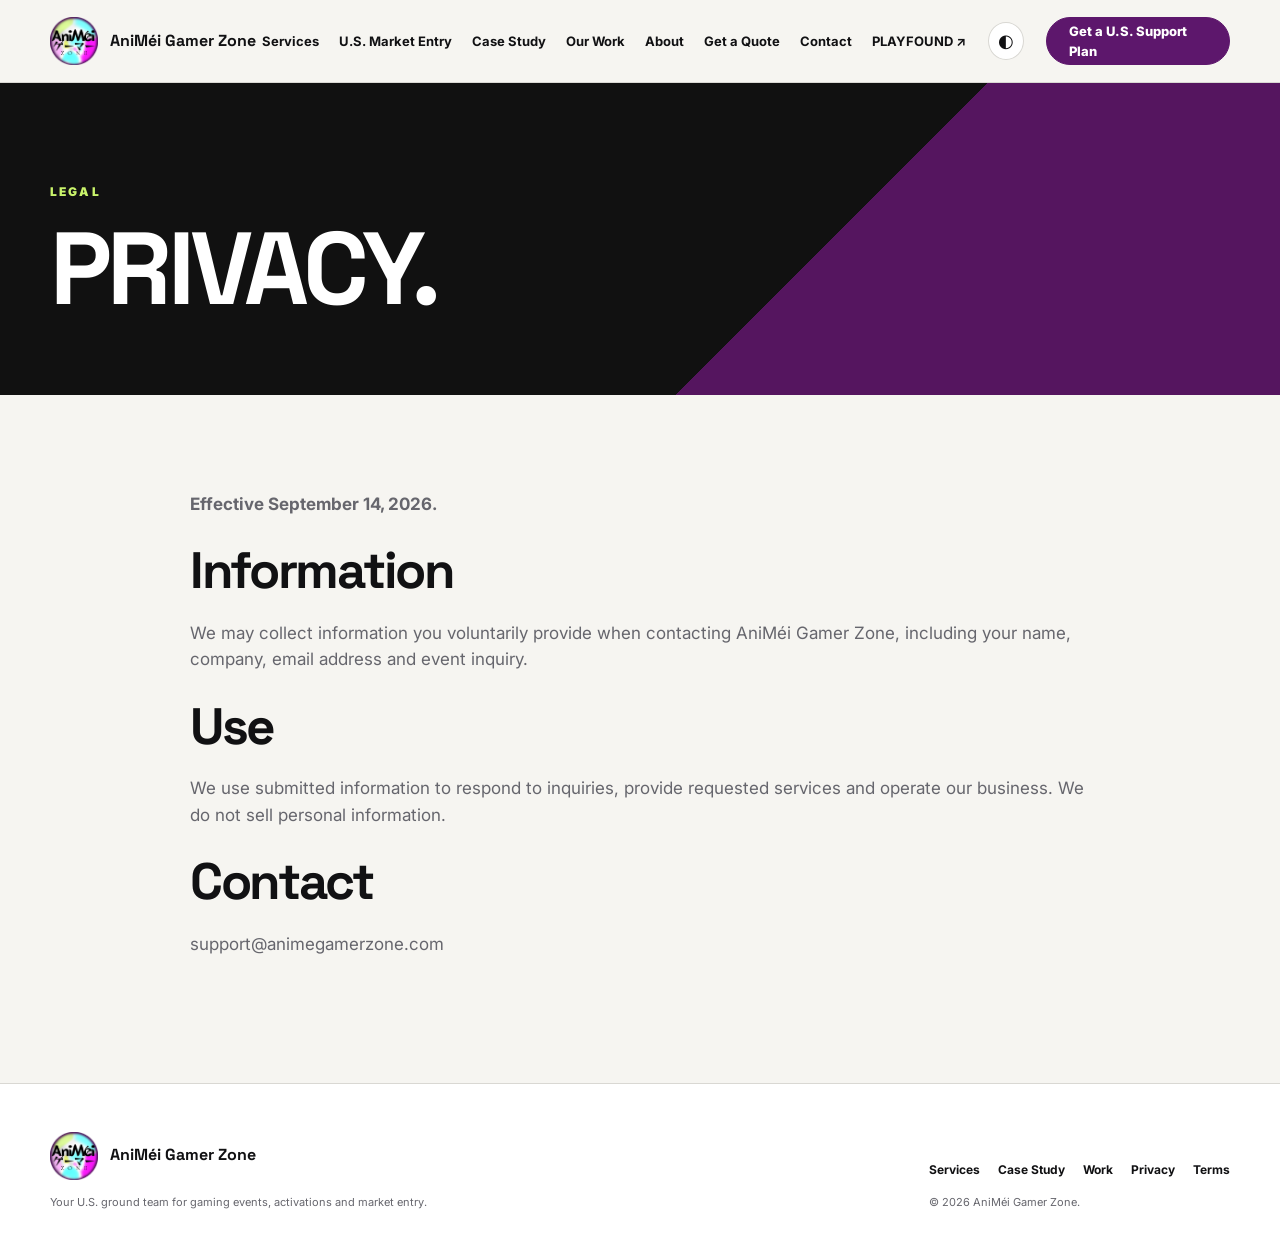
<file: privacy.html>
<!doctype html><html lang="en" data-theme="light"><head><meta charset="utf-8"><meta name="viewport" content="width=device-width,initial-scale=1"><title>Privacy Policy | AniMéi Gamer Zone</title><meta name="description" content="AniMéi Gamer Zone privacy policy."><link rel="canonical" href="https://animegamerzone.com/privacy.html"><meta name="robots" content="index,follow,max-image-preview:large"><meta property="og:title" content="Privacy Policy | AniMéi Gamer Zone"><meta property="og:description" content="AniMéi Gamer Zone privacy policy."><meta property="og:type" content="website"><meta property="og:url" content="https://animegamerzone.com/privacy.html"><meta property="og:site_name" content="AniMéi Gamer Zone"><meta property="og:image" content="https://animegamerzone.com/agz-logo.png"><meta property="og:image:alt" content="AniMéi Gamer Zone logo"><meta name="twitter:card" content="summary"><meta name="twitter:title" content="Privacy Policy | AniMéi Gamer Zone"><meta name="twitter:description" content="AniMéi Gamer Zone privacy policy."><meta name="twitter:image" content="https://animegamerzone.com/agz-logo.png"><link rel="preconnect" href="https://images.pexels.com"><link rel="stylesheet" href="style.css"><script type="application/ld+json">{"@context":"https://schema.org","@type":"WebPage","@id":"https://animegamerzone.com/privacy.html#webpage","url":"https://animegamerzone.com/privacy.html","name":"Privacy Policy | AniMéi Gamer Zone","description":"AniMéi Gamer Zone privacy policy.","isPartOf":{"@id":"https://animegamerzone.com/#website"},"about":{"@id":"https://animegamerzone.com/#organization"},"inLanguage":"en-US"}</script><link rel="icon" href="favicon.ico" sizes="any"><link rel="icon" type="image/png" sizes="32x32" href="favicon-32x32.png"><link rel="icon" type="image/png" sizes="16x16" href="favicon-16x16.png"><link rel="apple-touch-icon" sizes="180x180" href="apple-touch-icon.png"></head><body><header><div class="wrap nav"><a class="brand" href="index.html"><img class="brand-logo" src="agz-logo.png" alt="AniMéi Gamer Zone logo"><span>AniMéi Gamer Zone</span></a><nav><a href="services.html">Services</a><a href="market-entry.html">U.S. Market Entry</a><a href="case-study-soft-source-pax-east.html">Case Study</a><a href="work.html">Our Work</a><a href="about.html">About</a><a href="request-event-support.html">Get a Quote</a><a href="contact.html">Contact</a><a href="https://playfoundnyc.com/" target="_blank" rel="noopener">PLAYFOUND ↗</a></nav><button class="theme" data-theme-toggle aria-label="Toggle theme">◐</button><a class="btn primary" href="request-event-support.html">Get a U.S. Support Plan</a></div></header><main><section class="page-hero"><div class="wrap"><div class="eyebrow">Legal</div><h1>PRIVACY.</h1></div></section><section><div class="wrap content"><p><strong>Effective September 14, 2026.</strong></p><h2>Information</h2><p>We may collect information you voluntarily provide when contacting AniMéi Gamer Zone, including your name, company, email address and event inquiry.</p><h2>Use</h2><p>We use submitted information to respond to inquiries, provide requested services and operate our business. We do not sell personal information.</p><h2>Contact</h2><p><a href="mailto:support@animegamerzone.com">support@animegamerzone.com</a></p></div></section></main><footer><div class="wrap footer"><div><div class="brand"><img class="brand-logo" src="agz-logo.png" alt="AniMéi Gamer Zone logo"><span>AniMéi Gamer Zone</span></div><p class="fine">Your U.S. ground team for gaming events, activations and market entry.</p></div><div><div class="footer-links"><a href="services.html">Services</a><a href="case-study-soft-source-pax-east.html">Case Study</a><a href="work.html">Work</a><a href="privacy.html">Privacy</a><a href="terms.html">Terms</a></div><p class="fine">© 2026 AniMéi Gamer Zone.</p></div></div></footer><script>
const r=document.documentElement,s=localStorage.getItem('agz-theme');if(s)r.dataset.theme=s;
document.addEventListener('click',e=>{if(e.target.closest('[data-theme-toggle]')){const n=r.dataset.theme==='dark'?'light':'dark';r.dataset.theme=n;localStorage.setItem('agz-theme',n)}})
</script></body></html>
</file>
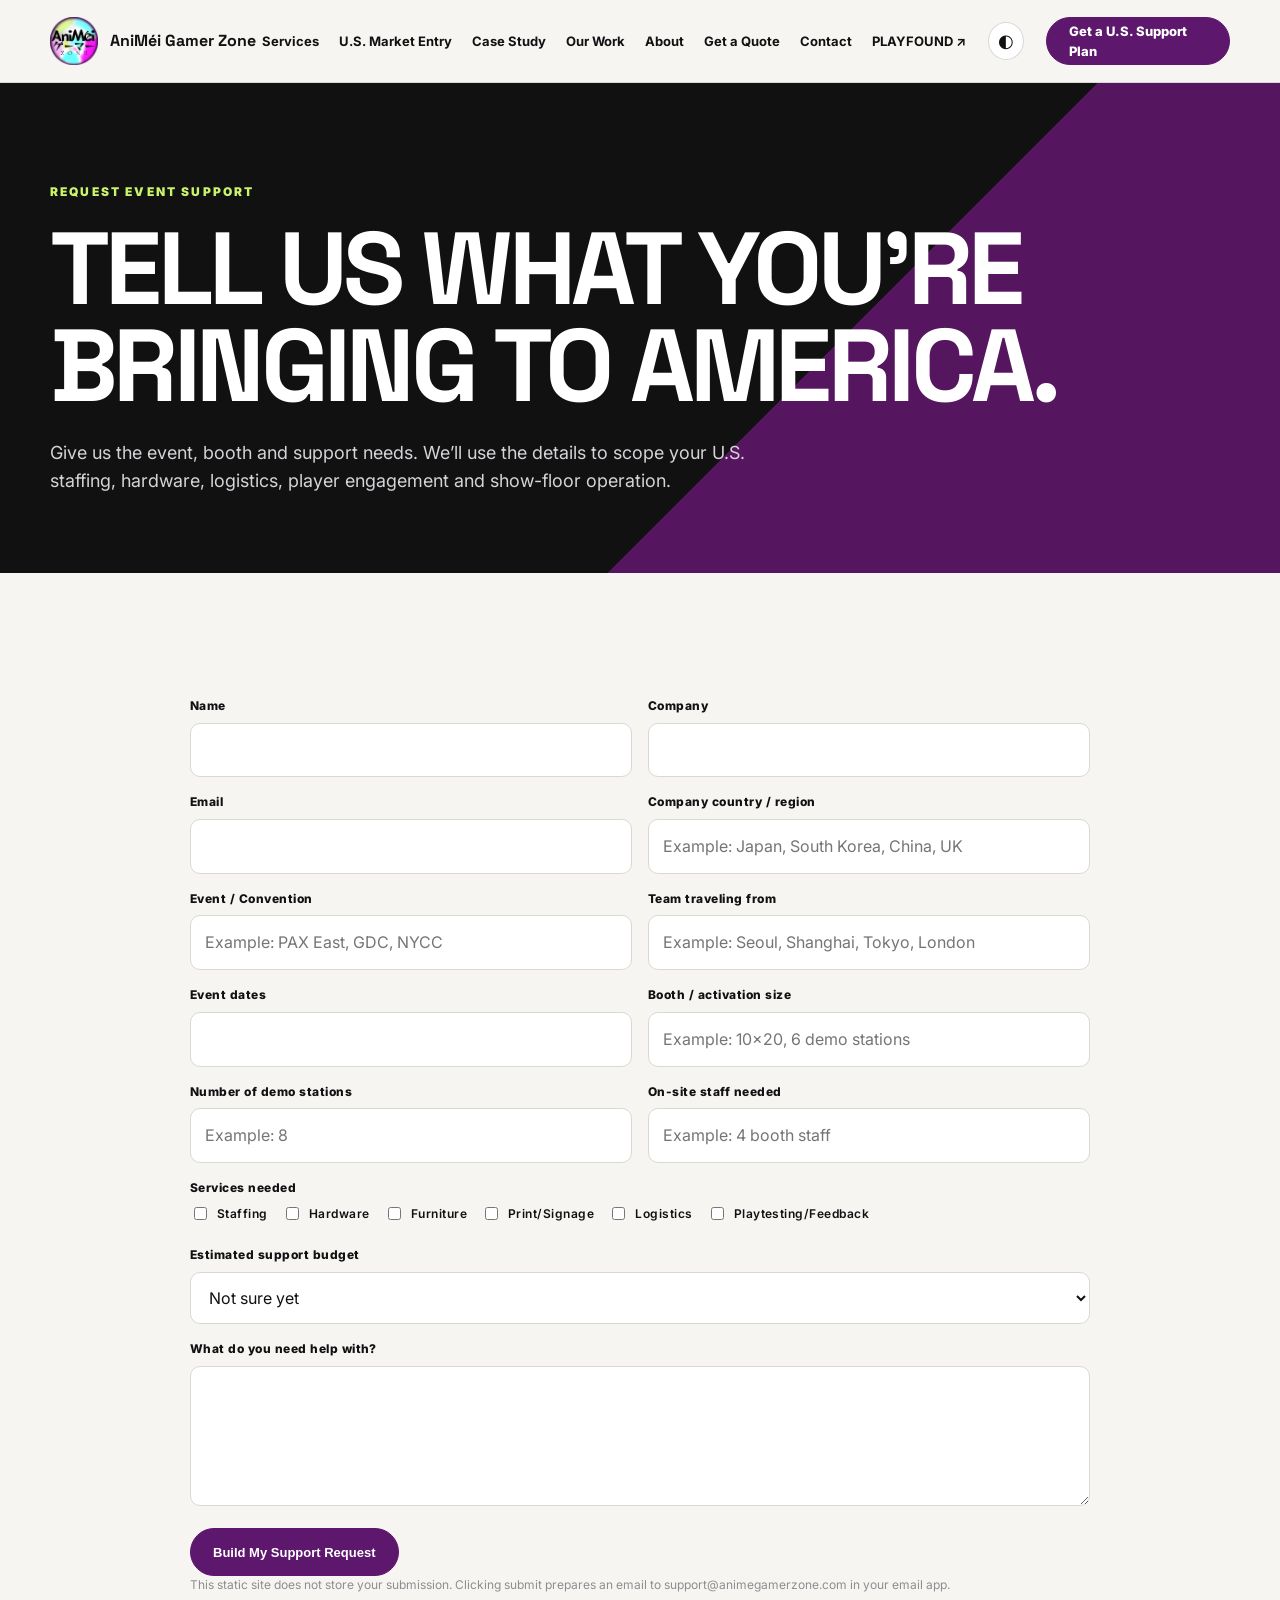
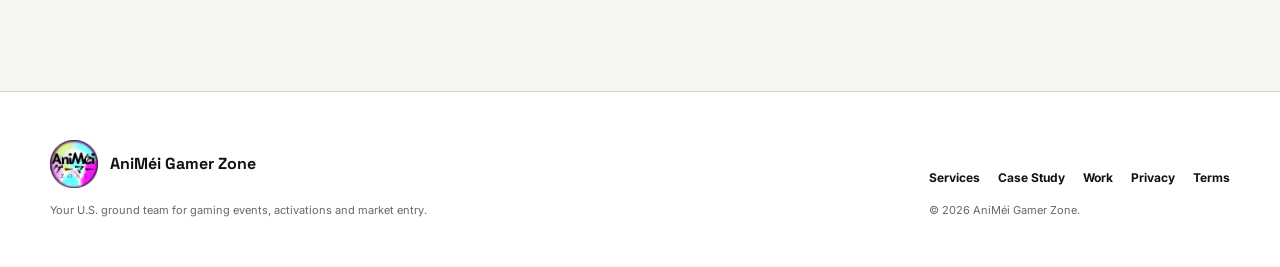
<file: request-event-support.html>
<!doctype html><html lang="en" data-theme="light"><head><meta charset="utf-8"><meta name="viewport" content="width=device-width,initial-scale=1"><title>Request Gaming Event Support | AniMéi Gamer Zone</title><meta name="description" content="Tell AGZ your event, booth, dates and support needs. Request U.S. convention staffing, hardware, print, logistics, playtesting and show-floor operations."><link rel="canonical" href="https://animegamerzone.com/request-event-support.html"><meta name="robots" content="index,follow,max-image-preview:large"><meta property="og:title" content="Request Gaming Event Support | AniMéi Gamer Zone"><meta property="og:description" content="Tell AGZ your event, booth, dates and support needs. Request U.S. convention staffing, hardware, print, logistics, playtesting and show-floor operations."><meta property="og:type" content="website"><meta property="og:url" content="https://animegamerzone.com/request-event-support.html"><meta property="og:site_name" content="AniMéi Gamer Zone"><meta property="og:image" content="https://animegamerzone.com/agz-logo.png"><meta property="og:image:alt" content="AniMéi Gamer Zone logo"><meta name="twitter:card" content="summary"><meta name="twitter:title" content="Request Gaming Event Support | AniMéi Gamer Zone"><meta name="twitter:description" content="Tell AGZ your event, booth, dates and support needs. Request U.S. convention staffing, hardware, print, logistics, playtesting and show-floor operations."><meta name="twitter:image" content="https://animegamerzone.com/agz-logo.png"><link rel="stylesheet" href="style.css"><script type="application/ld+json">{"@context":"https://schema.org","@type":"WebPage","@id":"https://animegamerzone.com/request-event-support.html#webpage","url":"https://animegamerzone.com/request-event-support.html","name":"Request Gaming Event Support | AniMéi Gamer Zone","description":"Tell AGZ your event, booth, dates and support needs. Request U.S. convention staffing, hardware, print, logistics, playtesting and show-floor operations.","isPartOf":{"@id":"https://animegamerzone.com/#website"},"about":{"@id":"https://animegamerzone.com/#organization"},"inLanguage":"en-US"}</script><link rel="icon" href="favicon.ico" sizes="any"><link rel="icon" type="image/png" sizes="32x32" href="favicon-32x32.png"><link rel="icon" type="image/png" sizes="16x16" href="favicon-16x16.png"><link rel="apple-touch-icon" sizes="180x180" href="apple-touch-icon.png"></head><body><header><div class="wrap nav"><a class="brand" href="index.html"><img class="brand-logo" src="agz-logo.png" alt="AniMéi Gamer Zone logo"><span>AniMéi Gamer Zone</span></a><nav><a href="services.html">Services</a><a href="market-entry.html">U.S. Market Entry</a><a href="case-study-soft-source-pax-east.html">Case Study</a><a href="work.html">Our Work</a><a href="about.html">About</a><a href="request-event-support.html">Get a Quote</a><a href="contact.html">Contact</a><a href="https://playfoundnyc.com/" target="_blank" rel="noopener">PLAYFOUND ↗</a></nav><button class="theme" data-theme-toggle aria-label="Toggle theme">◐</button><a class="btn primary" href="request-event-support.html">Get a U.S. Support Plan</a></div></header><main><section class="page-hero"><div class="wrap"><div class="eyebrow">Request Event Support</div><h1>TELL US WHAT YOU’RE<br>BRINGING TO AMERICA.</h1><p>Give us the event, booth and support needs. We’ll use the details to scope your U.S. staffing, hardware, logistics, player engagement and show-floor operation.</p></div></section><section><div class="wrap contact"><form id="leadForm" class="lead-form"><div><label>Name</label><input name="name" required></div><div><label>Company</label><input name="company" required></div><div><label>Email</label><input type="email" name="email" required></div><div><label>Company country / region</label><input name="country" placeholder="Example: Japan, South Korea, China, UK"></div><div><label>Event / Convention</label><input name="event" required placeholder="Example: PAX East, GDC, NYCC"></div><div><label>Team traveling from</label><input name="origin" placeholder="Example: Seoul, Shanghai, Tokyo, London"></div><div><label>Event dates</label><input name="dates"></div><div><label>Booth / activation size</label><input name="booth" placeholder="Example: 10×20, 6 demo stations"></div><div><label>Number of demo stations</label><input name="stations" placeholder="Example: 8"></div><div><label>On-site staff needed</label><input name="staff" placeholder="Example: 4 booth staff"></div><div class="full"><label>Services needed</label><div class="checks"><label><input type="checkbox" name="services" value="Staffing">Staffing</label><label><input type="checkbox" name="services" value="Hardware">Hardware</label><label><input type="checkbox" name="services" value="Furniture">Furniture</label><label><input type="checkbox" name="services" value="Print/Signage">Print/Signage</label><label><input type="checkbox" name="services" value="Logistics">Logistics</label><label><input type="checkbox" name="services" value="Playtesting/Feedback">Playtesting/Feedback</label></div></div><div class="full"><label>Estimated support budget</label><select name="budget"><option>Not sure yet</option><option>Under $5,000</option><option>$5,000–$10,000</option><option>$10,000–$25,000</option><option>$25,000+</option></select></div><div class="full"><label>What do you need help with?</label><textarea name="notes"></textarea></div><div class="full"><button class="btn primary" type="submit">Build My Support Request</button><p class="micro">This static site does not store your submission. Clicking submit prepares an email to support@animegamerzone.com in your email app.</p></div></form></div></section></main><footer><div class="wrap footer"><div><div class="brand"><img class="brand-logo" src="agz-logo.png" alt="AniMéi Gamer Zone logo"><span>AniMéi Gamer Zone</span></div><p class="fine">Your U.S. ground team for gaming events, activations and market entry.</p></div><div><div class="footer-links"><a href="services.html">Services</a><a href="case-study-soft-source-pax-east.html">Case Study</a><a href="work.html">Work</a><a href="privacy.html">Privacy</a><a href="terms.html">Terms</a></div><p class="fine">© 2026 AniMéi Gamer Zone.</p></div></div></footer><script src="growth.js"></script></body></html>
</file>
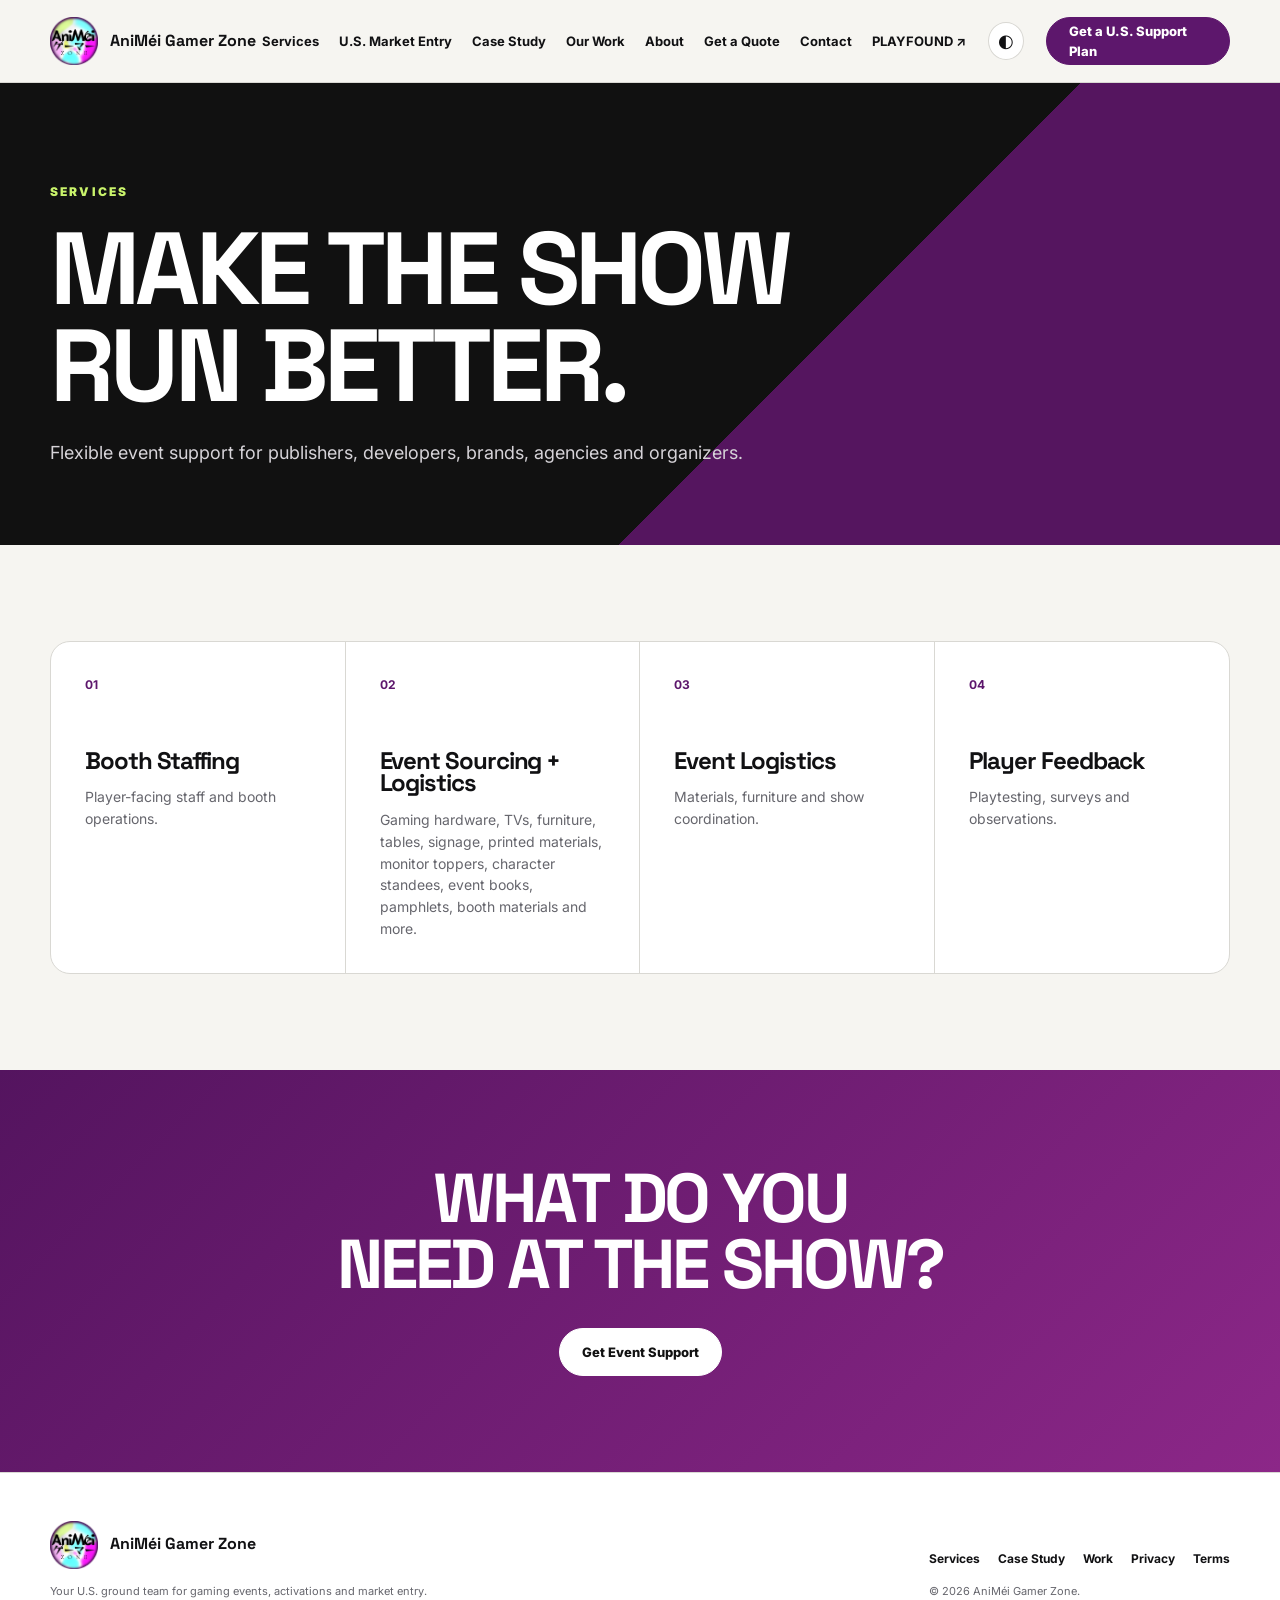
<file: services.html>
<!doctype html><html lang="en" data-theme="light"><head><meta charset="utf-8"><meta name="viewport" content="width=device-width,initial-scale=1"><title>Gaming Convention Services | Staffing, Hardware & Logistics | AGZ</title><meta name="description" content="Convention support for game publishers and studios including booth staffing, gaming PCs, displays, furniture, print, signage, logistics, playtesting and player engagement."><link rel="canonical" href="https://animegamerzone.com/services.html"><meta name="robots" content="index,follow,max-image-preview:large"><meta property="og:title" content="Gaming Convention Services | Staffing, Hardware & Logistics | AGZ"><meta property="og:description" content="Convention support for game publishers and studios including booth staffing, gaming PCs, displays, furniture, print, signage, logistics, playtesting and player engagement."><meta property="og:type" content="website"><meta property="og:url" content="https://animegamerzone.com/services.html"><meta property="og:site_name" content="AniMéi Gamer Zone"><meta property="og:image" content="https://animegamerzone.com/agz-logo.png"><meta property="og:image:alt" content="AniMéi Gamer Zone logo"><meta name="twitter:card" content="summary"><meta name="twitter:title" content="Gaming Convention Services | Staffing, Hardware & Logistics | AGZ"><meta name="twitter:description" content="Convention support for game publishers and studios including booth staffing, gaming PCs, displays, furniture, print, signage, logistics, playtesting and player engagement."><meta name="twitter:image" content="https://animegamerzone.com/agz-logo.png"><link rel="preconnect" href="https://images.pexels.com"><link rel="stylesheet" href="style.css"><script type="application/ld+json">{"@context":"https://schema.org","@type":"WebPage","@id":"https://animegamerzone.com/services.html#webpage","url":"https://animegamerzone.com/services.html","name":"Gaming Convention Services | Staffing, Hardware & Logistics | AGZ","description":"Convention support for game publishers and studios including booth staffing, gaming PCs, displays, furniture, print, signage, logistics, playtesting and player engagement.","isPartOf":{"@id":"https://animegamerzone.com/#website"},"about":{"@id":"https://animegamerzone.com/#organization"},"inLanguage":"en-US"}</script><link rel="icon" href="favicon.ico" sizes="any"><link rel="icon" type="image/png" sizes="32x32" href="favicon-32x32.png"><link rel="icon" type="image/png" sizes="16x16" href="favicon-16x16.png"><link rel="apple-touch-icon" sizes="180x180" href="apple-touch-icon.png"></head><body><header><div class="wrap nav"><a class="brand" href="index.html"><img class="brand-logo" src="agz-logo.png" alt="AniMéi Gamer Zone logo"><span>AniMéi Gamer Zone</span></a><nav><a href="services.html">Services</a><a href="market-entry.html">U.S. Market Entry</a><a href="case-study-soft-source-pax-east.html">Case Study</a><a href="work.html">Our Work</a><a href="about.html">About</a><a href="request-event-support.html">Get a Quote</a><a href="contact.html">Contact</a><a href="https://playfoundnyc.com/" target="_blank" rel="noopener">PLAYFOUND ↗</a></nav><button class="theme" data-theme-toggle aria-label="Toggle theme">◐</button><a class="btn primary" href="request-event-support.html">Get a U.S. Support Plan</a></div></header><main><section class="page-hero"><div class="wrap"><div class="eyebrow">Services</div><h1>MAKE THE SHOW<br>RUN BETTER.</h1><p>Flexible event support for publishers, developers, brands, agencies and organizers.</p></div></section><section><div class="wrap"><div class="service-strip"><div class="service"><b>01</b><h3><a href="booth-staffing.html">Booth Staffing</a></h3><p>Player-facing staff and booth operations.</p></div><div class="service"><b>02</b><h3><a href="gaming-hardware-rental.html">Event Sourcing + Logistics</a></h3><p>Gaming hardware, TVs, furniture, tables, signage, printed materials, monitor toppers, character standees, event books, pamphlets, booth materials and more.</p></div><div class="service"><b>03</b><h3>Event Logistics</h3><p>Materials, furniture and show coordination.</p></div><div class="service"><b>04</b><h3><a href="playtesting-player-feedback.html">Player Feedback</a></h3><p>Playtesting, surveys and observations.</p></div></div></div></section><section class="cta"><div class="wrap"><h2>WHAT DO YOU<br>NEED AT THE SHOW?</h2><div class="actions" style="justify-content:center"><a class="btn white" href="contact.html">Get Event Support</a></div></div></section></main><footer><div class="wrap footer"><div><div class="brand"><img class="brand-logo" src="agz-logo.png" alt="AniMéi Gamer Zone logo"><span>AniMéi Gamer Zone</span></div><p class="fine">Your U.S. ground team for gaming events, activations and market entry.</p></div><div><div class="footer-links"><a href="services.html">Services</a><a href="case-study-soft-source-pax-east.html">Case Study</a><a href="work.html">Work</a><a href="privacy.html">Privacy</a><a href="terms.html">Terms</a></div><p class="fine">© 2026 AniMéi Gamer Zone.</p></div></div></footer><script>
const r=document.documentElement,s=localStorage.getItem('agz-theme');if(s)r.dataset.theme=s;
document.addEventListener('click',e=>{if(e.target.closest('[data-theme-toggle]')){const n=r.dataset.theme==='dark'?'light':'dark';r.dataset.theme=n;localStorage.setItem('agz-theme',n)}})
</script></body></html>
</file>
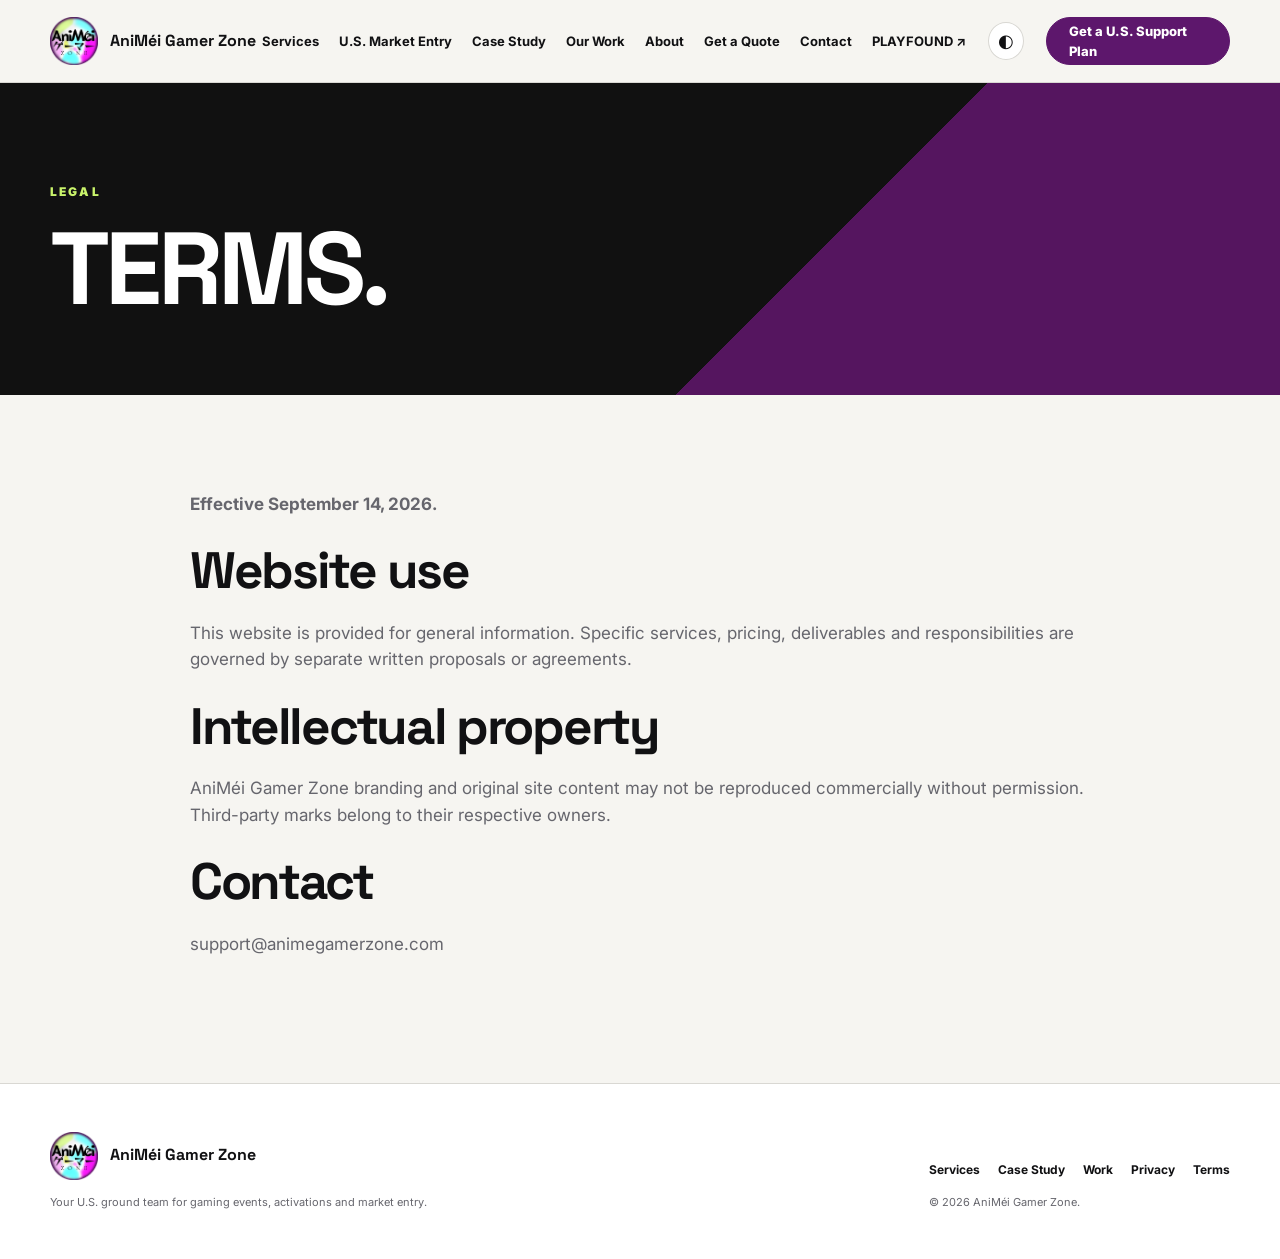
<file: terms.html>
<!doctype html><html lang="en" data-theme="light"><head><meta charset="utf-8"><meta name="viewport" content="width=device-width,initial-scale=1"><title>Terms | AniMéi Gamer Zone</title><meta name="description" content="AniMéi Gamer Zone website terms."><link rel="canonical" href="https://animegamerzone.com/terms.html"><meta name="robots" content="index,follow,max-image-preview:large"><meta property="og:title" content="Terms | AniMéi Gamer Zone"><meta property="og:description" content="AniMéi Gamer Zone website terms."><meta property="og:type" content="website"><meta property="og:url" content="https://animegamerzone.com/terms.html"><meta property="og:site_name" content="AniMéi Gamer Zone"><meta property="og:image" content="https://animegamerzone.com/agz-logo.png"><meta property="og:image:alt" content="AniMéi Gamer Zone logo"><meta name="twitter:card" content="summary"><meta name="twitter:title" content="Terms | AniMéi Gamer Zone"><meta name="twitter:description" content="AniMéi Gamer Zone website terms."><meta name="twitter:image" content="https://animegamerzone.com/agz-logo.png"><link rel="preconnect" href="https://images.pexels.com"><link rel="stylesheet" href="style.css"><script type="application/ld+json">{"@context":"https://schema.org","@type":"WebPage","@id":"https://animegamerzone.com/terms.html#webpage","url":"https://animegamerzone.com/terms.html","name":"Terms | AniMéi Gamer Zone","description":"AniMéi Gamer Zone website terms.","isPartOf":{"@id":"https://animegamerzone.com/#website"},"about":{"@id":"https://animegamerzone.com/#organization"},"inLanguage":"en-US"}</script><link rel="icon" href="favicon.ico" sizes="any"><link rel="icon" type="image/png" sizes="32x32" href="favicon-32x32.png"><link rel="icon" type="image/png" sizes="16x16" href="favicon-16x16.png"><link rel="apple-touch-icon" sizes="180x180" href="apple-touch-icon.png"></head><body><header><div class="wrap nav"><a class="brand" href="index.html"><img class="brand-logo" src="agz-logo.png" alt="AniMéi Gamer Zone logo"><span>AniMéi Gamer Zone</span></a><nav><a href="services.html">Services</a><a href="market-entry.html">U.S. Market Entry</a><a href="case-study-soft-source-pax-east.html">Case Study</a><a href="work.html">Our Work</a><a href="about.html">About</a><a href="request-event-support.html">Get a Quote</a><a href="contact.html">Contact</a><a href="https://playfoundnyc.com/" target="_blank" rel="noopener">PLAYFOUND ↗</a></nav><button class="theme" data-theme-toggle aria-label="Toggle theme">◐</button><a class="btn primary" href="request-event-support.html">Get a U.S. Support Plan</a></div></header><main><section class="page-hero"><div class="wrap"><div class="eyebrow">Legal</div><h1>TERMS.</h1></div></section><section><div class="wrap content"><p><strong>Effective September 14, 2026.</strong></p><h2>Website use</h2><p>This website is provided for general information. Specific services, pricing, deliverables and responsibilities are governed by separate written proposals or agreements.</p><h2>Intellectual property</h2><p>AniMéi Gamer Zone branding and original site content may not be reproduced commercially without permission. Third-party marks belong to their respective owners.</p><h2>Contact</h2><p><a href="mailto:support@animegamerzone.com">support@animegamerzone.com</a></p></div></section></main><footer><div class="wrap footer"><div><div class="brand"><img class="brand-logo" src="agz-logo.png" alt="AniMéi Gamer Zone logo"><span>AniMéi Gamer Zone</span></div><p class="fine">Your U.S. ground team for gaming events, activations and market entry.</p></div><div><div class="footer-links"><a href="services.html">Services</a><a href="case-study-soft-source-pax-east.html">Case Study</a><a href="work.html">Work</a><a href="privacy.html">Privacy</a><a href="terms.html">Terms</a></div><p class="fine">© 2026 AniMéi Gamer Zone.</p></div></div></footer><script>
const r=document.documentElement,s=localStorage.getItem('agz-theme');if(s)r.dataset.theme=s;
document.addEventListener('click',e=>{if(e.target.closest('[data-theme-toggle]')){const n=r.dataset.theme==='dark'?'light':'dark';r.dataset.theme=n;localStorage.setItem('agz-theme',n)}})
</script></body></html>
</file>
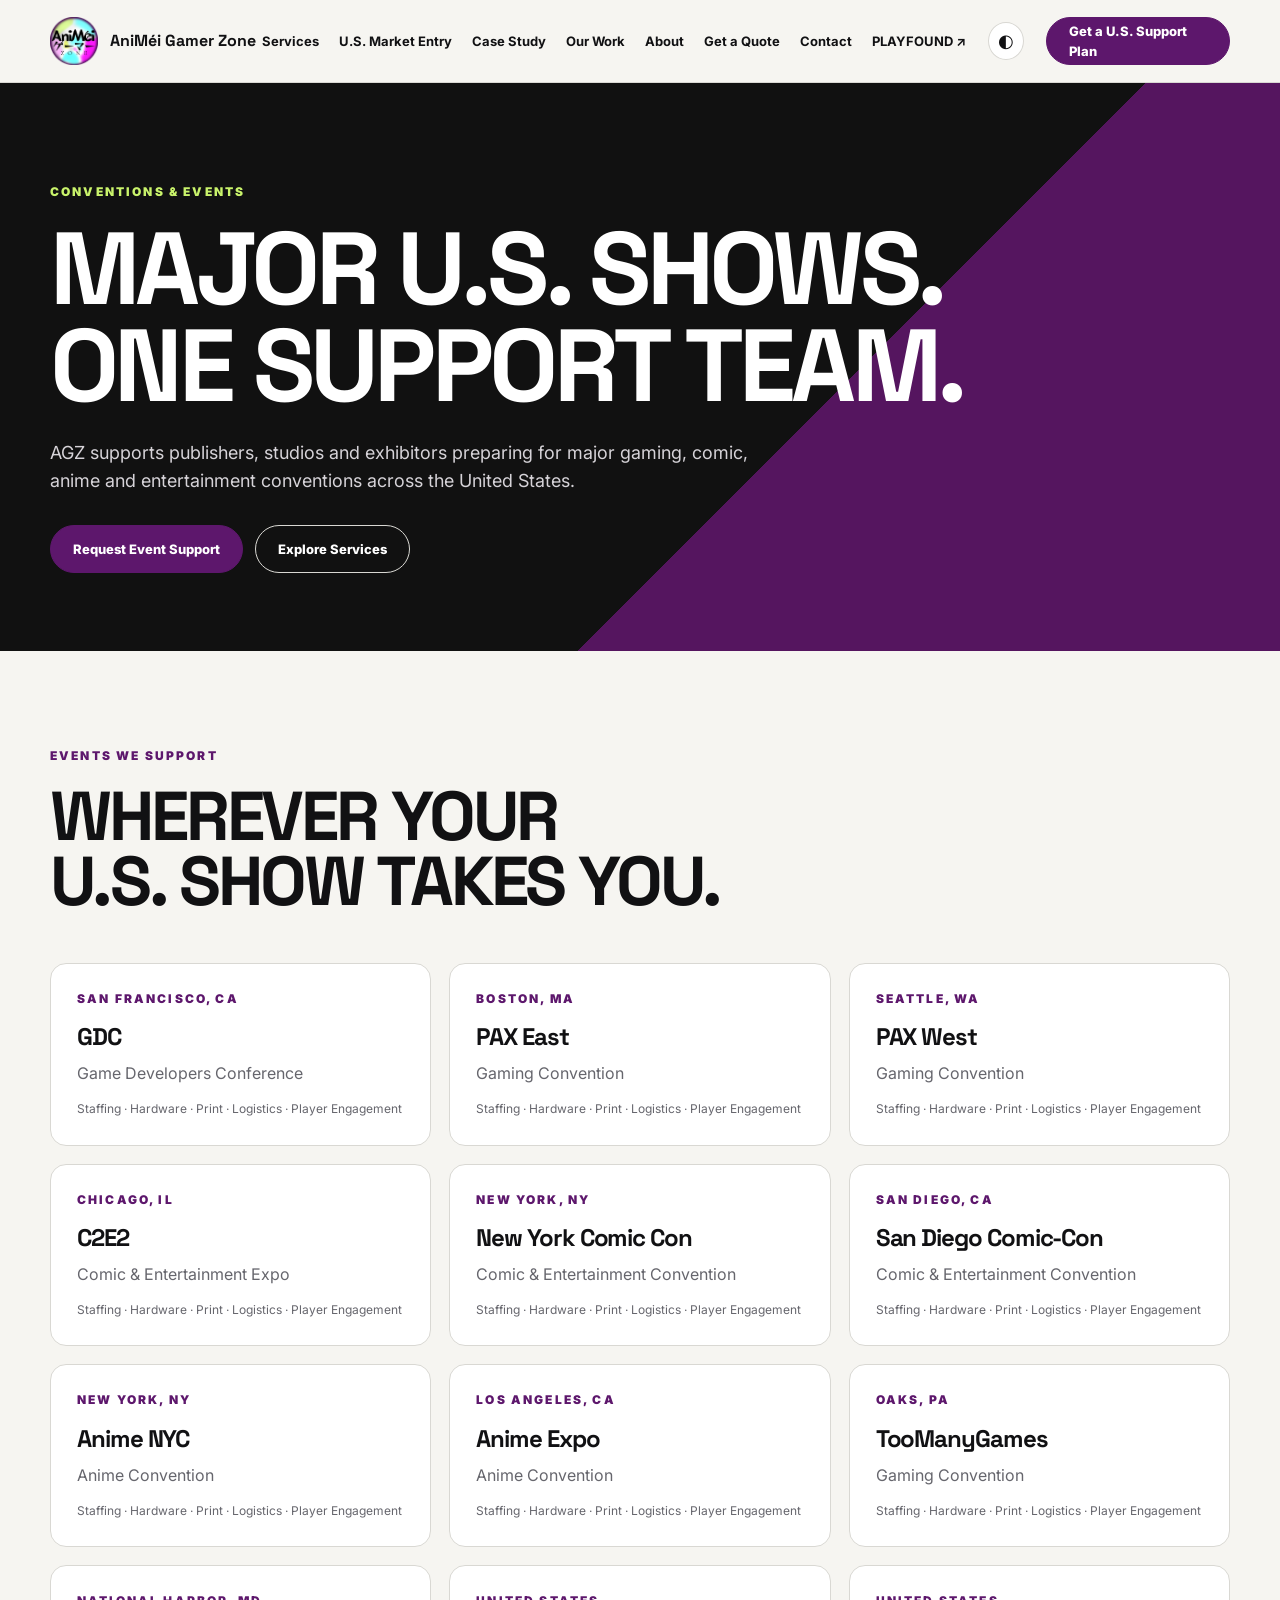
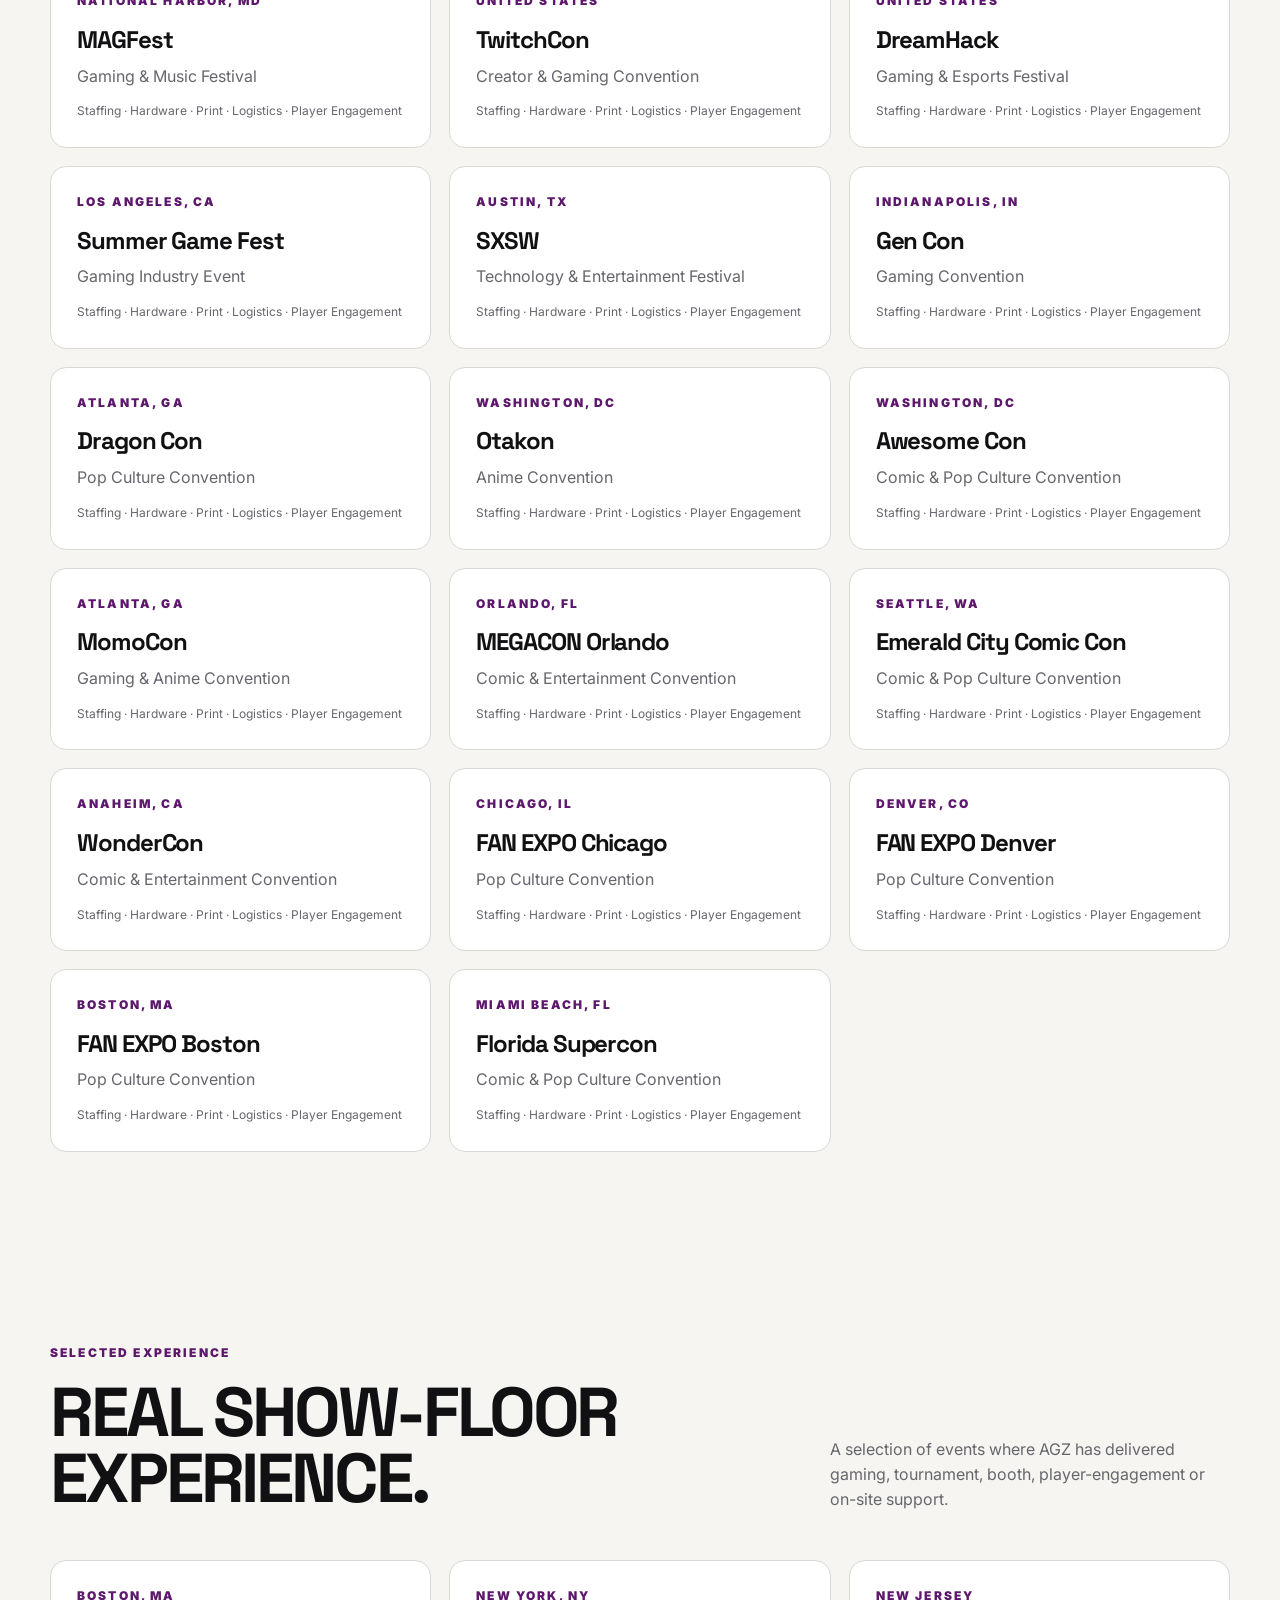
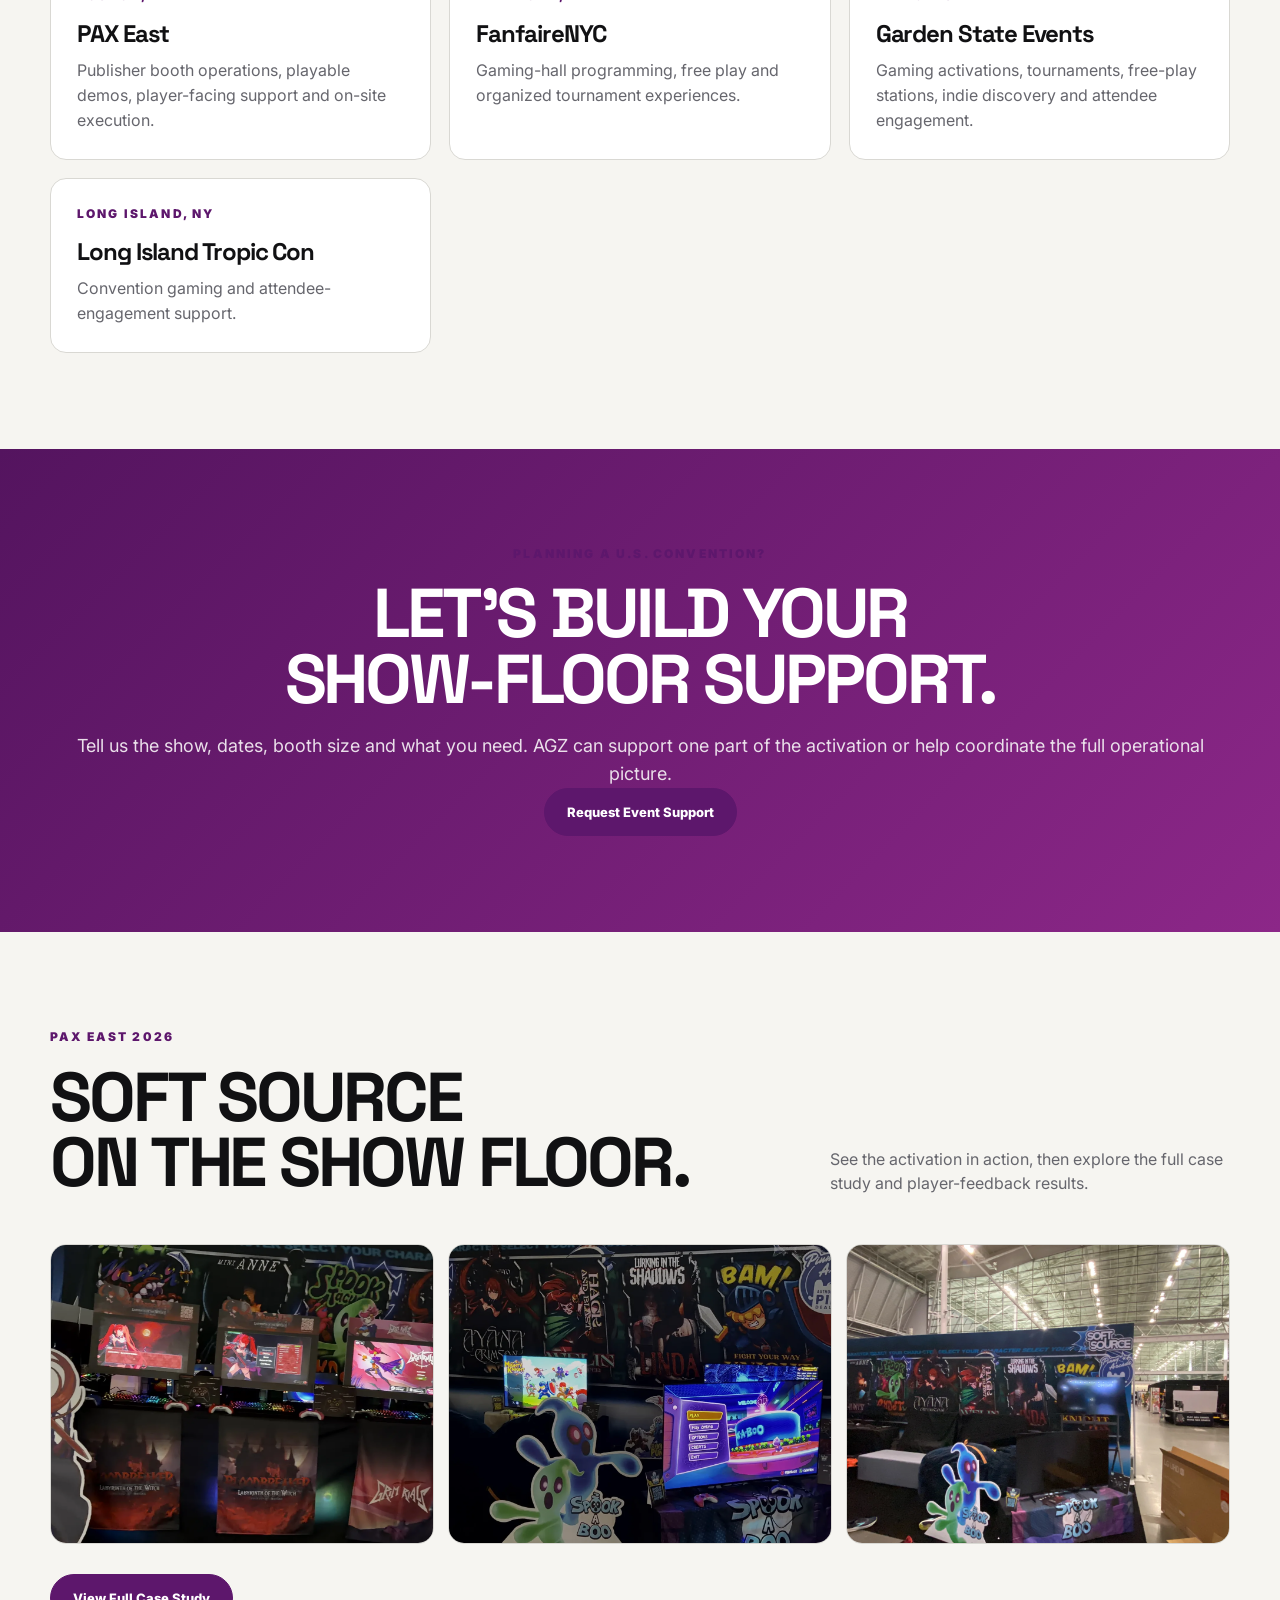
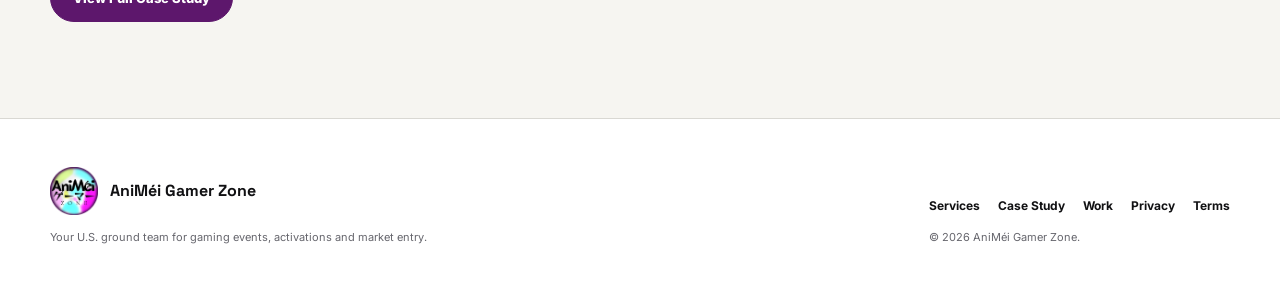
<file: work.html>
<!doctype html><html lang="en" data-theme="light"><head><meta charset="utf-8"><meta name="viewport" content="width=device-width,initial-scale=1"><title>U.S. Gaming Conventions & Events We Support | AniMéi Gamer Zone</title><meta name="description" content="AGZ supports exhibitors at major U.S. shows including GDC, PAX East, PAX West, C2E2, NYCC, SDCC, Anime NYC, Anime Expo, TooManyGames, MAGFest and more."><link rel="canonical" href="https://animegamerzone.com/work.html"><meta name="robots" content="index,follow,max-image-preview:large"><meta property="og:title" content="U.S. Gaming Conventions & Events We Support | AniMéi Gamer Zone"><meta property="og:description" content="AGZ supports exhibitors at major U.S. shows including GDC, PAX East, PAX West, C2E2, NYCC, SDCC, Anime NYC, Anime Expo, TooManyGames, MAGFest and more."><meta property="og:type" content="website"><meta property="og:url" content="https://animegamerzone.com/work.html"><meta property="og:site_name" content="AniMéi Gamer Zone"><meta property="og:image" content="https://animegamerzone.com/agz-logo.png"><meta property="og:image:alt" content="AniMéi Gamer Zone logo"><meta name="twitter:card" content="summary"><meta name="twitter:title" content="U.S. Gaming Conventions & Events We Support | AniMéi Gamer Zone"><meta name="twitter:description" content="AGZ supports exhibitors at major U.S. shows including GDC, PAX East, PAX West, C2E2, NYCC, SDCC, Anime NYC, Anime Expo, TooManyGames, MAGFest and more."><meta name="twitter:image" content="https://animegamerzone.com/agz-logo.png"><link rel="preconnect" href="https://images.pexels.com"><link rel="stylesheet" href="style.css"><script type="application/ld+json">{"@context":"https://schema.org","@type":"WebPage","@id":"https://animegamerzone.com/work.html#webpage","url":"https://animegamerzone.com/work.html","name":"U.S. Gaming Conventions & Events We Support | AniMéi Gamer Zone","description":"AGZ supports exhibitors at major U.S. shows including GDC, PAX East, PAX West, C2E2, NYCC, SDCC, Anime NYC, Anime Expo, TooManyGames, MAGFest and more.","isPartOf":{"@id":"https://animegamerzone.com/#website"},"about":{"@id":"https://animegamerzone.com/#organization"},"inLanguage":"en-US"}</script><link rel="icon" href="favicon.ico" sizes="any"><link rel="icon" type="image/png" sizes="32x32" href="favicon-32x32.png"><link rel="icon" type="image/png" sizes="16x16" href="favicon-16x16.png"><link rel="apple-touch-icon" sizes="180x180" href="apple-touch-icon.png"></head><body><header><div class="wrap nav"><a class="brand" href="index.html"><img class="brand-logo" src="agz-logo.png" alt="AniMéi Gamer Zone logo"><span>AniMéi Gamer Zone</span></a><nav><a href="services.html">Services</a><a href="market-entry.html">U.S. Market Entry</a><a href="case-study-soft-source-pax-east.html">Case Study</a><a href="work.html">Our Work</a><a href="about.html">About</a><a href="request-event-support.html">Get a Quote</a><a href="contact.html">Contact</a><a href="https://playfoundnyc.com/" target="_blank" rel="noopener">PLAYFOUND ↗</a></nav><button class="theme" data-theme-toggle aria-label="Toggle theme">◐</button><a class="btn primary" href="request-event-support.html">Get a U.S. Support Plan</a></div></header><main>
<section class="page-hero"><div class="wrap"><div class="eyebrow">Conventions & Events</div><h1>MAJOR U.S. SHOWS.<br>ONE SUPPORT TEAM.</h1><p>AGZ supports publishers, studios and exhibitors preparing for major gaming, comic, anime and entertainment conventions across the United States.</p><div class="actions"><a class="btn primary" href="request-event-support.html">Request Event Support</a><a class="btn secondary" href="services.html">Explore Services</a></div></div></section>
<section><div class="wrap"><div class="head"><div><div class="eyebrow">Events We Support</div><h2>WHEREVER YOUR<br>U.S. SHOW TAKES YOU.</h2></div><p></p></div><div class="seo-grid events-grid"><article class="seo-card event-card"><div class="eyebrow">San Francisco, CA</div><h3>GDC</h3><p>Game Developers Conference</p><p class="event-services">Staffing · Hardware · Print · Logistics · Player Engagement</p></article>
<article class="seo-card event-card"><div class="eyebrow">Boston, MA</div><h3>PAX East</h3><p>Gaming Convention</p><p class="event-services">Staffing · Hardware · Print · Logistics · Player Engagement</p></article>
<article class="seo-card event-card"><div class="eyebrow">Seattle, WA</div><h3>PAX West</h3><p>Gaming Convention</p><p class="event-services">Staffing · Hardware · Print · Logistics · Player Engagement</p></article>
<article class="seo-card event-card"><div class="eyebrow">Chicago, IL</div><h3>C2E2</h3><p>Comic & Entertainment Expo</p><p class="event-services">Staffing · Hardware · Print · Logistics · Player Engagement</p></article>
<article class="seo-card event-card"><div class="eyebrow">New York, NY</div><h3>New York Comic Con</h3><p>Comic & Entertainment Convention</p><p class="event-services">Staffing · Hardware · Print · Logistics · Player Engagement</p></article>
<article class="seo-card event-card"><div class="eyebrow">San Diego, CA</div><h3>San Diego Comic-Con</h3><p>Comic & Entertainment Convention</p><p class="event-services">Staffing · Hardware · Print · Logistics · Player Engagement</p></article>
<article class="seo-card event-card"><div class="eyebrow">New York, NY</div><h3>Anime NYC</h3><p>Anime Convention</p><p class="event-services">Staffing · Hardware · Print · Logistics · Player Engagement</p></article>
<article class="seo-card event-card"><div class="eyebrow">Los Angeles, CA</div><h3>Anime Expo</h3><p>Anime Convention</p><p class="event-services">Staffing · Hardware · Print · Logistics · Player Engagement</p></article>
<article class="seo-card event-card"><div class="eyebrow">Oaks, PA</div><h3>TooManyGames</h3><p>Gaming Convention</p><p class="event-services">Staffing · Hardware · Print · Logistics · Player Engagement</p></article>
<article class="seo-card event-card"><div class="eyebrow">National Harbor, MD</div><h3>MAGFest</h3><p>Gaming & Music Festival</p><p class="event-services">Staffing · Hardware · Print · Logistics · Player Engagement</p></article>
<article class="seo-card event-card"><div class="eyebrow">United States</div><h3>TwitchCon</h3><p>Creator & Gaming Convention</p><p class="event-services">Staffing · Hardware · Print · Logistics · Player Engagement</p></article>
<article class="seo-card event-card"><div class="eyebrow">United States</div><h3>DreamHack</h3><p>Gaming & Esports Festival</p><p class="event-services">Staffing · Hardware · Print · Logistics · Player Engagement</p></article>
<article class="seo-card event-card"><div class="eyebrow">Los Angeles, CA</div><h3>Summer Game Fest</h3><p>Gaming Industry Event</p><p class="event-services">Staffing · Hardware · Print · Logistics · Player Engagement</p></article>
<article class="seo-card event-card"><div class="eyebrow">Austin, TX</div><h3>SXSW</h3><p>Technology & Entertainment Festival</p><p class="event-services">Staffing · Hardware · Print · Logistics · Player Engagement</p></article>
<article class="seo-card event-card"><div class="eyebrow">Indianapolis, IN</div><h3>Gen Con</h3><p>Gaming Convention</p><p class="event-services">Staffing · Hardware · Print · Logistics · Player Engagement</p></article>
<article class="seo-card event-card"><div class="eyebrow">Atlanta, GA</div><h3>Dragon Con</h3><p>Pop Culture Convention</p><p class="event-services">Staffing · Hardware · Print · Logistics · Player Engagement</p></article>
<article class="seo-card event-card"><div class="eyebrow">Washington, DC</div><h3>Otakon</h3><p>Anime Convention</p><p class="event-services">Staffing · Hardware · Print · Logistics · Player Engagement</p></article>
<article class="seo-card event-card"><div class="eyebrow">Washington, DC</div><h3>Awesome Con</h3><p>Comic & Pop Culture Convention</p><p class="event-services">Staffing · Hardware · Print · Logistics · Player Engagement</p></article>
<article class="seo-card event-card"><div class="eyebrow">Atlanta, GA</div><h3>MomoCon</h3><p>Gaming & Anime Convention</p><p class="event-services">Staffing · Hardware · Print · Logistics · Player Engagement</p></article>
<article class="seo-card event-card"><div class="eyebrow">Orlando, FL</div><h3>MEGACON Orlando</h3><p>Comic & Entertainment Convention</p><p class="event-services">Staffing · Hardware · Print · Logistics · Player Engagement</p></article>
<article class="seo-card event-card"><div class="eyebrow">Seattle, WA</div><h3>Emerald City Comic Con</h3><p>Comic & Pop Culture Convention</p><p class="event-services">Staffing · Hardware · Print · Logistics · Player Engagement</p></article>
<article class="seo-card event-card"><div class="eyebrow">Anaheim, CA</div><h3>WonderCon</h3><p>Comic & Entertainment Convention</p><p class="event-services">Staffing · Hardware · Print · Logistics · Player Engagement</p></article>
<article class="seo-card event-card"><div class="eyebrow">Chicago, IL</div><h3>FAN EXPO Chicago</h3><p>Pop Culture Convention</p><p class="event-services">Staffing · Hardware · Print · Logistics · Player Engagement</p></article>
<article class="seo-card event-card"><div class="eyebrow">Denver, CO</div><h3>FAN EXPO Denver</h3><p>Pop Culture Convention</p><p class="event-services">Staffing · Hardware · Print · Logistics · Player Engagement</p></article>
<article class="seo-card event-card"><div class="eyebrow">Boston, MA</div><h3>FAN EXPO Boston</h3><p>Pop Culture Convention</p><p class="event-services">Staffing · Hardware · Print · Logistics · Player Engagement</p></article>
<article class="seo-card event-card"><div class="eyebrow">Miami Beach, FL</div><h3>Florida Supercon</h3><p>Comic & Pop Culture Convention</p><p class="event-services">Staffing · Hardware · Print · Logistics · Player Engagement</p></article></div></div></section>
<section><div class="wrap"><div class="head"><div><div class="eyebrow">Selected Experience</div><h2>REAL SHOW-FLOOR<br>EXPERIENCE.</h2></div><p>A selection of events where AGZ has delivered gaming, tournament, booth, player-engagement or on-site support.</p></div><div class="seo-grid">
<article class="seo-card"><div class="eyebrow">Boston, MA</div><h3>PAX East</h3><p>Publisher booth operations, playable demos, player-facing support and on-site execution.</p></article>
<article class="seo-card"><div class="eyebrow">New York, NY</div><h3>FanfaireNYC</h3><p>Gaming-hall programming, free play and organized tournament experiences.</p></article>
<article class="seo-card"><div class="eyebrow">New Jersey</div><h3>Garden State Events</h3><p>Gaming activations, tournaments, free-play stations, indie discovery and attendee engagement.</p></article>
<article class="seo-card"><div class="eyebrow">Long Island, NY</div><h3>Long Island Tropic Con</h3><p>Convention gaming and attendee-engagement support.</p></article>
</div></div></section>
<section class="cta"><div class="wrap"><div><div class="eyebrow">Planning a U.S. Convention?</div><h2>LET'S BUILD YOUR<br>SHOW-FLOOR SUPPORT.</h2><p>Tell us the show, dates, booth size and what you need. AGZ can support one part of the activation or help coordinate the full operational picture.</p></div><a class="btn primary" href="request-event-support.html">Request Event Support</a></div></section>
<section><div class="wrap"><div class="head"><div><div class="eyebrow">PAX East 2026</div><h2>SOFT SOURCE<br>ON THE SHOW FLOOR.</h2></div><p>See the activation in action, then explore the full case study and player-feedback results.</p></div><div class="work-photo-row"><img src="assets/images/pax-east-2026/pax-east-soft-source-5.webp" alt="Soft Source demo stations at PAX East 2026" loading="lazy"><img src="assets/images/pax-east-2026/pax-east-soft-source-6.webp" alt="Soft Source booth setup at PAX East 2026" loading="lazy"><img src="assets/images/pax-east-2026/pax-east-soft-source-8.webp" alt="Soft Source booth and gaming hardware at PAX East 2026" loading="lazy"></div><div class="actions"><a class="btn primary" href="case-study-soft-source-pax-east.html">View Full Case Study</a></div></div></section></main><footer><div class="wrap footer"><div><div class="brand"><img class="brand-logo" src="agz-logo.png" alt="AniMéi Gamer Zone logo"><span>AniMéi Gamer Zone</span></div><p class="fine">Your U.S. ground team for gaming events, activations and market entry.</p></div><div><div class="footer-links"><a href="services.html">Services</a><a href="case-study-soft-source-pax-east.html">Case Study</a><a href="work.html">Work</a><a href="privacy.html">Privacy</a><a href="terms.html">Terms</a></div><p class="fine">© 2026 AniMéi Gamer Zone.</p></div></div></footer><script>
const r=document.documentElement,s=localStorage.getItem('agz-theme');if(s)r.dataset.theme=s;
document.addEventListener('click',e=>{if(e.target.closest('[data-theme-toggle]')){const n=r.dataset.theme==='dark'?'light':'dark';r.dataset.theme=n;localStorage.setItem('agz-theme',n)}})
</script></body></html>
</file>
<file: style.css>
/* AniMéi Gamer Zone — restored complete visual system */
@import url('https://fonts.googleapis.com/css2?family=Inter:wght@400;500;600;700;800;900&family=Space+Grotesk:wght@500;600;700&display=swap');

:root{
  --bg:#f6f5f1; --card:#ffffff; --text:#111113; --muted:#66666d; --line:#d9d8d3;
  --purple:#5d176c; --purple2:#8a2a88; --lime:#c9f36b; --black:#0b0b0d;
  --shadow:0 18px 60px rgba(0,0,0,.12);
}
html[data-theme="dark"]{
  --bg:#0c0c0f; --card:#151519; --text:#f6f5f1; --muted:#aaaab2; --line:#303037;
}
*{box-sizing:border-box}
html{scroll-behavior:smooth}
body{margin:0;background:var(--bg);color:var(--text);font-family:Inter,Arial,sans-serif;line-height:1.55;overflow-x:hidden}
img{display:block;max-width:100%;height:auto}
a{color:inherit;text-decoration:none}
.wrap{width:min(1180px,calc(100% - 48px));margin:auto}
section{padding:96px 0}
h1,h2,h3{font-family:"Space Grotesk",Inter,sans-serif;margin:0;line-height:.95;letter-spacing:-.045em}
h1{font-size:clamp(54px,8vw,112px)}
h2{font-size:clamp(40px,5.4vw,74px)}
h3{font-size:24px}
p{margin:0;color:var(--muted)}
.eyebrow{text-transform:uppercase;font-size:12px;font-weight:900;letter-spacing:.18em;color:var(--purple);margin-bottom:18px}
html[data-theme="dark"] .eyebrow{color:var(--lime)}

header{position:sticky;top:0;z-index:50;background:color-mix(in srgb,var(--bg) 92%,transparent);backdrop-filter:blur(16px);border-bottom:1px solid var(--line)}
.nav{min-height:82px;display:flex;align-items:center;gap:22px}
.brand{display:flex;align-items:center;gap:12px;font-family:"Space Grotesk",sans-serif;font-weight:800;white-space:nowrap}
.brand-logo{width:48px;height:48px;object-fit:contain}
.nav nav{margin-left:auto;display:flex;align-items:center;gap:20px}
.nav nav a{font-size:13px;font-weight:700;white-space:nowrap}
.nav nav a:hover{color:var(--purple)}
.theme{border:1px solid var(--line);background:var(--card);color:var(--text);width:38px;height:38px;border-radius:50%;cursor:pointer;font-size:18px}

.btn{display:inline-flex;align-items:center;justify-content:center;min-height:48px;padding:0 22px;border:1px solid var(--line);border-radius:999px;font-size:13px;font-weight:800;transition:.2s;background:transparent}
.btn:hover{transform:translateY(-2px)}
.btn.primary{background:var(--purple);color:white;border-color:var(--purple)}
.btn.white{background:white;color:#111;border-color:white}
.actions{display:flex;gap:12px;flex-wrap:wrap;margin-top:30px}

.hero{position:relative;min-height:720px;display:flex;align-items:center;overflow:hidden;background:#0d0b11;color:white;padding:110px 0}
.hero-bg{position:absolute;inset:0;background:
 radial-gradient(circle at 80% 40%,rgba(201,243,107,.34),transparent 23%),
 radial-gradient(circle at 65% 70%,rgba(138,42,136,.55),transparent 32%),
 linear-gradient(125deg,#0b0b0e 0 47%,#351141 47% 72%,#7c2780 100%);
}
.hero-bg:after{content:"";position:absolute;width:620px;height:620px;border:1px solid rgba(255,255,255,.16);border-radius:50%;right:-100px;top:50px}
.hero-copy{position:relative;z-index:2}
.hero .eyebrow{color:var(--lime)}
.hero h1{max-width:900px}
.hero p{color:#dedbe0;max-width:610px;font-size:19px;margin-top:28px}

.ticker{background:var(--lime);color:#111;overflow:hidden;white-space:nowrap;padding:13px 0;font-weight:900;font-size:12px;letter-spacing:.12em}
.ticker span{display:inline-block;min-width:max-content;animation:ticker 28s linear infinite}
@keyframes ticker{to{transform:translateX(-50%)}}

.head{display:flex;align-items:end;justify-content:space-between;gap:50px;margin-bottom:48px}
.head>p{max-width:400px}
.service-strip{display:grid;grid-template-columns:repeat(4,1fr);border:1px solid var(--line);border-radius:20px;overflow:hidden;background:var(--card)}
.service{padding:34px;min-height:250px;border-right:1px solid var(--line)}
.service:last-child{border-right:0}
.service b{display:block;color:var(--purple);font-size:12px;margin-bottom:55px}
.service h3{margin-bottom:14px}
.service p{font-size:14px}

.sourcing-section{padding-top:30px}
.sourcing-panel{background:var(--black);color:white;border-radius:28px;padding:64px;overflow:hidden;position:relative}
.sourcing-panel:after{content:"";position:absolute;width:420px;height:420px;border-radius:50%;background:radial-gradient(circle,var(--purple2),transparent 68%);right:-160px;top:-180px;opacity:.65}
.sourcing-panel .eyebrow{color:var(--lime)}
.sourcing-lede{color:#c8c6cb;max-width:720px;font-size:18px;margin-top:24px}
.sourcing-groups{display:grid;grid-template-columns:repeat(3,1fr);gap:1px;background:#343139;margin-top:44px;border:1px solid #343139;border-radius:16px;overflow:hidden;position:relative;z-index:2}
.sourcing-group{background:#151419;padding:28px}
.sourcing-group h3{font-size:19px;margin-bottom:12px}
.sourcing-group p{color:#aaa7af;font-size:13px}
.sourcing-line{margin-top:30px;color:var(--lime);font-weight:900;font-size:12px;letter-spacing:.14em}

.visual-grid{display:grid;grid-template-columns:1.35fr 1fr;gap:18px}
.visual-stack{display:grid;grid-template-rows:1fr 1fr;gap:18px}
.visual-card{position:relative;min-height:620px;border-radius:22px;overflow:hidden;background:#111;box-shadow:var(--shadow)}
.visual-card.small{min-height:300px}
.visual-card img{position:absolute;width:100%;height:100%;object-fit:cover;transition:.45s}
.visual-card:hover img{transform:scale(1.025)}
.visual-card:after{content:"";position:absolute;inset:0;background:linear-gradient(transparent 40%,rgba(0,0,0,.82))}
.visual-copy{position:absolute;z-index:2;left:30px;right:30px;bottom:28px;color:white}
.visual-copy p{color:#ddd}
.visual-copy .eyebrow{color:var(--lime)}

.market{background:var(--purple);color:white;overflow:hidden}
.market>.wrap{display:grid;grid-template-columns:1fr 1fr;align-items:center;min-height:470px;position:relative}
.market p{color:#e2d5e5;max-width:570px;margin-top:22px;font-size:18px}
.market .eyebrow{color:var(--lime)}
.orb{width:470px;height:470px;border-radius:50%;justify-self:end;background:radial-gradient(circle at 65% 65%,var(--lime),#9c8a84 35%,#66236f 70%);box-shadow:0 0 100px rgba(201,243,107,.2)}

.gallery{display:grid;grid-template-columns:repeat(3,1fr);gap:18px}
.shot{position:relative;height:410px;border-radius:18px;overflow:hidden;background:#111}
.shot img{width:100%;height:100%;object-fit:cover}
.shot-label{position:absolute;left:18px;bottom:18px;background:white;color:#111;padding:9px 12px;border-radius:999px;font-size:11px;font-weight:900}

.quote{background:#111;color:white;text-align:center}
.quote h2 span{color:var(--lime)}
.cta{background:linear-gradient(135deg,#54145f,#8c2788);color:white;text-align:center}
.cta p{color:#eadfea;margin-top:20px;font-size:18px}
.cta .actions{justify-content:center}

.page-hero{padding:100px 0 78px;background:linear-gradient(135deg,#111 0 62%,#55155f 62%);color:white}
.page-hero .eyebrow{color:var(--lime)}
.page-hero p{color:#d6d3d8;max-width:720px;margin-top:25px;font-size:18px}
.content{max-width:900px}
.content h2{font-size:clamp(32px,4vw,54px);margin:12px 0 24px}
.content p{font-size:17px;margin-bottom:30px}

.contact{max-width:900px}
.contact>.eyebrow{margin-top:20px}
.email{display:inline-block;font-family:"Space Grotesk",sans-serif;font-size:clamp(24px,4vw,46px);font-weight:700;word-break:break-word;margin:12px 0 18px;color:var(--purple)}

footer{border-top:1px solid var(--line);padding:48px 0;background:var(--card)}
.footer{display:flex;justify-content:space-between;align-items:flex-end;gap:40px}
.footer-links{display:flex;gap:18px;flex-wrap:wrap;justify-content:flex-end;font-size:12px;font-weight:700}
.fine{font-size:11px;margin-top:14px}

/* Growth system */
.lead-form{display:grid;grid-template-columns:1fr 1fr;gap:16px;margin-top:28px}
.lead-form .full{grid-column:1/-1}
.lead-form label{display:block;font-size:12px;font-weight:800;letter-spacing:.04em;margin-bottom:7px}
.lead-form input,.lead-form select,.lead-form textarea{width:100%;padding:14px;border:1px solid var(--line);border-radius:10px;background:var(--card);color:var(--text);font:inherit}
.lead-form textarea{min-height:140px;resize:vertical}
.checks{display:flex;gap:14px;flex-wrap:wrap}
.checks label{display:flex;gap:7px;align-items:center;font-weight:600}
.checks input{width:auto}
.micro{font-size:12px;opacity:.72}
.seo-grid{display:grid;grid-template-columns:repeat(3,1fr);gap:18px}
.seo-card{padding:26px;border:1px solid var(--line);border-radius:16px;background:var(--card)}
.seo-card h3{margin-top:8px;margin-bottom:12px}
.case-detail{padding:26px;border-top:1px solid var(--line)}
.events-grid{grid-template-columns:repeat(3,1fr)}
.event-card .event-services{font-size:12px;color:var(--muted);margin-top:14px}

@media(max-width:1050px){
  .nav nav{display:none}
  .nav .btn.primary{margin-left:auto}
  .service-strip{grid-template-columns:1fr 1fr}
  .service:nth-child(2){border-right:0}
  .service:nth-child(-n+2){border-bottom:1px solid var(--line)}
  .sourcing-groups{grid-template-columns:1fr 1fr}
  .events-grid{grid-template-columns:1fr 1fr}
}
@media(max-width:760px){
  .wrap{width:min(100% - 30px,1180px)}
  section{padding:68px 0}
  header .nav{min-height:70px}
  .brand span{display:none}
  .brand-logo{width:42px;height:42px}
  .nav .btn.primary{font-size:11px;padding:0 15px;min-height:42px}
  .hero{min-height:650px;padding:90px 0}
  .hero-bg{background:radial-gradient(circle at 85% 75%,rgba(201,243,107,.25),transparent 22%),linear-gradient(145deg,#0b0b0e 0 55%,#52145e 55% 100%)}
  .hero p{font-size:16px}
  .head{display:block}
  .head>p,.head>.btn{margin-top:22px}
  .service-strip,.sourcing-groups,.visual-grid,.gallery,.market>.wrap,.lead-form,.seo-grid,.events-grid{grid-template-columns:1fr}
  .service{border-right:0;border-bottom:1px solid var(--line);min-height:auto}
  .service:last-child{border-bottom:0}
  .service b{margin-bottom:30px}
  .sourcing-panel{padding:38px 24px}
  .visual-card,.visual-card.small{min-height:390px}
  .visual-stack{grid-template-rows:none}
  .orb{width:280px;height:280px;justify-self:center;margin-top:45px}
  .market>.wrap{padding:10px 0}
  .shot{height:360px}
  .footer{display:block}
  .footer-links{justify-content:flex-start;margin-top:28px}
  .lead-form .full{grid-column:auto}
}
@media(max-width:480px){
  h1{font-size:clamp(46px,15vw,68px)}
  h2{font-size:clamp(36px,12vw,52px)}
  .theme{display:none}
  .nav{gap:10px}
  .actions .btn{width:100%}
}

/* International growth pages */
.seo-card[href]{display:block;transition:transform .2s ease,border-color .2s ease}
.seo-card[href]:hover{transform:translateY(-3px);border-color:var(--purple)}
.page-hero .actions{margin-top:30px}
.market-entry-note{font-size:13px;color:var(--muted)}

/* Conversion + proof layer */
.proof-strip{display:grid;grid-template-columns:repeat(4,1fr);gap:14px;margin:24px 0}.proof-strip>div{border:1px solid var(--line);padding:24px;border-radius:18px;background:var(--card)}.proof-strip strong{display:block;font-size:clamp(2rem,4vw,4rem);line-height:1}.proof-strip span{display:block;margin-top:8px;font-size:.9rem;opacity:.78}.dark .proof-strip>div{background:rgba(255,255,255,.06);border-color:rgba(255,255,255,.15)}@media(max-width:800px){.proof-strip{grid-template-columns:1fr 1fr}}

/* PAX East 2026 photographic proof */
.case-photo-hero{padding:34px 0 10px}.case-photo-hero img{display:block;width:100%;max-height:680px;object-fit:cover;border-radius:22px;border:1px solid var(--line)}.case-gallery{display:grid;grid-template-columns:repeat(2,1fr);gap:16px}.case-gallery figure{margin:0;overflow:hidden;border-radius:18px;border:1px solid var(--line);background:var(--card)}.case-gallery img{display:block;width:100%;height:360px;object-fit:cover}.home-case-image{display:block;margin:20px 0 26px;overflow:hidden;border-radius:22px;border:1px solid var(--line)}.home-case-image img{display:block;width:100%;height:min(52vw,580px);object-fit:cover}.work-photo-row{display:grid;grid-template-columns:repeat(3,1fr);gap:14px;margin:28px 0}.work-photo-row img{width:100%;height:300px;object-fit:cover;border-radius:16px;border:1px solid var(--line)}@media(max-width:760px){.case-gallery,.work-photo-row{grid-template-columns:1fr}.case-gallery img,.work-photo-row img{height:280px}}
</file>
